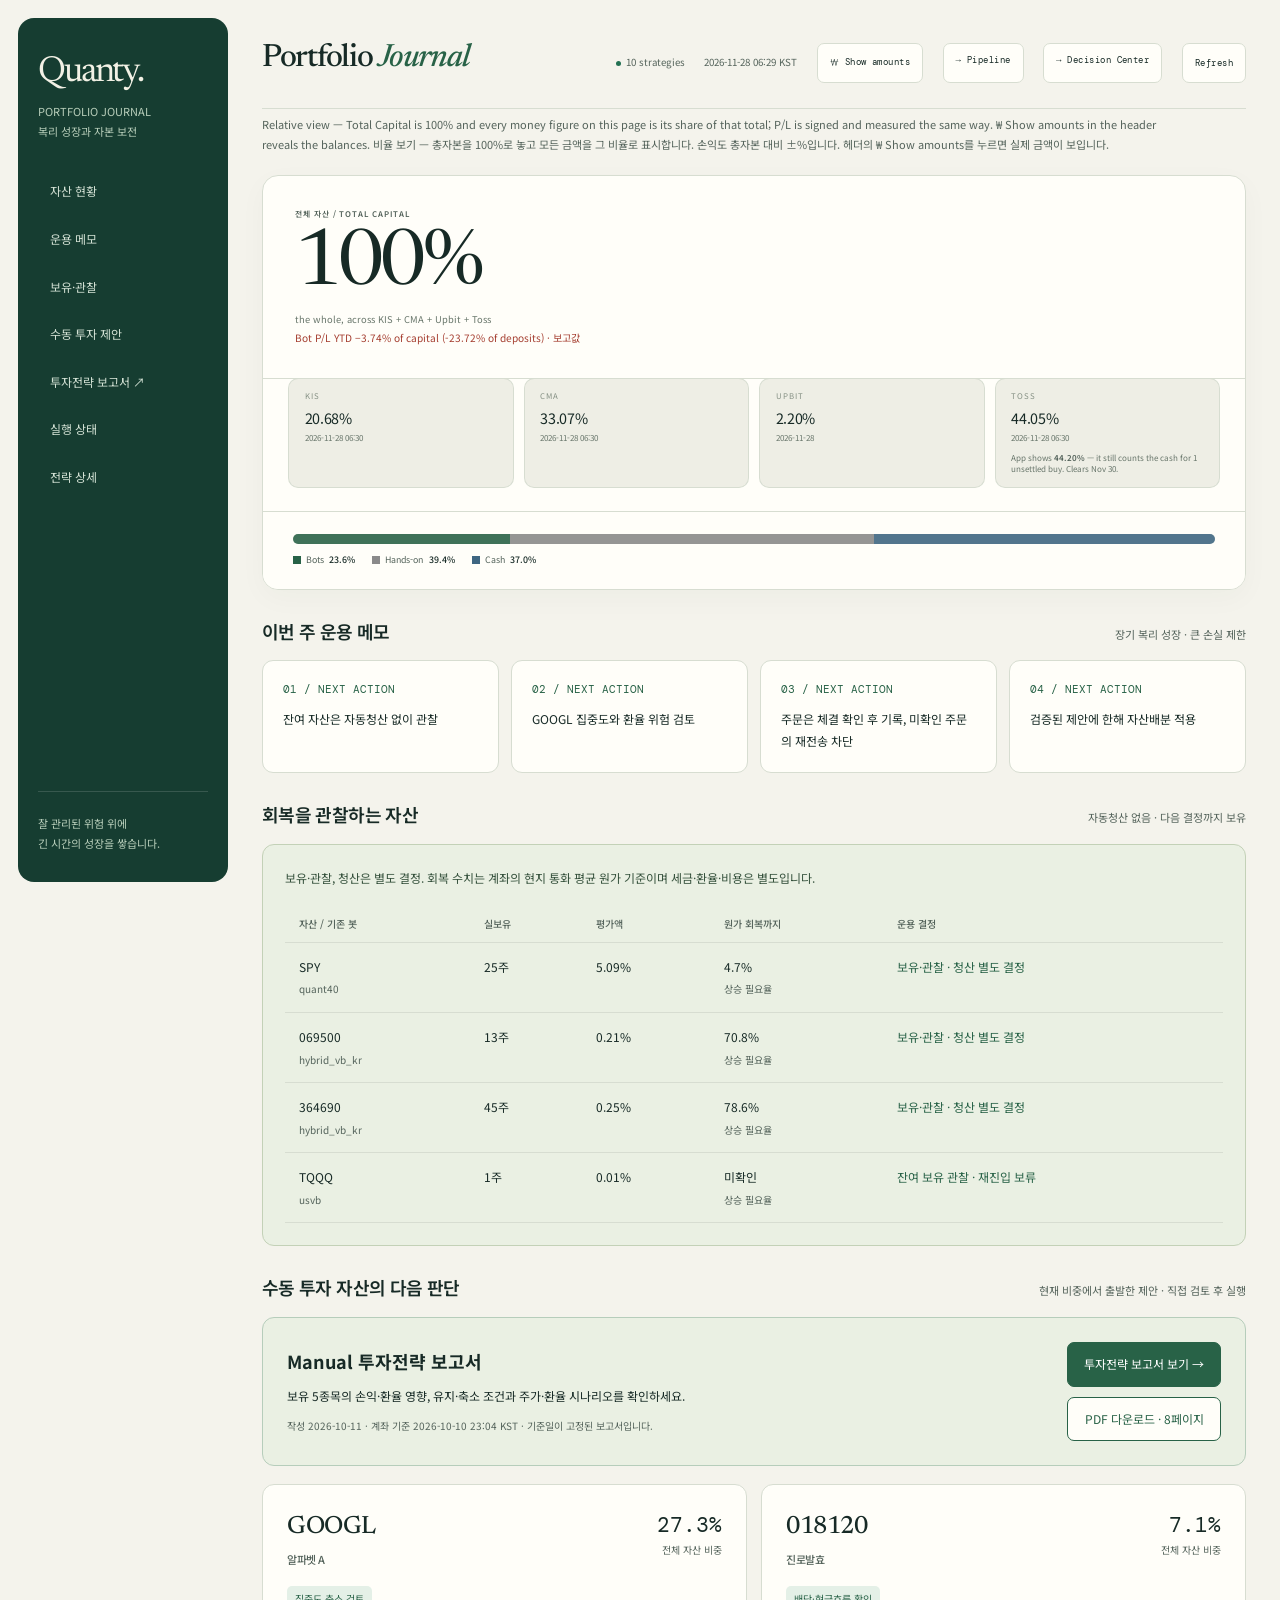
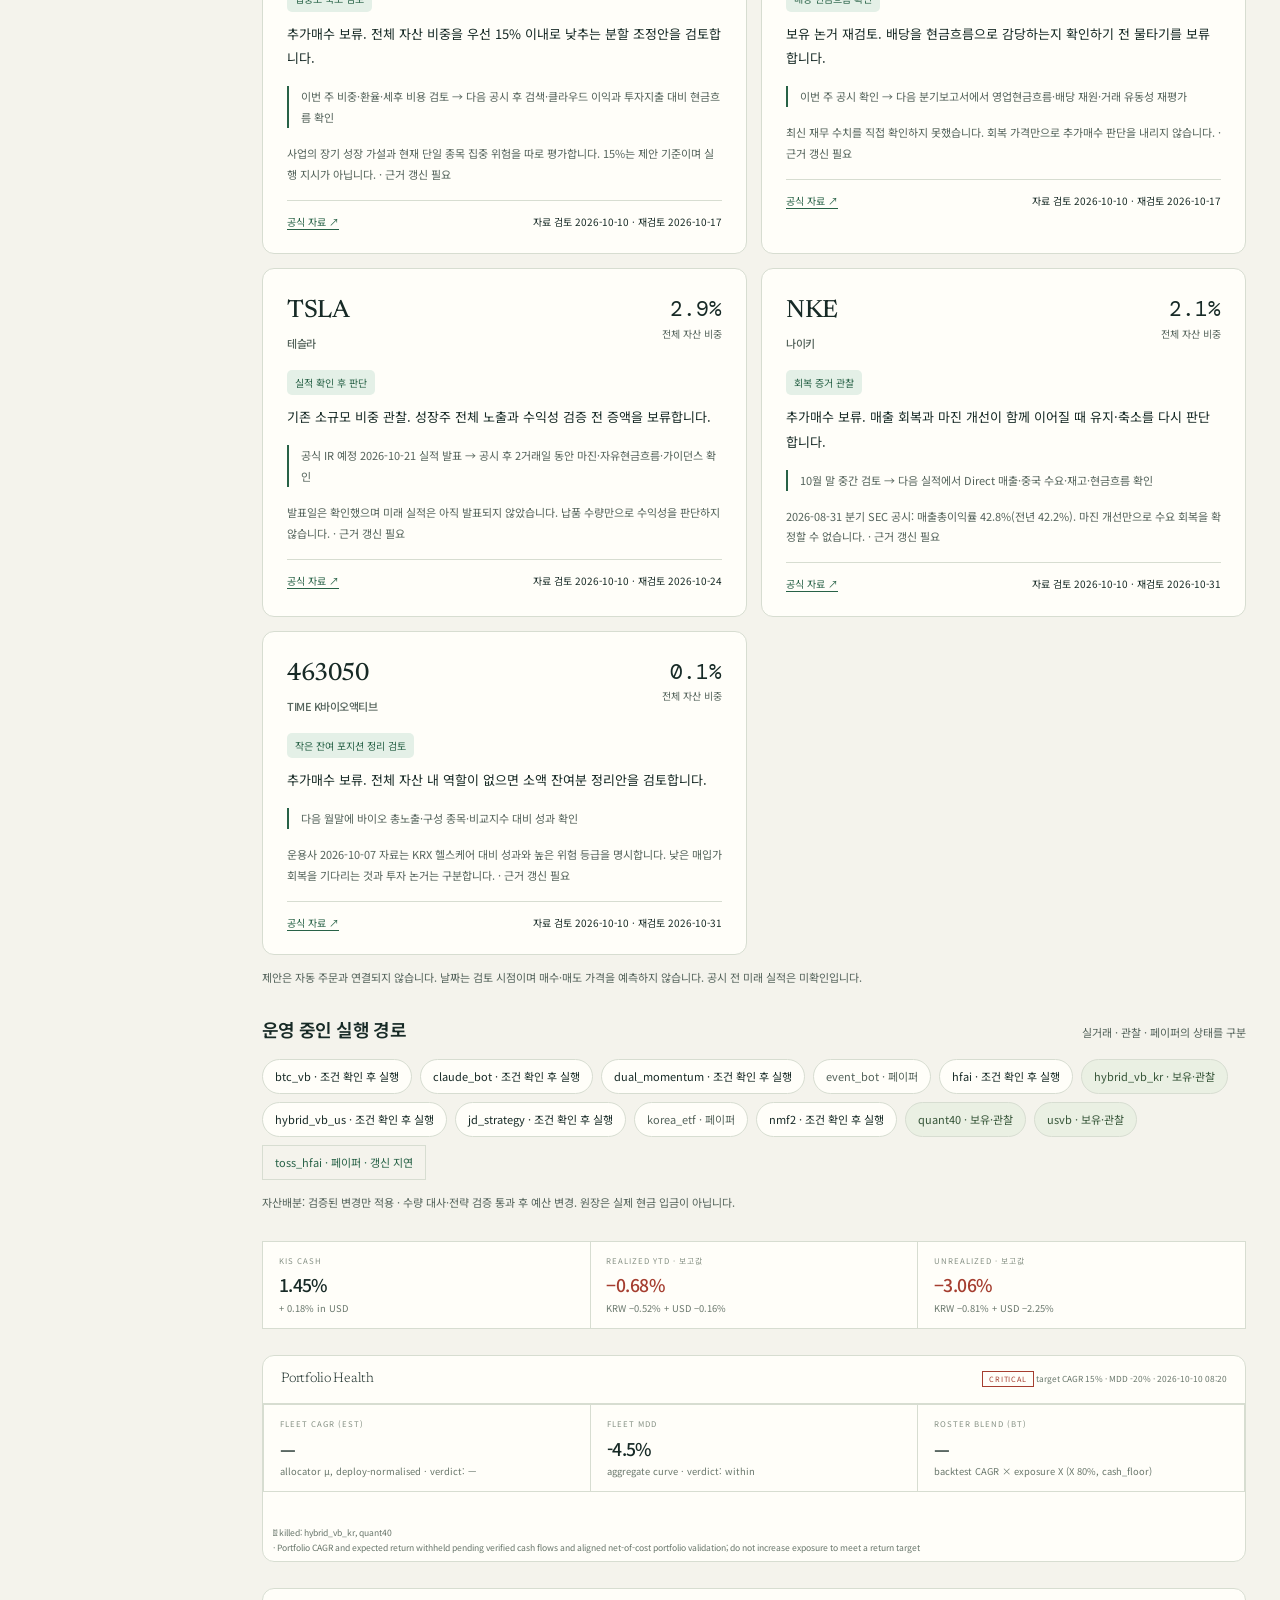
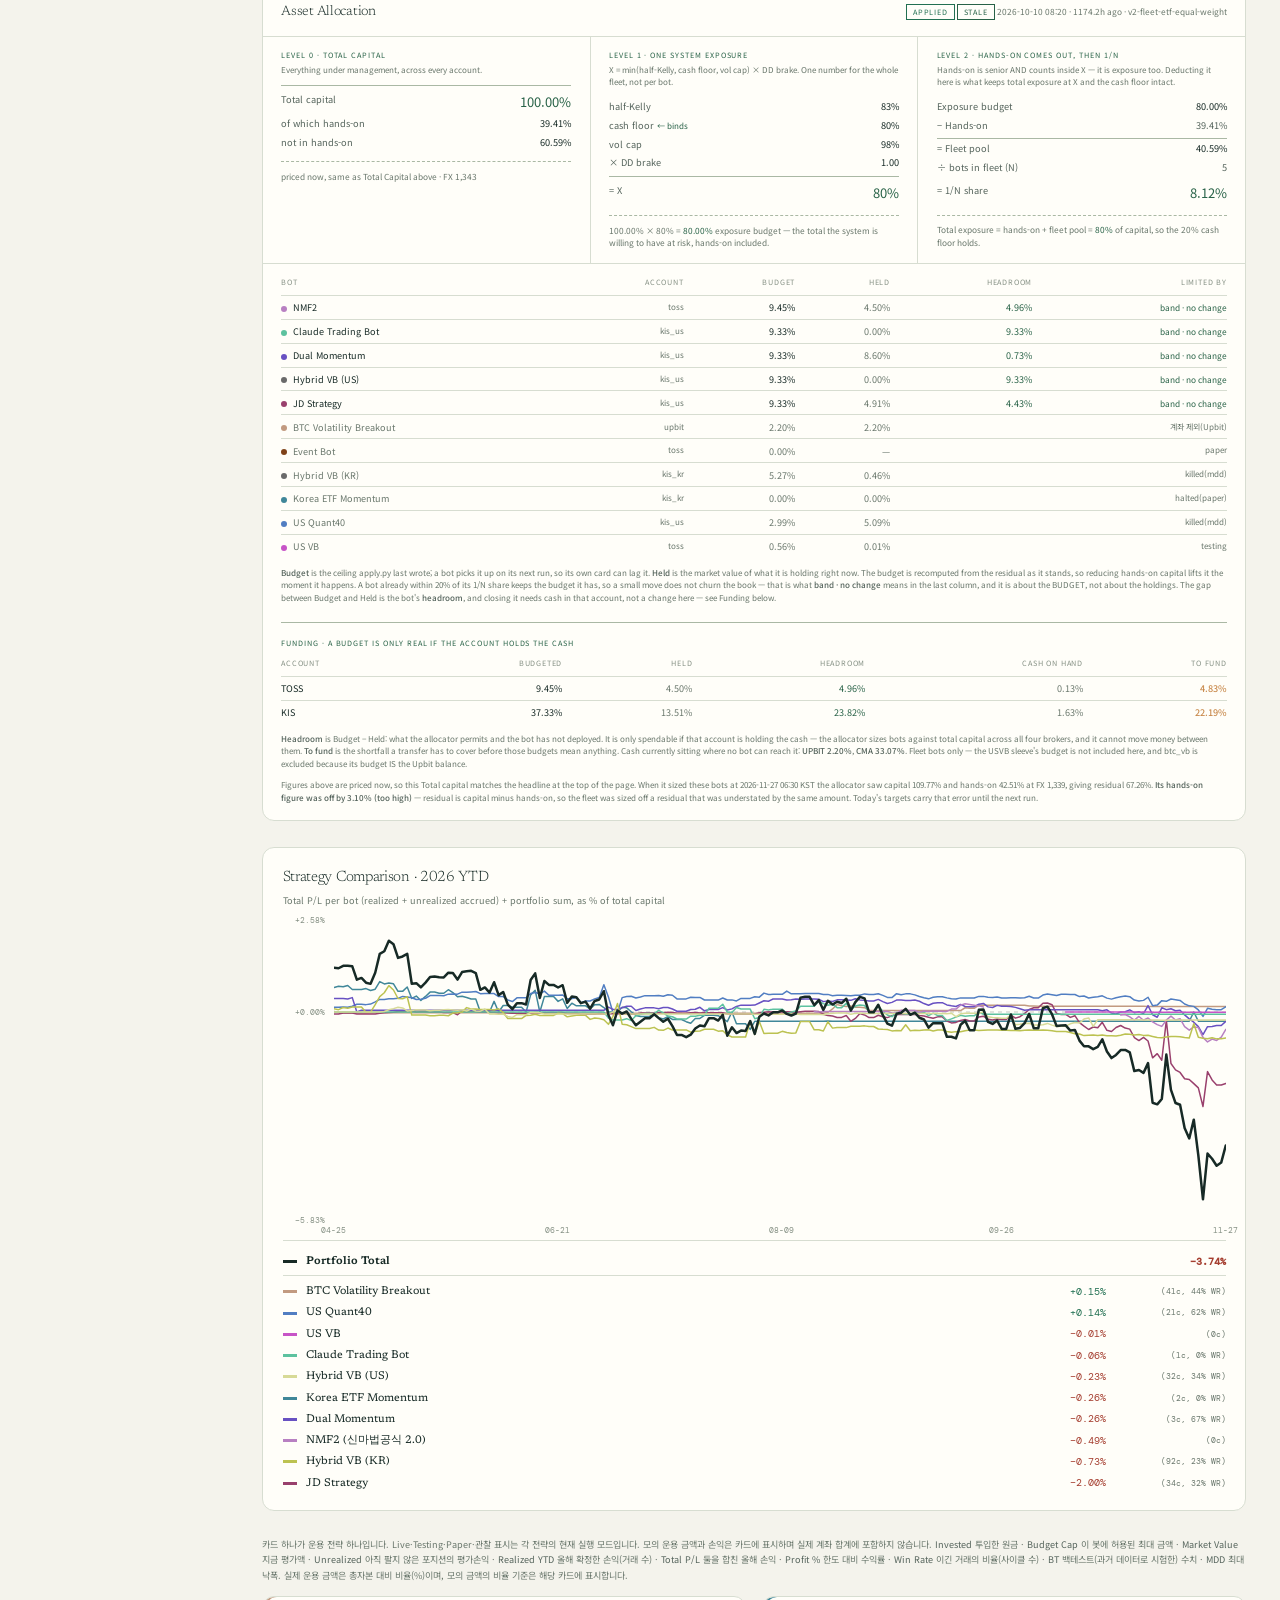
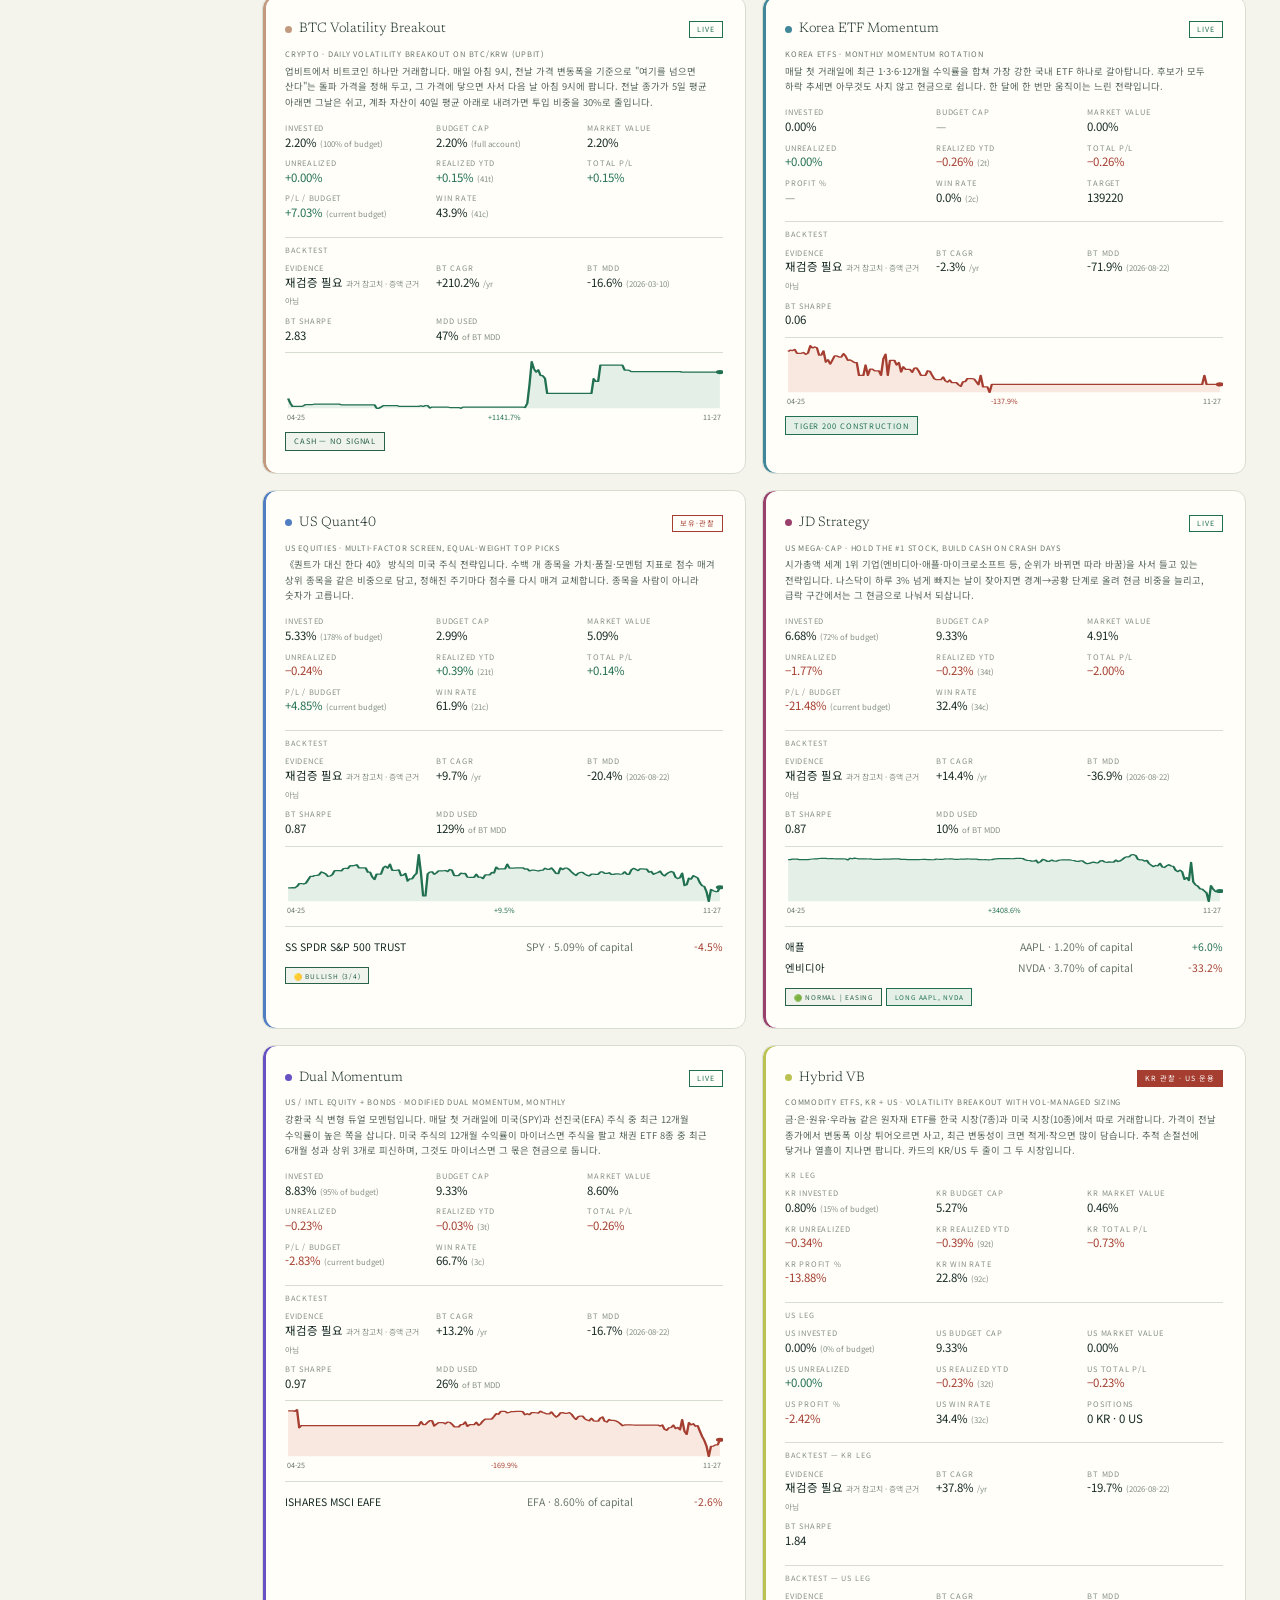
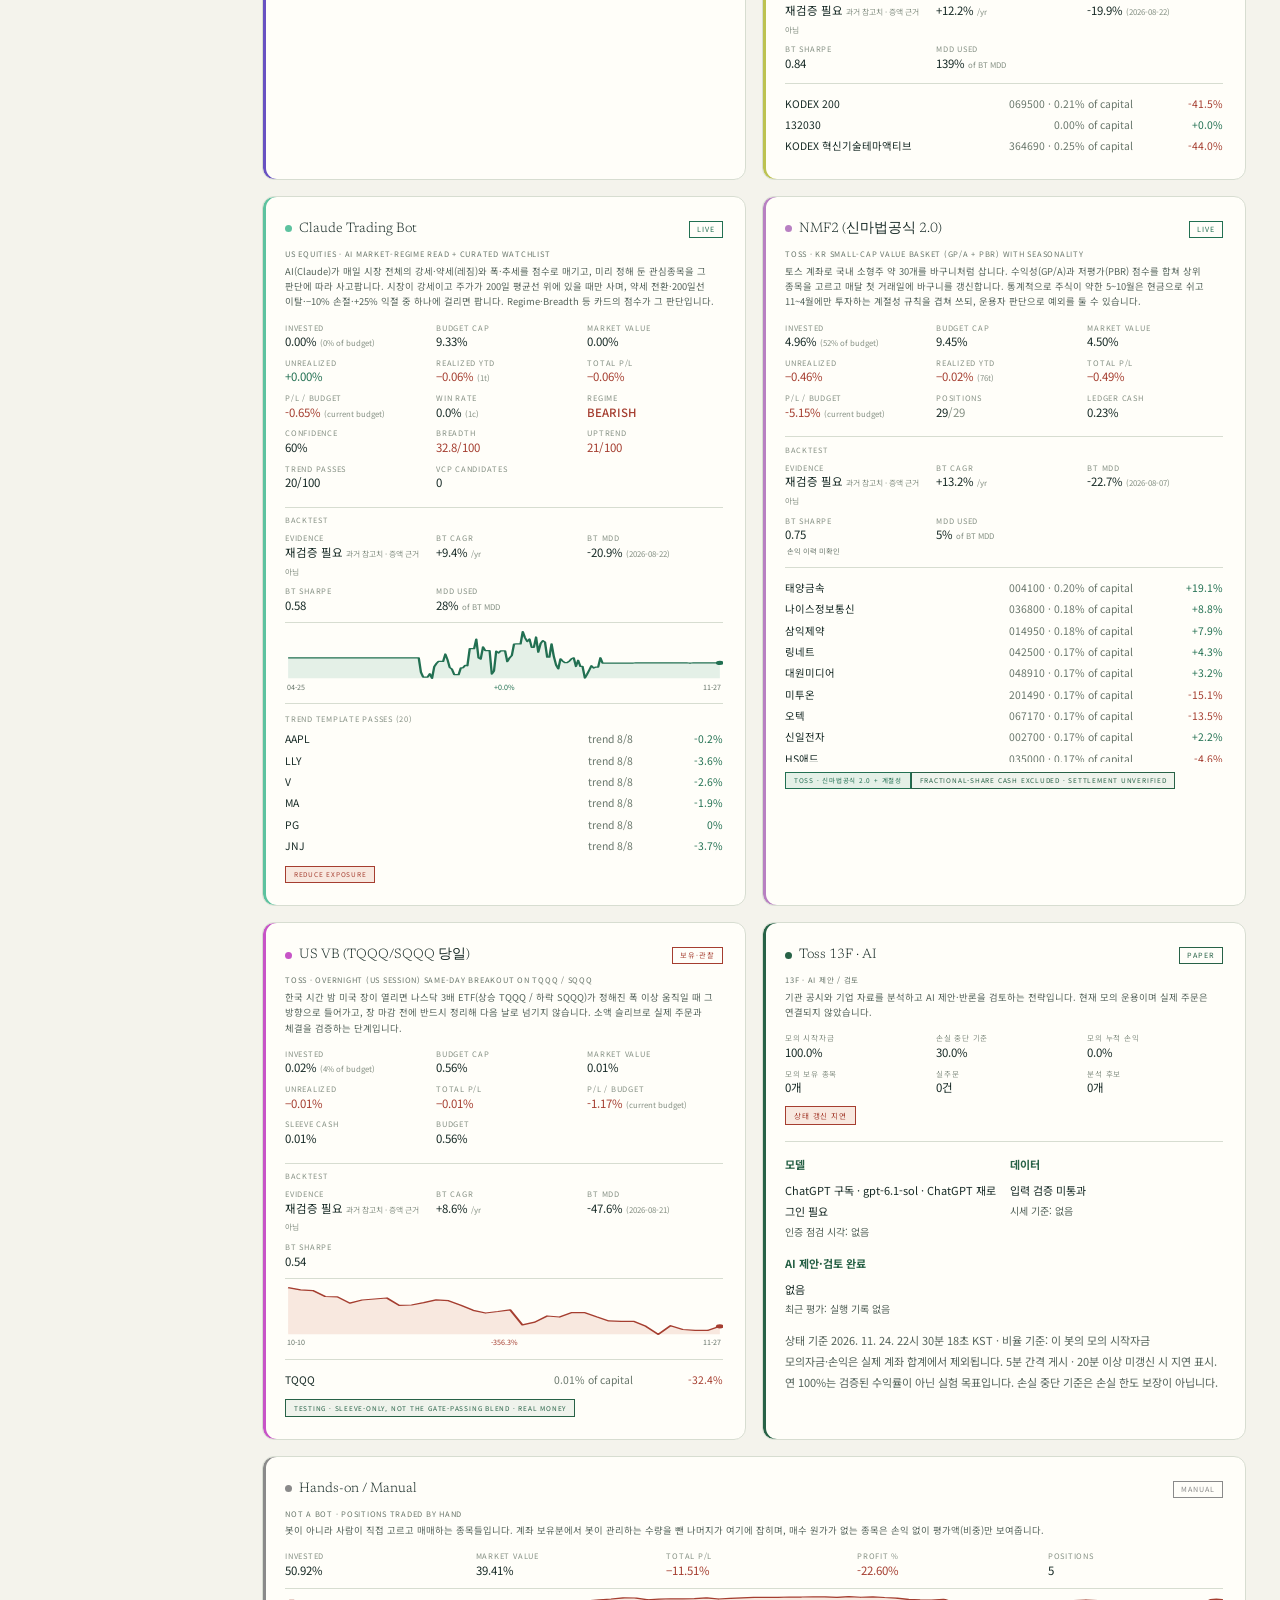
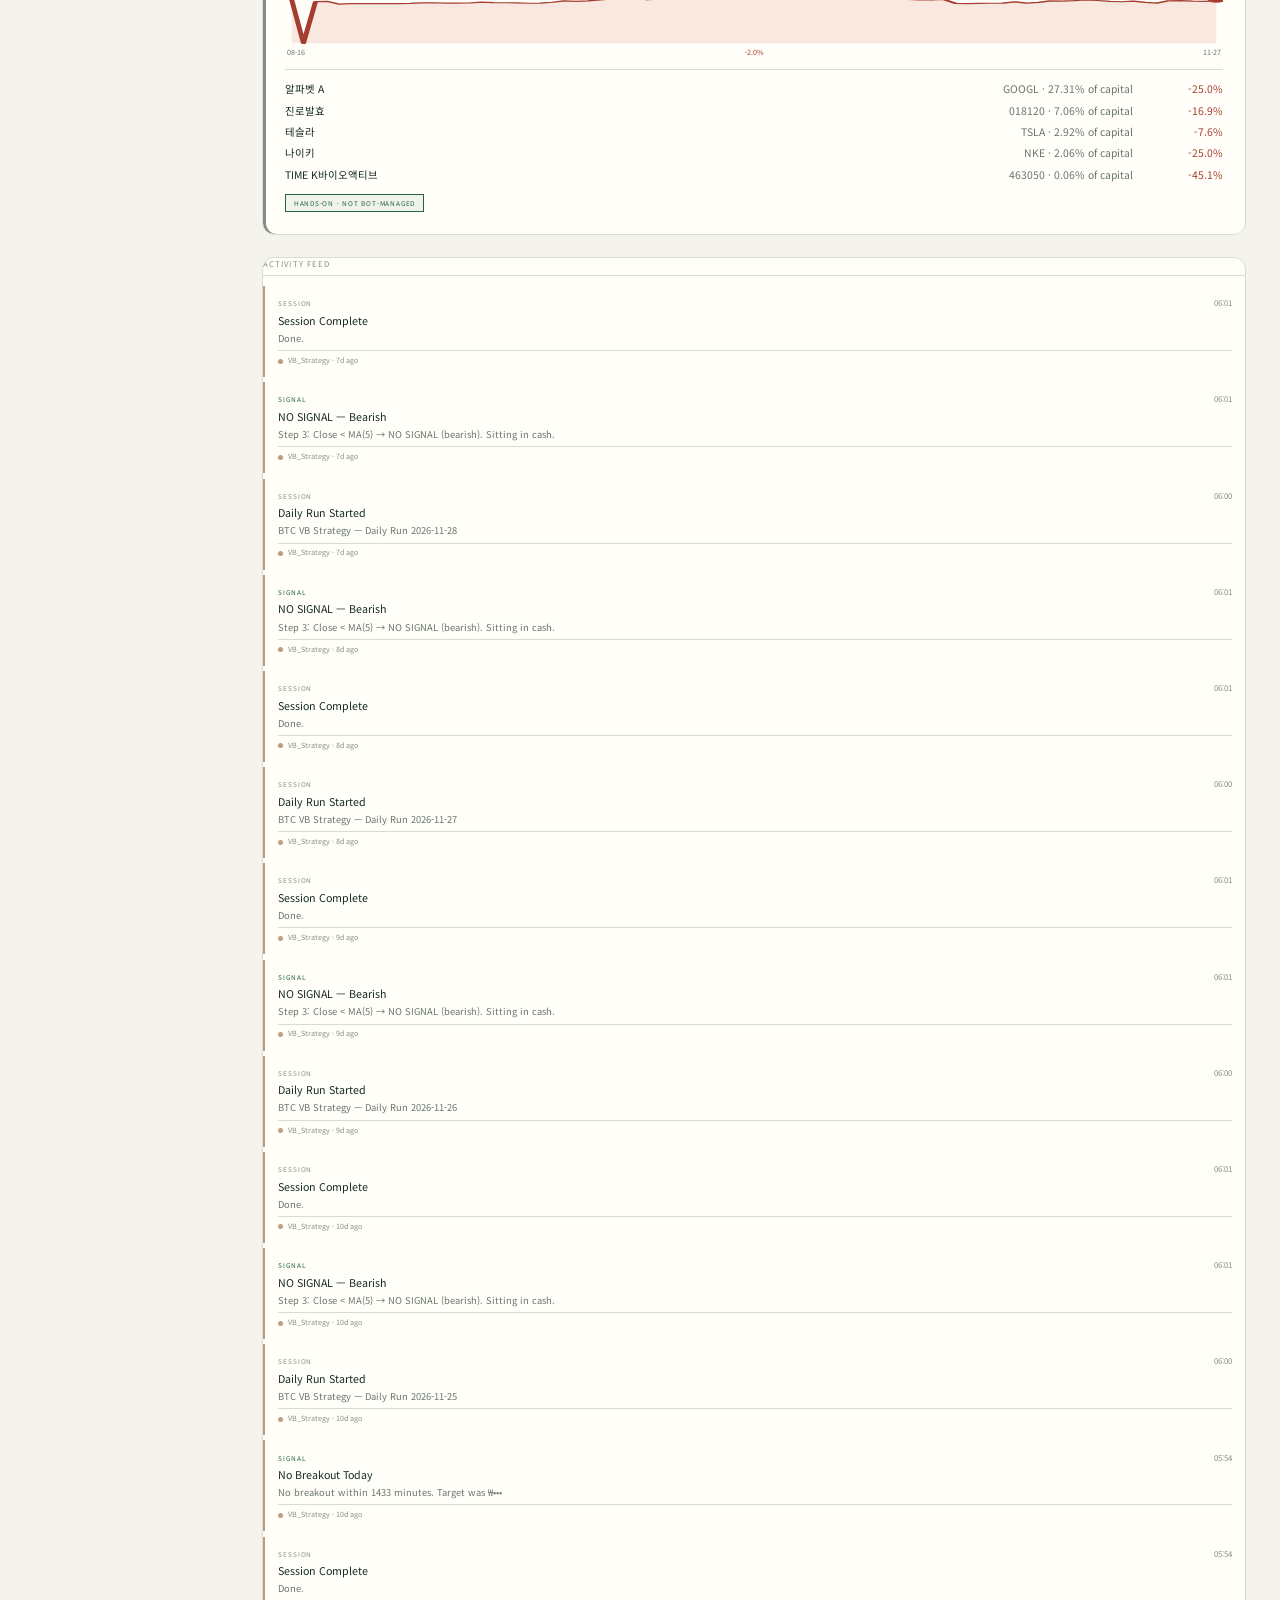
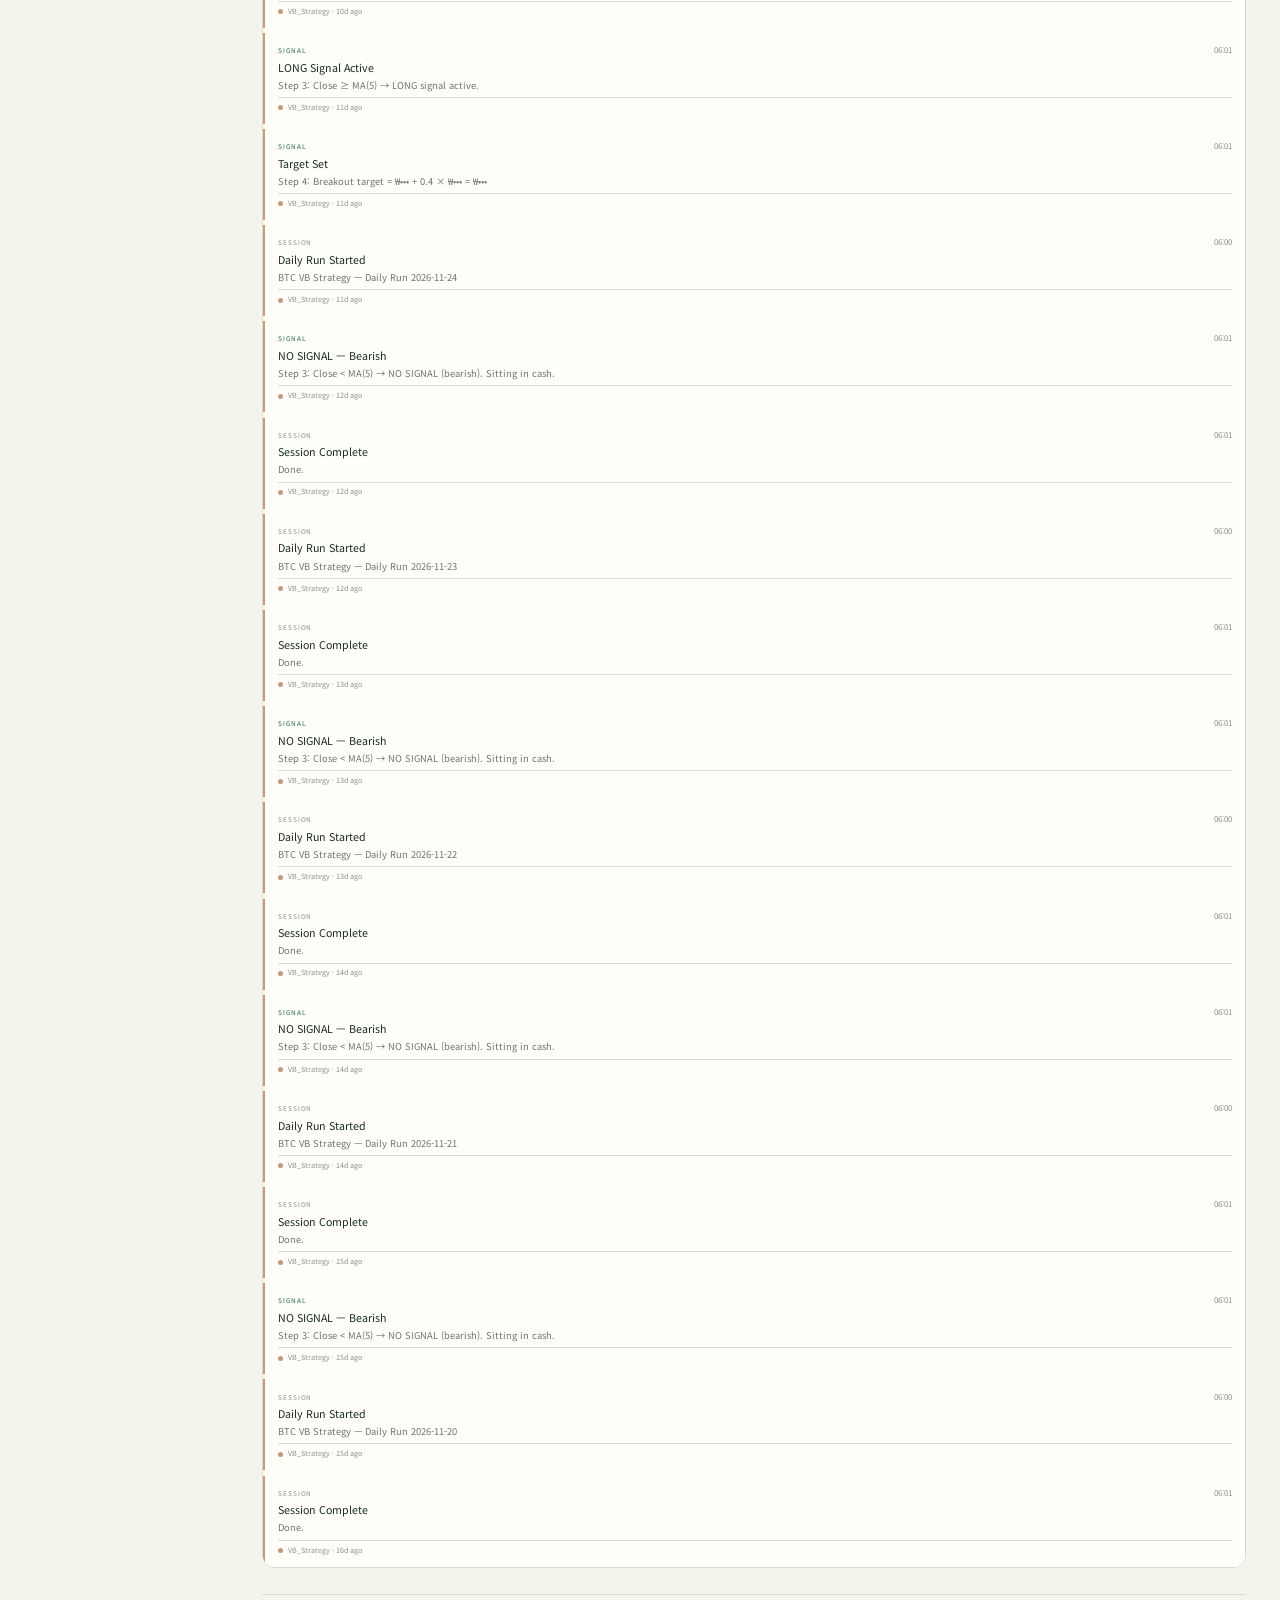
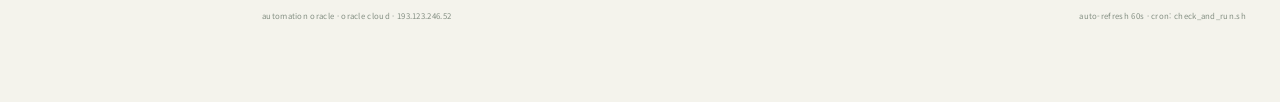
<file: docs/index.html>
<!DOCTYPE html>
<html lang="ko">
<head>
<meta charset="UTF-8">
<meta name="viewport" content="width=device-width, initial-scale=1.0, viewport-fit=cover">
<title>Quanty · Portfolio Journal</title>
<link rel="icon" href="favicon.svg" type="image/svg+xml">
<link rel="icon" href="favicon.ico" sizes="48x48">
<link rel="apple-touch-icon" href="apple-touch-icon.png">
<meta name="theme-color" content="#08080a">
<link rel="preconnect" href="https://fonts.googleapis.com">
<link href="https://fonts.googleapis.com/css2?family=DM+Mono:ital,wght@0,300;0,400;0,500;1,300&family=Newsreader:ital,opsz,wght@0,6..72,300;1,6..72,300&display=swap" rel="stylesheet">
<style>
/* ══════════════════════════════════════════════════════
   ORACLE DASHBOARD
   Aesthetic: Dark brutalist-minimal. Monochrome canvas,
   single amber accent. Newsreader serif for hierarchy,
   DM Mono for data. Dense but breathable.
   ══════════════════════════════════════════════════════ */

*, *::before, *::after { margin: 0; padding: 0; box-sizing: border-box; }

:root {
  --bg: #08080a;
  /* Surfaces are translucent so the chrome backdrop drifts THROUGH the page
     rather than only around it. 0.82 over a backdrop whose own peak luminance
     is held near #1a1c22 keeps every panel within a couple of points of the
     old flat #0e0e11 — the sheen has to be visible on six-figure numbers
     without ever competing with them. */
  --s1: rgba(14, 14, 17, 0.82);
  --s2: rgba(22, 22, 27, 0.88);
  --s3: rgba(26, 26, 31, 0.9);
  --s4: rgba(34, 34, 40, 0.9);
  --border: rgba(52, 52, 62, 0.55);
  --border-h: #2a2a32;
  --tx: #e2ded8;
  --tx2: #8a857e;
  --tx3: #55524d;
  --tx4: #333130;
  --accent: #c9a24d;
  --accent-d: #c9a24d18;
  --g: #3a8a5a;
  --g-bg: #3a8a5a10;
  --r: #a84848;
  --r-bg: #a8484810;
  --blue: #4a78a8;
  --purple: #7a68a8;
  --mono: 'DM Mono', 'SF Mono', 'Menlo', monospace;
  --serif: 'Newsreader', 'Georgia', serif;
  --safe-b: env(safe-area-inset-bottom, 0px);
}

html { font-size: 13px; }

body {
  background: var(--bg);
  color: var(--tx);
  font-family: var(--mono);
  font-weight: 300;
  line-height: 1.55;
  min-height: 100dvh;
  -webkit-font-smoothing: antialiased;
  padding-bottom: var(--safe-b);
}

/* Grain */
body::after {
  content: '';
  position: fixed;
  inset: 0;
  background-image: url("data:image/svg+xml,%3Csvg viewBox='0 0 512 512' xmlns='http://www.w3.org/2000/svg'%3E%3Cfilter id='n'%3E%3CfeTurbulence type='fractalNoise' baseFrequency='0.75' numOctaves='4' stitchTiles='stitch'/%3E%3C/filter%3E%3Crect width='100%25' height='100%25' filter='url(%23n)' opacity='0.025'/%3E%3C/svg%3E");
  pointer-events: none;
  z-index: 9999;
}

/* ── Chrome backdrop ──
   A drifting metallic sheen. It is painted into a deliberately TINY buffer
   (see startBackdrop()) and stretched across the viewport, so the softness is
   the browser's own bilinear upscale rather than a per-pixel blur — the whole
   effect costs a few hundred pixels of fill per frame.

   It sits BEHIND translucent panels rather than in the gutters, because at the
   1440px shell cap a wide screen has no gutters and the effect would be
   invisible on exactly the monitor it was asked for. */
#bgfx {
  position: fixed;
  inset: 0;
  width: 100%;
  height: 100%;
  z-index: 0;
  pointer-events: none;
  display: block;
}

/* Brushed-metal micro-streaks. Deliberately STATIC: the drift already comes
   from the canvas, and animating the grain too reads as a failing panel
   rather than as metal. */
#bgfx-brush {
  position: fixed;
  inset: 0;
  z-index: 0;
  pointer-events: none;
  background: repeating-linear-gradient(
    102deg,
    transparent 0 2px,
    rgba(214, 222, 236, 0.028) 2px 3px,
    transparent 3px 7px);
}

/* Everything the page draws rides above the backdrop. */
.shell { position: relative; z-index: 1; }

a { color: var(--accent); text-decoration: none; }

.shell {
  max-width: 1440px;
  margin: 0 auto;
  padding: 1.8rem 2.5rem;
}

/* ── Loading State ── */
.loading-state {
  display: flex;
  align-items: center;
  justify-content: center;
  min-height: 60vh;
  flex-direction: column;
  gap: 1rem;
}

.loading-state .spinner {
  width: 20px;
  height: 20px;
  border: 1.5px solid var(--border);
  border-top-color: var(--accent);
  border-radius: 50%;
  animation: spin 0.8s linear infinite;
}

@keyframes spin { to { transform: rotate(360deg); } }

.loading-state span { color: var(--tx3); font-size: 0.8rem; }

/* ── Header ── */
.hdr {
  display: flex;
  justify-content: space-between;
  align-items: baseline;
  padding-bottom: 1.2rem;
  border-bottom: 1px solid var(--border);
  margin-bottom: 2rem;
}

.hdr h1 {
  font-family: var(--serif);
  font-weight: 300;
  font-size: 1.6rem;
  letter-spacing: -0.03em;
}

.hdr h1 em { font-style: italic; color: var(--accent); }

.hdr-right {
  display: flex;
  gap: 1.5rem;
  align-items: center;
}

.live-dot {
  width: 5px; height: 5px;
  border-radius: 50%;
  background: var(--g);
  display: inline-block;
  margin-right: 0.4rem;
  animation: blink 2.5s ease infinite;
}

@keyframes blink { 0%,100%{opacity:1} 50%{opacity:0.3} }

.hdr-meta { font-size: 0.75rem; color: var(--tx3); }

.refresh-btn {
  background: none;
  border: 1px solid var(--border);
  color: var(--tx3);
  font-family: var(--mono);
  font-size: 0.7rem;
  padding: 0.3rem 0.7rem;
  cursor: pointer;
  transition: all 0.2s;
  letter-spacing: 0.05em;
}

.refresh-btn:hover { border-color: var(--accent); color: var(--accent); }

/* ── View mode ──
   The page opens in RELATIVE view: Total Capital is 100% and every money
   figure is its share of that, so the page can be shown to someone without
   showing the balances. The header button flips to amounts; the choice is
   remembered per browser, never carried in the URL. */
.view-btn.on { border-color: var(--accent); color: var(--accent); }
.view-note {
  font-size: 0.68rem;
  color: var(--tx3);
  line-height: 1.6;
  margin: -1.2rem 0 1.6rem;
}
.view-note b { color: var(--tx2); font-weight: 400; }

/* ── Bot explainer ──
   One plain paragraph per card for a reader who did not build these bots:
   an English line naming the mechanism, then the Korean explanation. */
.strat-desc {
  font-size: 0.72rem;
  color: var(--tx2);
  line-height: 1.65;
  margin: -0.2rem 0 0.9rem;
  word-break: keep-all;
}
.strat-desc .strat-tag {
  display: block;
  font-size: 0.58rem;
  text-transform: uppercase;
  letter-spacing: 0.1em;
  color: var(--tx3);
  margin-bottom: 0.25rem;
}
.strats-intro {
  font-size: 0.7rem;
  color: var(--tx3);
  line-height: 1.7;
  margin-bottom: 1rem;
  word-break: keep-all;
}
.strats-intro b { color: var(--tx2); font-weight: 400; }

/* ── Metric Strip ── */
 /* Hairlines are drawn by each CELL's box-shadow bleeding into the 1px gap,
    not by letting a --border container show through it. With the old
    technique any grid area without a cell in it — a 7th tile wrapping under a
    row of six — painted as a solid grey block that read as a panel that had
    failed to load. Shadows only exist where a cell exists, so a short last
    row is now just surface. The same fix is applied to .hero-accts. */
.strip {
  display: grid;
  grid-template-columns: repeat(3, 1fr);
  gap: 1px;
  background: var(--s1);
  border: 1px solid var(--border);
  margin-bottom: 2rem;
}

.strip .cell {
  background: var(--s1);
  box-shadow: 0 0 0 1px var(--border);
  padding: 1rem 1.2rem;
}

.strip .cell:hover { background: var(--s2); }

.cell .lbl {
  font-size: 0.6rem;
  text-transform: uppercase;
  letter-spacing: 0.13em;
  color: var(--tx4);
  margin-bottom: 0.35rem;
}

.cell .val {
  font-size: 1.35rem;
  font-weight: 500;
  letter-spacing: -0.03em;
  white-space: nowrap;
}

.cell .sub {
  font-size: 0.72rem;
  color: var(--tx3);
  margin-top: 0.15rem;
}

.up { color: var(--g); }
.dn { color: var(--r); }
.amber { color: var(--accent); }

/* ── Total-Capital Hero ──
   Named "Total Capital", not "Total Investments": ~44% of this figure is cash,
   so "investments" was simply wrong, and the allocation panel below derives
   everything from the same number under the name Total capital. One number
   with two names on one page is a number the reader has to reconcile.
   The JSON key stays `totals.investments_krw` — four test files, two fixtures
   and notify_discord.py read it, and none of that is worth churning for a label.

   Row A total (KIS+Upbit+Toss) / Row B per-account tiles / Row C bots-manual-cash
   split. Everything it reads is additive JSON (data.totals, data.accounts): when
   an older generator publishes without them the whole block is skipped and the
   metric strip below is unchanged. */
.hero {
  border: 1px solid var(--border);
  background: var(--s1);
  margin-bottom: 2rem;
}

.hero-top { padding: 1.4rem 1.4rem 1.2rem; }

.hero-lbl {
  font-size: 0.6rem;
  text-transform: uppercase;
  letter-spacing: 0.18em;
  color: var(--tx4);
  margin-bottom: 0.55rem;
}

.hero-val {
  font-family: var(--serif);
  font-size: 2.6rem;
  font-weight: 300;
  line-height: 1;
  letter-spacing: -0.03em;
}

.hero-sub { font-size: 0.72rem; color: var(--tx3); margin-top: 0.55rem; }
.hero-pnl { font-size: 0.78rem; margin-top: 0.3rem; }

/* Four accounts, four columns. It was three, so Toss wrapped alone onto a
   second row beside a grey ghost cell two thirds of the panel wide. */
.hero-accts {
  display: grid;
  grid-template-columns: repeat(4, 1fr);
  gap: 1px;
  background: var(--s1);
  border-top: 1px solid var(--border);
}

.hero-acct {
  background: var(--s1);
  box-shadow: 0 0 0 1px var(--border);
  padding: 0.9rem 1.2rem;
}
.hero-acct.stale .a-val { color: var(--tx3); }

.hero-acct .a-name {
  display: flex;
  align-items: center;
  gap: 0.45rem;
  font-size: 0.6rem;
  text-transform: uppercase;
  letter-spacing: 0.13em;
  color: var(--tx4);
}

.hero-acct .a-val {
  font-size: 1.1rem;
  margin-top: 0.35rem;
  letter-spacing: -0.02em;
  white-space: nowrap;
}

.hero-acct .a-meta { font-size: 0.62rem; color: var(--tx3); margin-top: 0.2rem; }
/* The broker app and this tile can legitimately disagree while a trade is still
   settling. This line says so on the tile, rather than leaving the reader to
   discover the gap in their app and assume the page is broken. */
.hero-acct .a-settle {
  font-size: 0.62rem; line-height: 1.35; margin-top: 0.35rem;
  padding-top: 0.35rem; border-top: 1px dashed var(--bd);
  color: var(--tx3);
}
.hero-acct .a-settle b { color: var(--tx2); font-weight: 600; }

.badge-stale {
  font-size: 0.5rem;
  letter-spacing: 0.1em;
  padding: 0 0.3rem;
  border: 1px solid var(--r);
  color: var(--r);
}

.hero-split { padding: 1.1rem 1.4rem 1.3rem; border-top: 1px solid var(--border); }

.split-bar { display: flex; height: 10px; background: var(--s3); overflow: hidden; }
.split-seg { height: 100%; }

.split-legend {
  display: flex;
  flex-wrap: wrap;
  gap: 1.3rem;
  margin-top: 0.7rem;
  font-size: 0.68rem;
  color: var(--tx2);
}

.split-legend .sl { display: flex; align-items: baseline; gap: 0.4rem; }
.split-legend b { color: var(--tx); font-weight: 500; }
.split-sw { width: 8px; height: 8px; align-self: center; }

.recon-warn { color: var(--r); font-size: 0.66rem; margin-top: 0.6rem; }

/* ── Asset allocation — the layer ABOVE the bots ──
   The bots never choose their own size; this layer does, and the bots only read
   the budget it writes. That inversion is the governance model, and it used to
   be invisible on this page: you could see what each bot DID with its money and
   never see who decided the amount. Placed above the bot grid on purpose —
   capital is allocated before it is traded. */
.alloc { background: var(--s1); border: 1px solid var(--border); margin-bottom: 2rem; }

.alloc-hd {
  display: flex; justify-content: space-between; align-items: baseline;
  gap: 1rem; flex-wrap: wrap;
  padding: 1rem 1.4rem; border-bottom: 1px solid var(--border);
}
.alloc-hd h2 {
  font-family: var(--serif); font-weight: 300;
  font-size: 1.05rem; letter-spacing: -0.02em;
}
.alloc-hd .meta { font-size: 0.64rem; color: var(--tx3); }
.alloc-badge {
  font-size: 0.56rem; letter-spacing: 0.12em; text-transform: uppercase;
  padding: 0.15rem 0.45rem; border: 1px solid var(--border-h); color: var(--tx2);
}
.alloc-badge.ok   { border-color: var(--g); color: var(--g); }
.alloc-badge.warn { border-color: var(--accent); color: var(--accent); }
.alloc-badge.crit { border-color: var(--r); color: var(--r); }

.alloc-levels {
  display: grid; grid-template-columns: repeat(auto-fit, minmax(230px, 1fr));
  gap: 1px; background: var(--border);
}
.alloc-lv { background: var(--s1); padding: 1.05rem 1.4rem; }
.alloc-lv .lv-tag {
  font-size: 0.56rem; letter-spacing: 0.13em; text-transform: uppercase;
  color: var(--accent); margin-bottom: 0.15rem;
}
.alloc-lv .lv-sub { font-size: 0.62rem; color: var(--tx3); margin-bottom: 0.7rem; line-height: 1.5; }
.alloc-row { display: flex; justify-content: space-between; gap: 0.8rem; font-size: 0.71rem; padding: 0.17rem 0; }
.alloc-row .k { color: var(--tx2); }
.alloc-row .v { color: var(--tx); white-space: nowrap; }
.alloc-row.big { padding-top: 0.45rem; }
.alloc-row.big .v { font-size: 1rem; color: var(--accent); }
.alloc-row.minus .v { color: var(--tx2); }

.alloc-bots { border-top: 1px solid var(--border); padding: 1rem 1.4rem 1.2rem; overflow-x: auto; }
.alloc-tbl { width: 100%; border-collapse: collapse; font-size: 0.7rem; min-width: 620px; }
.alloc-tbl th {
  text-align: right; font-weight: 400; font-size: 0.56rem; letter-spacing: 0.11em;
  text-transform: uppercase; color: var(--tx4); padding: 0 0 0.5rem;
}
.alloc-tbl th:first-child, .alloc-tbl td:first-child { text-align: left; }
.alloc-tbl td { text-align: right; padding: 0.34rem 0; border-top: 1px solid var(--border); }
.alloc-tbl td + td, .alloc-tbl th + th { padding-left: 1rem; }
.alloc-tbl tr.out td { color: var(--tx3); }
.alloc-tbl .why { font-size: 0.62rem; color: var(--tx3); }
.alloc-note { font-size: 0.62rem; color: var(--tx3); margin-top: 0.7rem; line-height: 1.55; }

/* Three levels or one, never two — auto-fit lands on two columns around
   500px and leaves Level 2 beside an empty cell that reads as a missing
   panel. The levels are a sequence (capital -> exposure -> per bot), so
   stacking them keeps the reading order intact. */
.alloc-lv .lv-foot {
  margin-top: 0.75rem; padding-top: 0.6rem; border-top: 1px dashed var(--border-h);
  font-size: 0.64rem; color: var(--tx3); line-height: 1.55;
}
.alloc-lv .lv-foot b { color: var(--accent); font-weight: 400; }
.alloc-row.eq { border-top: 1px solid var(--border-h); margin-top: 0.3rem; }
.alloc-row .bind { color: var(--accent); font-weight: 400; font-size: 0.62rem; }
.alloc-tbl td.dim { color: var(--tx3); }
.alloc-tbl .lim { color: var(--accent); font-size: 0.64rem; }
/* Headroom and shortfall are NOT profit and loss, so they must not borrow the
   red/green semantics — a ₩96M funding gap in loss-red reads as ₩96M lost.
   Amber = "your move"; the deeper amber-red = "your move, and it is blocking". */
.alloc-tbl td.gap { color: var(--accent); }
.alloc-tbl td.short { color: #c98a4d; font-weight: 500; }

.fund { margin-top: 1.4rem; padding-top: 1.1rem; border-top: 1px solid var(--border-h); }
.fund-hd {
  font-size: 0.56rem; letter-spacing: 0.13em; text-transform: uppercase;
  color: var(--accent); margin-bottom: 0.7rem;
}
.alloc-note b { color: var(--tx2); font-weight: 500; }
@media (max-width: 900px) {
  .alloc-levels { grid-template-columns: 1fr; }
}

/* ── Grid ── */
.grid {
  display: grid;
  grid-template-columns: 1fr 360px;
  gap: 2rem;
}

/* ── Strategy Rows ── */
.strats { display: flex; flex-direction: column; gap: 1px; background: var(--border); }

.strat {
  background: var(--s1);
  padding: 1.3rem 1.4rem;
  transition: background 0.2s;
}

.strat:hover { background: var(--s2); }

.strat-top {
  display: flex;
  justify-content: space-between;
  align-items: baseline;
  margin-bottom: 0.8rem;
}

.strat-name {
  font-family: var(--serif);
  font-size: 1.05rem;
  font-weight: 300;
}

.tag {
  font-size: 0.55rem;
  text-transform: uppercase;
  letter-spacing: 0.14em;
  padding: 0.15rem 0.55rem;
  border: 1px solid var(--border-h);
  color: var(--tx3);
}

.tag.live { border-color: var(--g); color: var(--g); }
.tag.paper { border-color: var(--accent); color: var(--accent); }
.tag.stale { border-color: var(--r); color: var(--r); }
.tag.manual { border-color: #8a8a8a; color: #8a8a8a; }
/* Real money, real fills, but a sleeve-only configuration that is NOT the one
   that passed the promotion gates. "Live" overstates it and "Paper" is simply
   false — the card used to claim both at once. */
.tag.testing { border-color: var(--purple); color: var(--purple); }
/* MDD kill switch fired: live drawdown breached the bot's own backtest MDD
   (asset_mgmt/portfolio_model.py). Solid red fill, not just an outline —
   this is the one badge that means "stopped by policy", not a mode or a
   feed-health note. */
.tag.killed { border-color: var(--r); color: #fff; background: var(--r); }

/* Hands-on sleeve: same card, no bot colour — it is Jae's own hand, not a bot. */
.strat.manual { box-shadow: inset 2px 0 0 #8a8a8a; }

.strat-grid {
  display: grid;
  grid-template-columns: repeat(auto-fill, minmax(140px, 1fr));
  gap: 0.45rem 1.2rem;
}

.sg-lbl {
  font-size: 0.58rem;
  text-transform: uppercase;
  letter-spacing: 0.1em;
  color: var(--tx4);
}

.sg-val { font-size: 0.88rem; }
.sg-val.bold { font-weight: 500; }

/* Bot identity dot. Same colour as the card rail, chart line and feed. */
.bot-dot {
  display: inline-block; width: 7px; height: 7px; border-radius: 50%;
  margin-right: 0.5rem; vertical-align: middle;
}
.alloc-dot {
  display: inline-block; width: 6px; height: 6px; border-radius: 50%;
  margin-right: 0.45rem; vertical-align: middle;
}

/* Full-width row inside .strat-grid. grid-column: 1/-1 is what forces the
   next field onto a fresh line — Hybrid VB's US leg used to start wherever
   the KR leg happened to stop, so 'KR Win Rate' sat beside 'US Invested' and
   the two halves read as one undifferentiated block. */
.sg-sep {
  grid-column: 1 / -1;
  margin-top: 0.7rem;
  padding-top: 0.55rem;
  border-top: 1px solid var(--border);
  font-size: 0.56rem;
  letter-spacing: 0.13em;
  text-transform: uppercase;
  color: var(--tx4);
}
/* The first separator on a card has nothing above it to divide. */
.strat-grid > .sg-sep:first-child { margin-top: 0; padding-top: 0; border-top: 0; }

/* Holdings table */
.holds {
  margin-top: 0.8rem;
  padding-top: 0.7rem;
  border-top: 1px solid var(--border);
}

.hold-row {
  display: flex;
  justify-content: space-between;
  align-items: baseline;
  padding: 0.2rem 0;
  font-size: 0.8rem;
}

.hold-tk { color: var(--tx); min-width: 55px; font-weight: 400; }

/* 종목이 많은 카드(NMF2 30종목, 수동 슬리브)는 잘라내지 않고 스크롤시킨다.
   '+25 more' 로 접어 두면 정작 무엇을 들고 있는지 확인할 수가 없다. */
.holds.scroll { max-height: 15rem; overflow-y: auto; }
.holds.scroll::-webkit-scrollbar { width: 5px; }
.holds.scroll::-webkit-scrollbar-thumb { background: var(--border); border-radius: 3px; }

/* 종목명은 코드보다 길고 한글은 폭이 제각각이라 별도 폭을 준다. */
.hold-nm { color: var(--tx); font-weight: 400; min-width: 6.5rem; max-width: 11rem;
           overflow: hidden; text-overflow: ellipsis; white-space: nowrap; }
.hold-det { color: var(--tx3); flex: 1; text-align: right; padding: 0 0.8rem; overflow: hidden; text-overflow: ellipsis; white-space: nowrap; }
.hold-pl { min-width: 80px; text-align: right; }

/* Signal badge */
.sig {
  display: inline-block;
  font-size: 0.58rem;
  text-transform: uppercase;
  letter-spacing: 0.12em;
  padding: 0.2rem 0.6rem;
  margin-top: 0.7rem;
}

.sig.long { background: var(--g-bg); border: 1px solid var(--g); color: var(--g); }
.sig.cash { background: var(--accent-d); border: 1px solid var(--accent); color: var(--accent); }
.sig.bear { background: var(--r-bg); border: 1px solid var(--r); color: var(--r); }

/* ── Strategy Comparison Chart ── */
.cmp {
  margin-bottom: 2rem;
  padding: 1.4rem 1.5rem;
  background: var(--s1);
  border: 1px solid var(--border);
}
.cmp-hdr { margin-bottom: 1rem; }
.cmp-title {
  font-family: var(--serif);
  font-weight: 300;
  font-size: 1.15rem;
  letter-spacing: -0.02em;
  margin: 0;
}
.cmp-sub {
  font-size: 0.7rem;
  color: var(--tx3);
  margin-top: 0.25rem;
}
.cmp-chart {
  display: flex;
  gap: 0.4rem;
  align-items: stretch;
}
.cmp-y-axis {
  position: relative;
  width: 46px;
  flex-shrink: 0;
  height: 300px;
}
.cmp-y-axis span {
  position: absolute;
  right: 4px;
  font-family: var(--mono);
  font-size: 0.62rem;
  color: var(--tx4);
  transform: translateY(-50%);
  white-space: nowrap;
}
.cmp-plot {
  flex: 1;
  position: relative;
  height: 300px;
}
.cmp-svg {
  width: 100%;
  height: 100%;
  display: block;
}
.cmp-x-axis {
  position: absolute;
  left: 0;
  right: 0;
  top: 100%;
  margin-top: 4px;
  height: 14px;
}
.cmp-x-axis span {
  position: absolute;
  font-family: var(--mono);
  font-size: 0.62rem;
  color: var(--tx4);
  transform: translateX(-50%);
  white-space: nowrap;
}
.cmp-tooltip {
  position: absolute;
  top: 4px;
  background: var(--s3);
  border: 1px solid var(--border-h);
  padding: 0.5rem 0.7rem;
  pointer-events: none;
  z-index: 10;
  min-width: 200px;
}
.cmp-tt-date {
  font-family: var(--mono);
  color: var(--tx2);
  font-size: 0.62rem;
  border-bottom: 1px solid var(--border);
  padding-bottom: 0.3rem;
  margin-bottom: 0.35rem;
}
.cmp-tt-row {
  display: flex;
  align-items: center;
  gap: 0.4rem;
  padding: 0.1rem 0;
  font-family: var(--serif);
  font-size: 0.78rem;
  white-space: nowrap;
}
.cmp-tt-pct {
  font-family: var(--mono);
  margin-left: auto;
  font-size: 0.7rem;
}
.cmp-legend {
  margin-top: 1.6rem;
  padding-top: 0.9rem;
  border-top: 1px solid var(--border);
  display: flex;
  flex-direction: column;
  gap: 0.32rem;
}
.cmp-legend-row {
  display: flex;
  align-items: center;
  gap: 0.7rem;
  font-family: var(--serif);
  font-size: 0.85rem;
}
.cmp-swatch {
  display: inline-block;
  width: 14px;
  height: 3px;
  flex-shrink: 0;
}
.cmp-name { flex: 1; }
.cmp-pct {
  font-family: var(--mono);
  font-size: 0.78rem;
  min-width: 84px;
  text-align: right;
}
.cmp-meta {
  font-family: var(--mono);
  font-size: 0.65rem;
  color: var(--tx3);
  min-width: 110px;
  text-align: right;
}
.cmp-detail {
  font-family: var(--mono);
  font-size: 0.7rem;
  color: var(--tx4);
}

/* ── Sparkline Charts ── */
.sparkline-wrap {
  margin-top: 0.6rem;
  padding-top: 0.5rem;
  border-top: 1px solid var(--border);
}
.sparkline-svg {
  width: 100%;
  height: 50px;
  display: block;
}
.sparkline-meta {
  display: flex;
  justify-content: space-between;
  font-size: 0.55rem;
  color: var(--tx3);
  margin-top: 0.15rem;
  padding: 0 2px;
}

/* ── Feed ── */
.feed { overflow: hidden; }

.feed-hdr {
  font-size: 0.6rem;
  text-transform: uppercase;
  letter-spacing: 0.14em;
  color: var(--tx4);
  margin-bottom: 0.8rem;
  padding-bottom: 0.4rem;
  border-bottom: 1px solid var(--border);
}

.msgs { display: flex; flex-direction: column; gap: 0.4rem; }

.msg {
  background: var(--s1);
  border-left: 2px solid var(--border-h);
  padding: 0.85rem 1rem;
  transition: background 0.2s;
}

.msg:hover { background: var(--s2); }

.msg.t-buy { border-left-color: var(--g); }
.msg.t-sell { border-left-color: var(--r); }
.msg.t-signal { border-left-color: var(--accent); }
.msg.t-session { border-left-color: var(--purple); }
.msg.t-portfolio { border-left-color: var(--blue); }
.msg.t-error { border-left-color: var(--r); }

.msg-top {
  display: flex;
  justify-content: space-between;
  align-items: center;
  margin-bottom: 0.35rem;
}

.msg-tag {
  font-size: 0.5rem;
  text-transform: uppercase;
  letter-spacing: 0.14em;
  color: var(--tx4);
}

.msg.t-buy .msg-tag { color: var(--g); }
.msg.t-sell .msg-tag { color: var(--r); }
.msg.t-signal .msg-tag { color: var(--accent); }
.msg.t-error .msg-tag { color: var(--r); }

.msg-ts { font-size: 0.6rem; color: var(--tx4); }

.msg-title {
  font-size: 0.82rem;
  font-weight: 400;
  margin-bottom: 0.25rem;
  line-height: 1.3;
}

.msg-body {
  font-size: 0.72rem;
  color: var(--tx3);
  line-height: 1.5;
  word-break: break-word;
}

.msg-src {
  font-size: 0.55rem;
  color: var(--tx4);
  margin-top: 0.4rem;
  padding-top: 0.3rem;
  border-top: 1px solid var(--border);
}

/* ── Footer ── */
.ftr {
  border-top: 1px solid var(--border);
  padding-top: 1.2rem;
  margin-top: 2rem;
  display: flex;
  justify-content: space-between;
  color: var(--tx4);
  font-size: 0.6rem;
  letter-spacing: 0.04em;
}

/* ── Transitions ── */
.fade-in {
  opacity: 0;
  transform: translateY(6px);
  animation: fi 0.6s ease forwards;
}

@keyframes fi { to { opacity: 1; transform: none; } }

.d1 { animation-delay: 0.1s; }
.d2 { animation-delay: 0.2s; }
.d3 { animation-delay: 0.3s; }
.d4 { animation-delay: 0.4s; }

/* ── Scrollbar ── */
::-webkit-scrollbar { width: 3px; }
::-webkit-scrollbar-track { background: var(--bg); }
::-webkit-scrollbar-thumb { background: var(--border-h); border-radius: 2px; }

/* ═══════════════════ MOBILE ═══════════════════ */
@media (max-width: 900px) {
  html { font-size: 14px; }

  .shell { padding: 1rem 1rem; }

  .hdr { flex-direction: column; gap: 0.6rem; margin-bottom: 1.2rem; padding-bottom: 0.8rem; }
  .hdr h1 { font-size: 1.4rem; }
  /* wrap, or the four header items add up to ~470px of min-content and push
     the whole document wider than the phone — which is what put the split bar
     and half of "Decision Center" past the right edge, and made every panel
     on the page scroll sideways with them. */
  .hdr-right { width: 100%; justify-content: space-between; flex-wrap: wrap; gap: 0.5rem 0.9rem; }
  .view-note { margin: -0.6rem 0 1rem; }

  .strip { grid-template-columns: repeat(2, 1fr); }
  .cell .val { font-size: 1.15rem; }

  .hero-top { padding: 1.1rem 1rem 1rem; }
  .hero-val { font-size: 1.9rem; }
  .hero-accts { grid-template-columns: 1fr; }
  .hero-acct { padding: 0.8rem 1rem; }
  .hero-split { padding: 0.9rem 1rem 1.1rem; }
  .split-legend { gap: 0.9rem; }

  .grid {
    grid-template-columns: 1fr;
    gap: 1.5rem;
  }

  /* Swappable sections with tabs on mobile */
  .mob-tabs {
    display: flex;
    gap: 1px;
    background: var(--border);
    margin-bottom: 1.2rem;
    position: sticky;
    top: 0;
    z-index: 100;
  }

  .mob-tab {
    flex: 1;
    background: var(--s1);
    border: none;
    color: var(--tx3);
    font-family: var(--mono);
    font-size: 0.65rem;
    text-transform: uppercase;
    letter-spacing: 0.12em;
    padding: 0.7rem;
    cursor: pointer;
    transition: all 0.2s;
  }

  .mob-tab.active {
    background: var(--s2);
    color: var(--accent);
  }

  .mob-section { display: none; }
  .mob-section.active { display: block; }

  .strat { padding: 1rem; }
  .strat-name { font-size: 0.95rem; }

  .strat-grid {
    grid-template-columns: repeat(2, 1fr);
    gap: 0.15rem 0.8rem;
  }

  .hold-row { font-size: 0.75rem; }
  .hold-det { display: none; }

  .msg { padding: 0.7rem 0.8rem; }
  .msg-title { font-size: 0.78rem; }

  .ftr { flex-direction: column; gap: 0.3rem; }
  .cmp { padding: 1rem; }
  .cmp-y-axis { height: 200px; width: 38px; }
  .cmp-plot { height: 200px; }
  .cmp-legend-row { flex-wrap: wrap; gap: 0.4rem; }
  .cmp-pct { min-width: 70px; }
  .cmp-meta { min-width: 0; flex-basis: 100%; text-align: left; padding-left: 22px; }
}

/* Very small phones */
@media (max-width: 400px) {
  .shell { padding: 0.8rem 0.6rem; }
  .strip { grid-template-columns: 1fr 1fr; }
  .cell .val { font-size: 1rem; }
  .strat-grid { grid-template-columns: 1fr 1fr; }
}

/* Desktop: hide mobile tabs */
@media (min-width: 901px) {
  .mob-tabs { display: none; }
  .mob-section { display: block !important; }
}
</style>
<link rel="stylesheet" href="portfolio.css?v=20261011-report">
</head>
<body>
<aside class="portfolio-nav" aria-label="포트폴리오 탐색">
  <div><a class="nav-brand" href="#overview">Quanty.</a><p class="nav-caption">PORTFOLIO JOURNAL<br>복리 성장과 자본 보전</p></div>
  <nav><a href="#overview">자산 현황</a><a href="#actions">운용 메모</a><a href="#watch">보유·관찰</a><a href="#manual-guide">수동 투자 제안</a><a href="reports/manual-investment-strategy-2026-10-11.html">투자전략 보고서 ↗</a><a href="#operations">실행 상태</a><a href="#bots">전략 상세</a></nav>
  <p class="nav-foot">잘 관리된 위험 위에<br>긴 시간의 성장을 쌓습니다.</p>
</aside>

<canvas id="bgfx" aria-hidden="true"></canvas>
<div id="bgfx-brush" aria-hidden="true"></div>
<div class="shell" id="app">
  <div class="loading-state" id="loader">
    <div class="spinner"></div>
    <span>connecting to oracle...</span>
  </div>
</div>

<script src="portfolio_view.js?v=20261011-report"></script>
<link rel="stylesheet" href="hfai_view.css?v=20261014-peer">
<script src="hfai_view.js?v=20261014-peer"></script>
<script>
// ═══ Chrome backdrop ═══════════════════════════════════════
// Five soft lobes drifting on incommensurable sine periods, composited
// additively into a 96x60 buffer that CSS stretches over the viewport. The
// upscale IS the blur, which is why a full-screen animated gradient costs
// about six thousand pixels of fill per frame instead of two million.
//
// Three things keep it from being a liability on a page of six-figure numbers:
//   - peak luminance is capped near #1a1c22, so panels at 0.82 alpha land
//     within a couple of points of the flat colour they used to be;
//   - it stops dead when the tab is hidden — this page is left open all day
//     behind other windows, and a rAF loop nobody is looking at is pure heat;
//   - prefers-reduced-motion gets one static frame, not a stopped animation.
function startBackdrop() {
  const cv = document.getElementById('bgfx');
  if (!cv) return;
  const ctx = cv.getContext('2d');
  if (!ctx) return;

  // Buffer size is fixed, NOT derived from the viewport: the lobes are drawn
  // in buffer space, so a resize that changed it would change the composition.
  const W = 96, H = 60;
  cv.width = W;
  cv.height = H;

  // Brushed steel, not aurora. The hues sit within a narrow band around
  // neutral — warm graphite, cold silver, a slightly blue shadow — because a
  // saturated backdrop turns an amber-accented page into a different brand,
  // and because every bot colour on this page was chosen against a NEUTRAL
  // card surface at a measured ΔE. One low amber lobe ties the metal to the
  // page accent. Alphas are small: these composite additively.
  const LOBES = [
    { c: '150,152,158', a: 0.26, r: 0.62, px: [0.22, 0.78], py: [0.18, 0.62], sx: 41, sy: 29 },
    { c: '208,212,220', a: 0.15, r: 0.42, px: [0.70, 0.26], py: [0.70, 0.24], sx: 53, sy: 37 },
    { c: '52, 60, 78',  a: 0.34, r: 0.85, px: [0.50, 0.14], py: [0.80, 0.10], sx: 67, sy: 43 },
    { c: '201,162,77',  a: 0.10, r: 0.36, px: [0.14, 0.62], py: [0.30, 0.78], sx: 79, sy: 59 },
    { c: '104,102,120', a: 0.12, r: 0.50, px: [0.84, 0.34], py: [0.42, 0.86], sx: 97, sy: 71 },
  ];

  // t is seconds; every period is a prime-ish number of seconds so the whole
  // field never visibly repeats.
  function frame(t) {
    ctx.globalCompositeOperation = 'source-over';
    ctx.fillStyle = '#08080a';
    ctx.fillRect(0, 0, W, H);
    ctx.globalCompositeOperation = 'lighter';
    for (const L of LOBES) {
      const fx = (Math.sin(t / L.sx * 2 * Math.PI) + 1) / 2;
      const fy = (Math.sin(t / L.sy * 2 * Math.PI + 1.7) + 1) / 2;
      const x = (L.px[0] + (L.px[1] - L.px[0]) * fx) * W;
      const y = (L.py[0] + (L.py[1] - L.py[0]) * fy) * H;
      const r = L.r * W;
      const g = ctx.createRadialGradient(x, y, 0, x, y, r);
      g.addColorStop(0, 'rgba(' + L.c + ',' + L.a + ')');
      g.addColorStop(0.55, 'rgba(' + L.c + ',' + (L.a * 0.32).toFixed(4) + ')');
      g.addColorStop(1, 'rgba(' + L.c + ',0)');
      ctx.fillStyle = g;
      ctx.fillRect(0, 0, W, H);
    }
  }

  const still = window.matchMedia &&
                window.matchMedia('(prefers-reduced-motion: reduce)').matches;
  if (still) { frame(11); return; }

  let raf = null, t0 = null;
  const tick = (ms) => {
    if (t0 === null) t0 = ms;
    frame((ms - t0) / 1000);
    raf = requestAnimationFrame(tick);
  };
  const play = () => { if (raf === null) raf = requestAnimationFrame(tick); };
  const stop = () => {
    if (raf !== null) { cancelAnimationFrame(raf); raf = null; }
  };
  document.addEventListener('visibilitychange',
    () => (document.hidden ? stop() : play()));
  play();
}

// ═══ Helpers ═══════════════════════════════════════════════
const $ = s => document.querySelector(s);
// ── Bot identity colour ───────────────────────────────────────────────────
// The palette lives in the generator and travels in the data, so the page can
// never drift from what Discord uses. The literal below is a FALLBACK for an
// older cached JSON — keep it in sync, but the data always wins.
let BOT_COLORS = {
  btc_vb: '#c29a80', hybrid_vb: '#bcc251', claude_bot: '#5dc29f',
  korea_etf: '#408799', quant40: '#517ec2', dual_momentum: '#6851c2',
  nmf2: '#b880c2', jd_strategy: '#99406d', usvb: '#c754c7', manual: '#8a8a8a',
};
function botColor(id) { return BOT_COLORS[id] || '#6a6a6a'; }
// Same hue, low alpha — for fills that sit behind text.
function botTint(id, alpha) { return botColor(id) + (alpha || '22'); }
// Hybrid VB charts its KR and US legs separately. They must stay the same
// hue (one bot, one identity) while remaining tellable apart, so the second
// leg is the same colour mixed toward white rather than a different one.
function botLighten(id, f) {
  const c = botColor(id).replace('#', '');
  const m = i => Math.round(parseInt(c.substr(i, 2), 16) * (1 - f) + 255 * f);
  return '#' + [0, 2, 4].map(i => m(i).toString(16).padStart(2, '0')).join('');
}

const h = (tag, cls, html) => {
  const el = document.createElement(tag);
  if (cls) el.className = cls;
  if (html !== undefined) el.innerHTML = html;
  return el;
};

function sym(currency) { return currency === 'KRW' ? '₩' : '$'; }

// ── View mode ─────────────────────────────────────────────────────────────
// The page opens in RELATIVE view: Total Capital is 100% and every money
// figure on the page — account tiles, budgets, market values, P/L, holdings,
// the chart axis — is that figure's share of it. The header button switches
// to amounts. The choice is remembered per browser (localStorage), never in
// the URL, so a shared link always opens relative.
//
// Every money string on the page goes through fmtVal / fmtPnl / won below,
// which is what lets one flag flip the whole page: a caller that builds its
// own '₩' + number is a leak in relative view, so there are none left.
const VIEW_KEY = 'oracle.view';
const VIEW = { amounts: false };
try { const v = localStorage.getItem(VIEW_KEY); if (v) VIEW.amounts = v === 'amounts'; } catch (e) {}
let LAST_DATA = null;
function setView(amounts) {
  VIEW.amounts = !!amounts;
  try { localStorage.setItem(VIEW_KEY, VIEW.amounts ? 'amounts' : 'relative'); } catch (e) {}
  if (LAST_DATA) render(LAST_DATA);
}
// The 100%, and the FX that folds USD into it. render() sets both from the
// data before it formats anything. CAP = 0 means "no basis": relative view
// then masks the figure rather than dividing by zero or falling back to ₩.
let CAP = 0;
let FX = 1380;

function toKrw(v, currency) { return currency === 'USD' ? (v || 0) * FX : (v || 0); }

// x.xx% of Total Capital; signed for P/L. Under half a basis point reads
// "<0.01%" — a "0.00%" there would claim a position is empty.
function fmtPct(vKrw, signed) {
  if (!(CAP > 0)) return '•••';
  const p = vKrw / CAP * 100;
  const sign = p < 0 ? '−' : (signed ? '+' : '');
  const a = Math.abs(p);
  if (a > 0 && a < 0.005) return sign + '<0.01%';
  return sign + a.toFixed(2) + '%';
}

function fmtVal(v, currency) {
  if (!VIEW.amounts) return fmtPct(toKrw(v, currency), false);
  if (currency === 'KRW') return '₩' + Math.round(v).toLocaleString();
  return '$' + v.toLocaleString(undefined, {minimumFractionDigits: 2, maximumFractionDigits: 2});
}

function fmtPnl(v, currency) {
  if (!VIEW.amounts) return fmtPct(toKrw(v, currency), true);
  const s = currency === 'KRW'
    ? '₩' + (v >= 0 ? '+' : '') + Math.round(v).toLocaleString()
    : '$' + (v >= 0 ? '+' : '') + v.toLocaleString(undefined, {minimumFractionDigits: 2, maximumFractionDigits: 2});
  return s;
}

function pnlClass(v) { return v >= 0 ? 'up' : 'dn'; }

// A quantity mismatch qualifies a reported number; it does not erase it.
// Missing P/L is different: never turn explicit null (including a MULTI leg)
// into zero or an apparently complete fleet total.
function botPnlSummary(data, rate) {
  const number = value => {
    if (value == null || typeof value === 'boolean' ||
        !['number', 'string'].includes(typeof value) || String(value).trim() === '') return null;
    const n = Number(value);
    return Number.isFinite(n) ? n : null;
  };
  const sum = values => values.length && values.every(v => v !== null)
    ? number(values.reduce((a, b) => a + b, 0)) : null;
  const fx = number(rate);
  const legs = [];
  const add = (card, currency) => {
    card = card || {};
    const real = number(card.realized_profit_ytd);
    const unreal = number(Object.hasOwn(card, 'unrealized_profit') ? card.unrealized_profit : card.profit);
    const total = Object.hasOwn(card, 'total_pl_ytd') ? number(card.total_pl_ytd) : sum([real, unreal]);
    legs.push({currency, real, unreal, total});
  };
  for (const s of data.strategies || []) {
    if (s.id === 'manual' || s.paper_equity || s.pnl_mode === 'paper') continue;
    if (s.currency === 'MULTI') { add(s.kr, 'KRW'); add(s.us, 'USD'); }
    else add(s, s.currency);
  }
  const result = {};
  for (const [key, prefix] of [['real', 'real'], ['unreal', 'unreal'], ['total', 'totalPl']]) {
    for (const currency of ['KRW', 'USD']) {
      const values = legs.filter(leg => leg.currency === currency).map(leg => leg[key]);
      result[prefix + currency] = values.length ? sum(values) : 0;
    }
    result[key] = sum(legs.map(leg => leg.currency === 'KRW' ? leg[key]
      : leg.currency === 'USD' && leg[key] !== null && fx !== null && fx > 0
        ? number(leg[key] * fx) : null));
  }
  result.unknownPl = result.total === null;
  return result;
}

// Whole-won, no decimals — or, in relative view, the share of Total Capital.
// Was defined identically inside allocatorFrameNote() and buildAllocation();
// fundingBlock() needed a third copy, which is the point at which a
// duplicated one-liner becomes a rule with three homes.
function won(v) {
  if (!VIEW.amounts) return fmtPct(v || 0, false);
  return '₩' + Math.round(v || 0).toLocaleString();
}

// Free text from the bots' logs can carry amounts the structured fields never
// show. Relative view blanks every currency figure in it. Prices (a BTC
// target, a share price) get masked too — over-masking is the safe direction.
function maskMoney(s) {
  if (VIEW.amounts || !s) return s || '';
  return String(s)
    .replace(/₩\s?-?[\d,]+(?:\.\d+)?/g, '₩•••')
    .replace(/\$\s?-?[\d,]+(?:\.\d+)?/g, '$•••')
    // Comma-grouped figures with no symbol at all ("differs by +8,931,742")
    // are still amounts. Dates and order numbers carry no commas, so they stay.
    .replace(/[+\-−]?\d{1,3}(?:,\d{3})+(?:\.\d+)?\s?(?:원|KRW|USD)?/g, '•••');
}

// Holding rows in relative view: the position's share of capital instead of
// "qty × price" (the quantity IS the amount, one multiplication away), and
// the return % alone instead of the P/L amount.
function holdDet(code, qty, price, cur) {
  if (!VIEW.amounts) return code + fmtVal((qty || 0) * (price || 0), cur) + ' of capital';
  return code + (qty || 0) + ' × ' + sym(cur) + (price || 0).toLocaleString(undefined,
    cur === 'KRW' ? {maximumFractionDigits: 0} : {minimumFractionDigits: 2, maximumFractionDigits: 2});
}
function holdPl(pnl, rate, cur) {
  if (!Number.isFinite(pnl)) return '—';
  const r = (typeof rate === 'number') ? (rate >= 0 ? '+' : '') + rate.toFixed(1) + '%' : '';
  if (!VIEW.amounts) return r || '—';
  return fmtPnl(pnl, cur) + (r ? ' (' + r + ')' : '');
}

// ── What each bot IS, for a reader who did not build it ──────────────────
// One English line naming the mechanism, then a plain Korean paragraph.
// Keyed by the same id as the colours and the chart, so a bot this table
// does not know gets no paragraph rather than someone else's.
const BOT_INFO = {
  btc_vb: {
    tag: 'Crypto · daily volatility breakout on BTC/KRW (Upbit)',
    desc: '업비트에서 비트코인 하나만 거래합니다. 매일 아침 9시, 전날 가격 변동폭을 기준으로 ' +
      '"여기를 넘으면 산다"는 돌파 가격을 정해 두고, 그 가격에 닿으면 사서 다음 날 아침 9시에 팝니다. ' +
      '전날 종가가 5일 평균 아래면 그날은 쉬고, 계좌 자산이 40일 평균 아래로 내려가면 투입 비중을 30%로 줄입니다.'
  },
  korea_etf: {
    tag: 'Korea ETFs · monthly momentum rotation',
    desc: '매달 첫 거래일에 최근 1·3·6·12개월 수익률을 합쳐 가장 강한 국내 ETF 하나로 갈아탑니다. ' +
      '후보가 모두 하락 추세면 아무것도 사지 않고 현금으로 쉽니다. 한 달에 한 번만 움직이는 느린 전략입니다.'
  },
  quant40: {
    tag: 'US equities · multi-factor screen, equal-weight top picks',
    desc: '《퀀트가 대신 한다 40》 방식의 미국 주식 전략입니다. 수백 개 종목을 가치·품질·모멘텀 지표로 ' +
      '점수 매겨 상위 종목을 같은 비중으로 담고, 정해진 주기마다 점수를 다시 매겨 교체합니다. ' +
      '종목을 사람이 아니라 숫자가 고릅니다.'
  },
  jd_strategy: {
    tag: 'US mega-cap · hold the #1 stock, build cash on crash days',
    desc: '시가총액 세계 1위 기업(엔비디아·애플·마이크로소프트 등, 순위가 바뀌면 따라 바꿈)을 사서 ' +
      '들고 있는 전략입니다. 나스닥이 하루 3% 넘게 빠지는 날이 잦아지면 경계→공황 단계로 올려 현금 비중을 ' +
      '늘리고, 급락 구간에서는 그 현금으로 나눠서 되삽니다.'
  },
  dual_momentum: {
    tag: 'US / intl equity + bonds · modified dual momentum, monthly',
    desc: '강환국 식 변형 듀얼 모멘텀입니다. 매달 첫 거래일에 미국(SPY)과 선진국(EFA) 주식 중 최근 ' +
      '12개월 수익률이 높은 쪽을 삽니다. 미국 주식의 12개월 수익률이 마이너스면 주식을 팔고 채권 ETF ' +
      '8종 중 최근 6개월 성과 상위 3개로 피신하며, 그것도 마이너스면 그 몫은 현금으로 둡니다.'
  },
  hybrid_vb: {
    tag: 'Commodity ETFs, KR + US · volatility breakout with vol-managed sizing',
    desc: '금·은·원유·우라늄 같은 원자재 ETF를 한국 시장(7종)과 미국 시장(10종)에서 따로 거래합니다. ' +
      '가격이 전날 종가에서 변동폭 이상 튀어오르면 사고, 최근 변동성이 크면 적게·작으면 많이 담습니다. ' +
      '추적 손절선에 닿거나 열흘이 지나면 팝니다. 카드의 KR/US 두 줄이 그 두 시장입니다.'
  },
  claude_bot: {
    tag: 'US equities · AI market-regime read + curated watchlist',
    desc: 'AI(Claude)가 매일 시장 전체의 강세·약세(레짐)와 폭·추세를 점수로 매기고, 미리 정해 둔 관심종목을 ' +
      '그 판단에 따라 사고팝니다. 시장이 강세이고 주가가 200일 평균선 위에 있을 때만 사며, 약세 전환·' +
      '200일선 이탈·−10% 손절·+25% 익절 중 하나에 걸리면 팝니다. Regime·Breadth 등 카드의 점수가 그 판단입니다.'
  },
  nmf2: {
    tag: 'Toss · KR small-cap value basket (GP/A + PBR) with seasonality',
    desc: '토스 계좌로 국내 소형주 약 30개를 바구니처럼 삽니다. 수익성(GP/A)과 저평가(PBR) 점수를 합쳐 ' +
      '상위 종목을 고르고 매달 첫 거래일에 바구니를 갱신합니다. 통계적으로 주식이 약한 5~10월은 현금으로 ' +
      '쉬고 11~4월에만 투자하는 계절성 규칙을 겹쳐 쓰되, 운용자 판단으로 예외를 둘 수 있습니다.'
  },
  usvb: {
    tag: 'Toss · overnight (US session) same-day breakout on TQQQ / SQQQ',
    desc: '한국 시간 밤 미국 장이 열리면 나스닥 3배 ETF(상승 TQQQ / 하락 SQQQ)가 정해진 폭 이상 움직일 때 ' +
      '그 방향으로 들어가고, 장 마감 전에 반드시 정리해 다음 날로 넘기지 않습니다. 소액 슬리브로 실제 ' +
      '주문과 체결을 검증하는 단계입니다.'
  },
  manual: {
    tag: 'Not a bot · positions traded by hand',
    desc: '봇이 아니라 사람이 직접 고르고 매매하는 종목들입니다. 계좌 보유분에서 봇이 관리하는 수량을 뺀 ' +
      '나머지가 여기에 잡히며, 매수 원가가 없는 종목은 손익 없이 평가액(비중)만 보여줍니다.'
  },
};
function botDesc(s) {
  const i = BOT_INFO[s.id];
  if (!i) return '';
  return '<div class="strat-desc"><span class="strat-tag">' + i.tag + '</span>' + i.desc + '</div>';
}

// Realized YTD cell — only rendered when the bot has closed at least one trade YTD.
// Intentionally silent on zero-trade bots so cards don't fill with meaningless zeros.
// ── Card metrics: one shape for every bot ─────────────────────────────────
// Every card reports the SAME core fields in the SAME order, Invested → Win Rate,
// so you can read across bots without relearning each layout. These blocks used
// to be hand-written per bot and had drifted apart: korea_etf slipped "Target"
// into the middle of the run, nmf2 put Market Value third and skipped three
// fields, and every cell vanished outright whenever its data was missing — so
// no two cards had the same shape and a gap looked like a different bot.
//
// Missing DATA now renders as an em dash: the field stays in place, it simply
// has no value yet. A field a bot structurally CANNOT have is declared in
// `omit` and left out entirely — the hands-on sleeve has no win rate because
// nobody trades it on a schedule, and a permanent "—" there would read as a
// broken feed rather than as "not applicable".
//
// Bot-specific fields are appended AFTER the core run, never interleaved.
const MDASH = '<span style="color:var(--tx4)">—</span>';

function mCell(lbl, val, cls) {
  return '<div><div class="sg-lbl">' + lbl + '</div><div class="sg-val ' +
         (cls || '') + '">' + val + '</div></div>';
}
function mSub(t) {
  return ' <span style="color:var(--tx4);font-size:0.6rem">' + t + '</span>';
}
function nil(v) { return v === null || v === undefined; }

function mSep(label) {
  return '<div class="sg-sep">' + label + '</div>';
}

function coreMetrics(d) {
  const cur = d.cur || 'KRW';
  const p = d.prefix ? d.prefix + ' ' : '';
  const omit = d.omit || [];
  const on = k => omit.indexOf(k) < 0;
  let o = '';

  if (on('invested')) {
    // "(85%)" is invested ÷ budget in both views. In relative view the value
    // beside it is also a percentage — of capital — so the sub says which.
    const pct = (!nil(d.invested) && d.budget > 0)
      ? mSub('(' + Math.round(d.invested / d.budget * 100) + '%' +
             (VIEW.amounts ? '' : ' of budget') + ')') : '';
    o += mCell(p + 'Invested', nil(d.invested) ? MDASH : fmtVal(d.invested, cur) + pct);
  }
  if (on('budget')) {
    o += mCell(p + 'Budget Cap', d.budgetLabel ||
      (nil(d.budget) || d.budget <= 0 ? MDASH : fmtVal(d.budget, cur)));
  }
  if (on('value')) {
    o += mCell(p + 'Market Value', nil(d.value) ? MDASH : fmtVal(d.value, cur));
  }
  if (on('unrealized')) {
    o += mCell(p + 'Unrealized', nil(d.unrealized) ? MDASH : fmtPnl(d.unrealized, cur),
               nil(d.unrealized) ? '' : pnlClass(d.unrealized));
  }
  if (on('realized')) {
    const t = d.trades || 0;
    o += mCell(p + 'Realized YTD',
      // "(18t)", not "(18 trades)": the long form wraps inside its cell and
      // makes that one cell two lines tall, so the metric row grows and stops
      // lining up with the card above it. Matches the "(18c)" cycle style.
      nil(d.realized) ? MDASH : fmtPnl(d.realized, cur) +
        (t ? mSub('(' + t + 't)') : ''),
      nil(d.realized) ? '' : pnlClass(d.realized));
  }
  if (on('totalPl')) {
    o += mCell(p + 'Total P/L', nil(d.totalPl) ? MDASH : fmtPnl(d.totalPl, cur),
               nil(d.totalPl) ? '' : pnlClass(d.totalPl));
  }
  if (on('profitPct')) {
    // Say what the rate is a rate OF. Most bots divide by their allocated
    // budget; a bot with no budget (btc_vb runs uncapped on the Upbit balance)
    // divides by capital deployed. Different denominators, not comparable.
    const basisTag = (!nil(d.profitPct) && d.basis === 'deployed')
      ? mSub('(on deployed)') : d.basis === 'budget' ? mSub('(current budget)') : '';
    o += mCell(p + (d.basis === 'budget' ? 'P/L / Budget' : 'Profit %'), nil(d.profitPct) ? MDASH :
      (d.profitPct >= 0 ? '+' : '') + d.profitPct.toFixed(2) + '%' + basisTag,
      nil(d.profitPct) ? '' : pnlClass(d.profitPct));
  }
  if (on('winRate')) {
    // The cycle count rides HERE, as "(30c)". There used to be a separate
    // Cycles cell carrying the same integer one column later; on seven of the
    // eight cards it was a verbatim duplicate, and on the eighth it read "0"
    // next to a win rate already dashed out for having no closed trades.
    o += mCell(p + 'Win Rate', nil(d.winRate) ? MDASH :
      d.winRate.toFixed(1) + '%' + mSub('(' + (d.cycles || 0) + 'c)'));
  }
  return o;
}

// MDD is not rendered. No bot has ever published `mdd_pct` — it is null for
// all ten entities in every payload the generator produces — so the cell was a
// permanent em dash on every card, twice on Hybrid VB. This file's own rule is
// that a field which is structurally absent gets dropped rather than dashed,
// because a standing "—" reads as a feed that broke. If a bot starts reporting
// drawdown, add the cell back here and it re-joins the fixed run.

// BACKTEST MDD is a different animal from the live mdd_pct above: it comes
// from asset_mgmt/backtest_registry.json (the numbers that also arm the kill
// switch), attached by the generator as `s.backtest` (or `backtest_kr`/`_us`
// on Hybrid VB). Six of ten entities have one filed, so the block is
// omit-shaped per the rule above: no backtest, no cells — never a dash.
function btCells(bt, label) {
  if (!bt || nil(bt.cagr_pct) || nil(bt.mdd_pct)) return '';
  let o = mSep(label || 'Backtest');
  if (bt.verification_status && bt.verification_status !== 'verified')
    o += mCell('Evidence', '재검증 필요' + mSub('과거 참고치 · 증액 근거 아님'));
  o += mCell('BT CAGR', (bt.cagr_pct >= 0 ? '+' : '') + bt.cagr_pct.toFixed(1) + '%' +
             mSub('/yr'));
  o += mCell('BT MDD', bt.mdd_pct.toFixed(1) + '%' +
             (bt.asof ? mSub('(' + bt.asof + ')') : ''));
  if (!nil(bt.sharpe)) o += mCell('BT Sharpe', bt.sharpe.toFixed(2));
  return o;
}

// How much of the bot's tested drawdown envelope its LIVE drawdown has used —
// the kill switch trips at 100% (two consecutive daily readings). Only bots
// the model evaluated carry a ratio.
function ddUsedCell(s) {
  if (typeof s.dd_ratio !== 'number') return '';
  const pct = Math.round(s.dd_ratio * 100);
  const cls = s.dd_ratio >= 1.0 ? 'neg' : '';
  const style = (s.dd_ratio >= 0.8 && s.dd_ratio < 1.0)
    ? ' style="color:var(--accent)"' : '';
  return '<div><div class="sg-lbl">MDD Used</div><div class="sg-val ' + cls +
         '"' + style + '>' + pct + '%' + mSub('of BT MDD') + '</div></div>';
}


// The per-metric cell helpers that used to live here (realizedCell,
// totalPlCell, profitPctCell, winRateCell, mddCell, cyclesCell) are gone.
// coreMetrics() renders the same fields in a fixed order for every bot, and
// keeping the old helpers around would leave a second way to build a cell
// that silently drifts from the first.

function relTime(ts) {
  if (!ts) return '';
  const d = new Date(ts.replace(' ', 'T'));
  const now = new Date();
  const diff = (now - d) / 1000 / 60;
  if (diff < 60) return Math.round(diff) + 'm ago';
  if (diff < 1440) return Math.round(diff / 60) + 'h ago';
  return Math.round(diff / 1440) + 'd ago';
}

function shortTime(ts) {
  if (!ts) return '';
  // Handle "2026-04-03 09:00:05" format
  const parts = ts.split(' ');
  if (parts.length >= 2) return parts[1].substring(0, 5);
  return ts;
}

// ═══ Sparkline Charts ═════════════════════════════════════
function renderSparkline(series, width = 280, height = 60) {
  // series: [[date, value], ...] — must have >= 2 points
  if (!series || series.length < 2) return '';

  const values = series.map(p => p[1]);
  if (values.some(v => !Number.isFinite(v))) return '<div class="sparkline-meta">손익 이력 미확인</div>';
  const dates = series.map(p => p[0]);
  const minV = Math.min(...values);
  const maxV = Math.max(...values);
  const range = maxV - minV || 1;
  const pad = 2;

  const points = values.map((v, i) => {
    const x = pad + (i / (values.length - 1)) * (width - pad * 2);
    const y = pad + (1 - (v - minV) / range) * (height - pad * 2);
    return `${x.toFixed(1)},${y.toFixed(1)}`;
  });

  const firstVal = values[0];
  const lastVal = values[values.length - 1];
  const pctChange = firstVal !== 0 ? ((lastVal / firstVal - 1) * 100) : 0;
  const color = pctChange >= 0 ? 'var(--g)' : 'var(--r)';
  const fillColor = pctChange >= 0 ? 'var(--g-bg)' : 'var(--r-bg)';

  // Create gradient fill path
  const fillPoints = `${pad},${height - pad} ${points.join(' ')} ${width - pad},${height - pad}`;

  const startLabel = dates[0].substring(5); // MM-DD
  const endLabel = dates[dates.length - 1].substring(5);

  return `
    <div class="sparkline-wrap">
      <svg viewBox="0 0 ${width} ${height}" preserveAspectRatio="none" class="sparkline-svg">
        <polygon points="${fillPoints}" fill="${fillColor}" />
        <polyline points="${points.join(' ')}" fill="none" stroke="${color}" stroke-width="1.5" stroke-linejoin="round" />
        <circle cx="${points[points.length - 1].split(',')[0]}" cy="${points[points.length - 1].split(',')[1]}" r="2.5" fill="${color}" />
      </svg>
      <div class="sparkline-meta">
        <span>${startLabel}</span>
        <span class="${pctChange >= 0 ? 'up' : 'dn'}">${pctChange >= 0 ? '+' : ''}${pctChange.toFixed(1)}%</span>
        <span>${endLabel}</span>
      </div>
    </div>
  `;
}

// ═══ Render ═══════════════════════════════════════════════
// ═══ Strategy Comparison Chart ═══════════════════════════
// Plots each bot's YTD Total P/L (realized + unrealized accrued daily) in KRW,
// plus a bold "Portfolio Total" overlay summing all bots per date.
function buildComparisonChart(equitySeries, aggregateSeries, strategies) {
  const seriesMeta = {
    // color comes from botColor() below — this table only maps series to bots.
    btc_vb:        { name: 'BTC Volatility Breakout', stratId: 'btc_vb' },
    korea_etf:     { name: 'Korea ETF Momentum',      stratId: 'korea_etf' },
    quant40:       { name: 'US Quant40',              stratId: 'quant40' },
    jd_strategy:   { name: 'JD Strategy',             stratId: 'jd_strategy' },
    dual_momentum: { name: 'Dual Momentum',           stratId: 'dual_momentum' },
    claude_bot:    { name: 'Claude Trading Bot',      stratId: 'claude_bot' },
    // Toss-account bot. Its P/L runs at a ~W50k scale against the others' millions,
    // so the line hugs zero — that is honest for a W1M sleeve, not a bug.
    nmf2:          { name: 'NMF2 (신마법공식 2.0)',     stratId: 'nmf2' },
    usvb:          { name: 'US VB',                    stratId: 'usvb' },
    hybrid_vb_kr:  { name: 'Hybrid VB (KR)',          stratId: 'hybrid_vb',     sub: 'kr' },
    hybrid_vb_us:  { name: 'Hybrid VB (US)',          stratId: 'hybrid_vb',     sub: 'us' },
  };

  const stratIndex = {};
  (strategies || []).forEach(s => { stratIndex[s.id] = s; });

  const allDates = new Set();
  const prepared = Object.keys(seriesMeta).filter(key => {
    const strategy = stratIndex[seriesMeta[key].stratId] || {};
    return !strategy.paper_equity && strategy.pnl_mode !== 'paper';
  }).map(key => {
    const meta = seriesMeta[key];
    const raw = (equitySeries || {})[key] || [];
    const strat = stratIndex[meta.stratId] || {};
    const sub = meta.sub ? (strat[meta.sub] || {}) : strat;
    const wr = sub.win_rate_pct;
    const cycles = sub.cycles_ytd;
    const entry = {
      key, name: meta.name,
      color: meta.sub === 'us' ? botLighten(meta.stratId, 0.4) : botColor(meta.stratId),
      wr, cycles, points: [], finalVal: null, insufficient: false,
      isPortfolio: false,
    };
    if (raw.length < 2) {
      entry.insufficient = true;
      return entry;
    }
    raw.forEach(([date, val]) => {
      entry.points.push({ date, val });
      allDates.add(date);
    });
    entry.finalVal = entry.points[entry.points.length - 1].val;
    return entry;
  });

  // Portfolio Total — sum of all bots' total P/L per date, drawn last so it
  // sits on top of per-bot lines.
  const portfolioRaw = (aggregateSeries || {}).total || [];
  if (portfolioRaw.length >= 2) {
    const portEntry = {
      key: 'portfolio', name: 'Portfolio Total', color: 'var(--tx)',
      wr: null, cycles: null, points: [], finalVal: null, insufficient: false,
      isPortfolio: true,
    };
    portfolioRaw.forEach(([date, val]) => {
      portEntry.points.push({ date, val });
      allDates.add(date);
    });
    portEntry.finalVal = portEntry.points[portEntry.points.length - 1].val;
    prepared.push(portEntry);
  }

  const dateList = [...allDates].sort();
  if (dateList.length < 2) return null;
  const dateToIdx = {};
  dateList.forEach((d, i) => { dateToIdx[d] = i; });

  let minY = 0, maxY = 0;
  prepared.forEach(p => {
    if (p.insufficient) return;
    p.points.forEach(pt => {
      if (pt.val < minY) minY = pt.val;
      if (pt.val > maxY) maxY = pt.val;
    });
  });
  // Always include zero so positive/negative are both visible against the axis.
  if (minY > 0) minY = 0;
  if (maxY < 0) maxY = 0;
  const padY = ((maxY - minY) || 100000) * 0.08;
  const yLo = minY - padY;
  const yHi = maxY + padY;

  // SVG uses an internal 1000x1000 coordinate space; CSS stretches it to fill
  // the .cmp-plot box. vector-effect="non-scaling-stroke" keeps line weight
  // consistent under non-uniform scaling.
  const VB = 1000;
  const xFor = (idx) => (idx / (dateList.length - 1)) * VB;
  const yFor = (val) => (1 - (val - yLo) / (yHi - yLo)) * VB;

  const zeroLine = (yLo <= 0 && yHi >= 0)
    ? `<line x1="0" y1="${yFor(0).toFixed(1)}" x2="${VB}" y2="${yFor(0).toFixed(1)}" stroke="var(--tx4)" stroke-width="0.5" stroke-dasharray="4,4" vector-effect="non-scaling-stroke"/>`
    : '';

  const linesSvg = prepared.filter(p => !p.insufficient).map(p => {
    // Unknown observations break the line; JavaScript must not plot null at zero.
    const segments = [[]];
    for (const pt of p.points) {
      if (!Number.isFinite(pt.val)) { segments.push([]); continue; }
      segments[segments.length - 1].push(`${xFor(dateToIdx[pt.date]).toFixed(1)},${yFor(pt.val).toFixed(1)}`);
    }
    const sw = p.isPortfolio ? 2.5 : 1.5;
    return segments.filter(points => points.length).map(points =>
      `<polyline data-key="${p.key}" points="${points.join(' ')}" fill="none" stroke="${p.color}" stroke-width="${sw}" stroke-linejoin="round" stroke-linecap="round" vector-effect="non-scaling-stroke"/>`).join('');
  }).join('');

  const cursor = `<line class="cmp-cursor" x1="0" y1="0" x2="0" y2="${VB}" stroke="var(--tx2)" stroke-width="0.5" stroke-dasharray="3,3" vector-effect="non-scaling-stroke" style="display:none"/>`;
  const overlay = `<rect class="cmp-overlay" x="0" y="0" width="${VB}" height="${VB}" fill="transparent" pointer-events="all"/>`;

  // KRW formatter: ₩+50K / ₩+1.2M / ₩-3K — compact, signed, never floats.
  // In relative view the same value is its signed share of Total Capital;
  // the series themselves stay in KRW, only the labels change.
  const fmtKrw = (v) => {
    if (!Number.isFinite(v)) return '미확인';
    if (!VIEW.amounts) return fmtPct(v, true);
    const sign = v >= 0 ? '+' : '−';
    const a = Math.abs(v);
    if (a >= 1e6) return '₩' + sign + (a / 1e6).toFixed(1) + 'M';
    if (a >= 1e3) return '₩' + sign + Math.round(a / 1e3) + 'K';
    return '₩' + sign + Math.round(a);
  };

  // Y-axis labels: top, zero (if in range), bottom.
  const yLabels = [];
  yLabels.push({ val: yHi, top: 0 });
  if (yLo < 0 && yHi > 0) yLabels.push({ val: 0, top: ((yHi - 0) / (yHi - yLo)) * 100 });
  yLabels.push({ val: yLo, top: 100 });
  const yAxisHTML = yLabels.map(l =>
    `<span style="top:${l.top.toFixed(2)}%">${fmtKrw(l.val)}</span>`
  ).join('');

  // X-axis: 4-5 evenly spaced date ticks (MM-DD).
  const tickCount = Math.min(5, dateList.length);
  const tickIdxs = [];
  for (let i = 0; i < tickCount; i++) {
    tickIdxs.push(Math.round(i * (dateList.length - 1) / (tickCount - 1)));
  }
  const xAxisHTML = [...new Set(tickIdxs)].map(i => {
    const left = (i / (dateList.length - 1)) * 100;
    return `<span style="left:${left.toFixed(2)}%">${dateList[i].substring(5)}</span>`;
  }).join('');

  // Legend: portfolio sum pinned to top, then per-bot by final value desc;
  // insufficient-data rows pinned to bottom.
  const sorted = [...prepared].sort((a, b) => {
    if (a.isPortfolio !== b.isPortfolio) return a.isPortfolio ? -1 : 1;
    if (a.insufficient !== b.insufficient) return a.insufficient ? 1 : -1;
    if (a.insufficient) return 0;
    return b.finalVal - a.finalVal;
  });
  const legendHTML = sorted.map(p => {
    if (p.insufficient) {
      return `<div class="cmp-legend-row"><span class="cmp-swatch" style="background:${p.color}"></span><span class="cmp-name">${p.name}</span><span class="cmp-detail">— insufficient data</span></div>`;
    }
    const valStr = fmtKrw(p.finalVal);
    const valCls = p.finalVal >= 0 ? 'up' : 'dn';
    if (p.isPortfolio) {
      return `<div class="cmp-legend-row" style="font-weight:600;border-bottom:1px solid var(--border);padding-bottom:0.4rem;margin-bottom:0.2rem"><span class="cmp-swatch" style="background:${p.color}"></span><span class="cmp-name">${p.name}</span><span class="cmp-pct ${valCls}">${valStr}</span></div>`;
    }
    const wrPart = (p.wr === null || p.wr === undefined) ? '' : `, ${p.wr.toFixed(0)}% WR`;
    const metaStr = `(${p.cycles || 0}c${wrPart})`;
    return `<div class="cmp-legend-row"><span class="cmp-swatch" style="background:${p.color}"></span><span class="cmp-name">${p.name}</span><span class="cmp-pct ${valCls}">${valStr}</span><span class="cmp-meta">${metaStr}</span></div>`;
  }).join('');

  const section = h('section', 'cmp fade-in d1');
  section.innerHTML = `
    <div class="cmp-hdr">
      <h2 class="cmp-title">Strategy Comparison · 2026 YTD</h2>
      <div class="cmp-sub">Total P/L per bot (realized + unrealized accrued) + portfolio sum, ${VIEW.amounts ? 'in KRW' : 'as % of total capital'}</div>
    </div>
    <div class="cmp-chart">
      <div class="cmp-y-axis">${yAxisHTML}</div>
      <div class="cmp-plot">
        <svg class="cmp-svg" viewBox="0 0 ${VB} ${VB}" preserveAspectRatio="none">
          ${zeroLine}
          ${linesSvg}
          ${cursor}
          ${overlay}
        </svg>
        <div class="cmp-x-axis">${xAxisHTML}</div>
        <div class="cmp-tooltip" style="display:none"></div>
      </div>
    </div>
    <div class="cmp-legend">${legendHTML}</div>
  `;

  // Hover: snap a vertical cursor to the nearest unified date and show a
  // tooltip listing each bot that has a sample on that date.
  const svgEl = section.querySelector('.cmp-svg');
  const overlayEl = section.querySelector('.cmp-overlay');
  const cursorEl = section.querySelector('.cmp-cursor');
  const tooltipEl = section.querySelector('.cmp-tooltip');
  const plotEl = section.querySelector('.cmp-plot');

  overlayEl.addEventListener('mousemove', (e) => {
    const rect = svgEl.getBoundingClientRect();
    if (!rect.width) return;
    const xVB = (e.clientX - rect.left) / rect.width * VB;
    let nearestIdx = 0, nearestDist = Infinity;
    for (let i = 0; i < dateList.length; i++) {
      const px = xFor(i);
      const d = Math.abs(px - xVB);
      if (d < nearestDist) { nearestDist = d; nearestIdx = i; }
    }
    const date = dateList[nearestIdx];
    const cursorX = xFor(nearestIdx);
    cursorEl.setAttribute('x1', cursorX);
    cursorEl.setAttribute('x2', cursorX);
    cursorEl.style.display = '';

    const rows = prepared
      .filter(p => !p.insufficient)
      .map(p => {
        const pt = p.points.find(x => x.date === date);
        if (!pt) return null;
        return { name: p.name, color: p.color, val: pt.val };
      })
      .filter(Boolean)
      .sort((a, b) => b.val - a.val);

    if (!rows.length) {
      tooltipEl.style.display = 'none';
      return;
    }

    tooltipEl.innerHTML = `<div class="cmp-tt-date">${date}</div>` + rows.map(r => {
      return `<div class="cmp-tt-row"><span class="cmp-swatch" style="background:${r.color}"></span><span>${r.name}</span><span class="cmp-tt-pct ${r.val >= 0 ? 'up' : 'dn'}">${fmtKrw(r.val)}</span></div>`;
    }).join('');

    const plotRect = plotEl.getBoundingClientRect();
    const cursorPx = (cursorX / VB) * rect.width + (rect.left - plotRect.left);
    tooltipEl.style.display = '';
    const ttW = tooltipEl.offsetWidth;
    const overflowsRight = cursorPx + 12 + ttW > plotRect.width - 4;
    tooltipEl.style.left = (overflowsRight ? cursorPx - ttW - 12 : cursorPx + 12) + 'px';
  });

  overlayEl.addEventListener('mouseleave', () => {
    cursorEl.style.display = 'none';
    tooltipEl.style.display = 'none';
  });

  return section;
}

// ═══ Render ═══════════════════════════════════════════════

// ── Asset allocation panel ────────────────────────────────────────────────
// Renders the three-level policy the allocator actually ran, straight from the
// proposal it wrote. Deliberately shows WHICH constraint bound X: kelly, the
// vol cap, the cash floor and the drawdown brake all produce a single number,
// and that number means very different things depending on which one won.
// The allocator sized the bots from ITS OWN snapshot, hours before this page
// was built. Usually the gap is just FX and intraday drift and is not worth a
// sentence. When the HANDS-ON figure differs materially it is worth a loud one:
// residual = capital − hands-on, so an overstated sleeve understates the
// residual and every bot is sized low. That is exactly what happened on
// 2026-08-20, when collect.py read a dashboard whose Toss sleeve was a day old.
function allocatorFrameNote(a) {
  const f = a.allocator_frame || {};
  if (!f.capital_krw) return '';

  const manGap = (a.level0.manual_krw || 0) - (f.manual_krw || 0);
  const rel = f.manual_krw ? Math.abs(manGap) / f.manual_krw : 0;
  let s = '<div class="alloc-note">Figures above are priced now, so this Total ' +
    'capital matches the headline at the top of the page. When it sized these bots at ' +
    (a.capital_as_of || 'its last run') + ' the allocator saw capital ' +
    won(f.capital_krw) + ' and hands-on ' + won(f.manual_krw) +
    ' at FX ' + Math.round(f.fx || 0).toLocaleString() + ', giving residual ' +
    won(f.residual_krw) + '.';

  if (rel > 0.02) {
    s += ' <b>Its hands-on figure was off by ' + won(Math.abs(manGap)) +
      (manGap < 0 ? ' (too high)' : ' (too low)') + '</b> — residual is capital minus ' +
      'hands-on, so the fleet was sized off a residual that was ' +
      (manGap < 0 ? 'understated' : 'overstated') +
      ' by the same amount. Today\'s targets carry that error until the next run.';
  }
  return s + '</div>';
}

// Budget − Held: what this bot is allowed to put to work and has not.
// Null-safe — event_bot publishes no card, so it has no Held at all.
function headroom(b) {
  if (b.held_krw == null) return 0;
  return Math.max(0, (b.current_krw || 0) - b.held_krw);
}

// ── Funding: a budget is only real if the ACCOUNT holds the cash ──────────
//
// This block exists because the table above cannot be read honestly without
// it. `allocate.py` sizes every bot from TOTAL capital across all four
// brokers, but a bot can only ever spend cash sitting in its own account, and
// nothing in the allocator moves money between brokers. So the six KIS bots
// were carrying ₩221,031,107 of budget against a KIS account holding
// ₩124,939,554 — of which only ₩8,540,307 was cash. Their headroom is not
// something the fleet can grow into; it is a transfer request nobody had
// written down.
//
// Per bot the gap is just headroom. Per ACCOUNT it is the actionable number,
// because cash is pooled per account and the shortfall is what a human has to
// move. Hence: sum the budgets and holdings per account, set them against
// that account's own cash, and name the shortfall.
function fundingBlock(inFleet, accounts) {
  if (!accounts) return '';
  const acc = {};
  inFleet.forEach(b => {
    // "kis_us" / "kis_kr" are one brokerage account with one cash pool.
    const key = String(b.account || '').split('_')[0];
    if (!key) return;
    const r = acc[key] || (acc[key] = { budget: 0, held: 0 });
    r.budget += b.current_krw || 0;
    r.held += b.held_krw || 0;
  });
  const keys = Object.keys(acc).filter(k => accounts[k]);
  if (!keys.length) return '';

  let anyShort = false;
  const rows = keys.map(k => {
    const r = acc[k];
    const cash = (accounts[k] || {}).cash_krw || 0;
    const head = Math.max(0, r.budget - r.held);
    const short = Math.max(0, head - cash);
    if (short > 0) anyShort = true;
    return '<tr><td>' + k.toUpperCase() + '</td>' +
      '<td>' + won(r.budget) + '</td>' +
      '<td class="dim">' + won(r.held) + '</td>' +
      '<td class="' + (head > 0 ? 'gap' : 'dim') + '">' + (head > 0 ? won(head) : '—') + '</td>' +
      '<td class="dim">' + won(cash) + '</td>' +
      '<td class="' + (short > 0 ? 'short' : 'dim') + '">' +
        (short > 0 ? won(short) : 'funded') + '</td></tr>';
  }).join('');

  // Where the money actually is. Idle cash in an account NO bot draws on is
  // the answer to the shortfall, so name it rather than making him hunt.
  const idle = Object.keys(accounts)
    .filter(k => !acc[k] && ((accounts[k] || {}).cash_krw || 0) > 0)
    .map(k => k.toUpperCase() + ' ' + won(accounts[k].cash_krw));

  let note = '<b>Headroom</b> is Budget − Held: what the allocator permits and ' +
    'the bot has not deployed. It is only spendable if that account is holding ' +
    'the cash — the allocator sizes bots against total capital across all four ' +
    'brokers, and it cannot move money between them. <b>To fund</b> is the ' +
    'shortfall a transfer has to cover before those budgets mean anything.';
  if (idle.length) {
    note += ' Cash currently sitting where no bot can reach it: <b>' +
      idle.join('</b>, <b>') + '</b>.';
  }
  if (!anyShort) {
    note += ' Every account can currently cover its own headroom.';
  }
  // Fleet bots only. The bots outside the fleet either hold a budget that IS
  // their account balance (btc_vb on Upbit — counting it would double-count
  // the account against itself) or are unfunded paper. The one real omission
  // is the USVB sleeve, so name it rather than let these totals read as the
  // whole story.
  note += ' Fleet bots only — the USVB sleeve\'s budget is not included here, ' +
    'and btc_vb is excluded because its budget IS the Upbit balance.';

  return '<div class="fund">' +
    '<div class="fund-hd">Funding · a budget is only real if the account holds the cash</div>' +
    '<table class="alloc-tbl"><thead><tr>' +
    '<th>Account</th><th>Budgeted</th><th>Held</th><th>Headroom</th>' +
    '<th>Cash on hand</th><th>To fund</th>' +
    '</tr></thead><tbody>' + rows + '</tbody></table>' +
    '<div class="alloc-note">' + note + '</div></div>';
}

// ── Portfolio Health (asset_mgmt/portfolio_model.py, passed through verbatim
// by the generator). Targets are user policy 2026-08-22: CAGR 15%/yr, MDD
// -20%. The panel only renders when the model has run — no health file, no
// panel, never a grid of dashes.
function buildHealth(ph) {
  if (!ph || !ph.portfolio) return null;
  const P = ph.portfolio, T = P.targets || {}, L = P.live || {};
  const V = P.verdict || {};
  const sec = h('section', 'alloc fade-in d1');
  const cls = V.overall === 'healthy' ? 'ok' : (V.overall === 'critical' ? 'crit' : 'warn');
  const hd = h('div', 'alloc-hd');
  hd.innerHTML = '<h2>Portfolio Health</h2><div class="meta">' +
    '<span class="alloc-badge ' + cls + '">' + (V.overall || '—') + '</span>' +
    ' <span>target CAGR ' + (T.cagr_pct != null ? T.cagr_pct + '%' : '—') +
    ' · MDD ' + (T.mdd_pct != null ? T.mdd_pct + '%' : '—') +
    (ph.evaluated_at ? ' · ' + ph.evaluated_at.replace('T', ' ').slice(0, 16) : '') +
    '</span></div>';
  sec.appendChild(hd);
  const strip = h('div', 'strip');
  const cell = (lbl, val, sub, vcls) => {
    const c = h('div', 'cell');
    c.innerHTML = '<div class="lbl">' + lbl + '</div><div class="val ' + (vcls || '') +
      '">' + val + '</div><div class="sub">' + (sub || '') + '</div>';
    return c;
  };
  const cagr = L.cagr_pct;
  strip.appendChild(cell('Fleet CAGR (est)',
    cagr == null ? '—' : (cagr >= 0 ? '+' : '') + cagr.toFixed(1) + '%',
    'allocator μ, deploy-normalised · verdict: ' + (V.cagr || '—'),
    cagr == null ? '' : (V.cagr === 'on_target' ? 'pos' : '')));
  const mdd = L.mdd_pct;
  strip.appendChild(cell('Fleet MDD',
    mdd == null ? '—' : mdd.toFixed(1) + '%',
    'aggregate curve · verdict: ' + (V.mdd || '—'),
    mdd == null ? '' : (V.mdd === 'breach' ? 'neg' : 'pos')));
  strip.appendChild(cell('Roster blend (BT)',
    P.expected_blend_cagr_pct == null ? '—' :
      (P.expected_blend_cagr_pct >= 0 ? '+' : '') + P.expected_blend_cagr_pct.toFixed(1) + '%',
    'backtest CAGR × exposure X' +
    (L.X != null ? ' (X ' + Math.round(L.X * 100) + '%, ' + (L.binding || '') + ')' : '')));
  sec.appendChild(strip);
  const notes = [];
  if ((P.killed || []).length) notes.push('☠ killed: ' + P.killed.join(', '));
  if ((P.warned || []).length) notes.push('⚠ ' + P.warned.join(', '));
  (P.recommendations || []).slice(0, 4).forEach(r => notes.push('· ' + r));
  if (notes.length) {
    const n = h('div', 'alloc-note');
    n.style.cssText = 'font-size:0.66rem;color:var(--tx3);padding:0.5rem 0.75rem;line-height:1.7';
    n.innerHTML = notes.map(x => x.replace(/</g, '&lt;')).join('<br>');
    sec.appendChild(n);
  }
  return sec;
}


function buildAllocation(a, accounts) {
  if (!a) return null;
  const L0 = a.level0 || {}, L1 = a.level1 || {}, L2 = a.level2 || {};
  const pc = v => (v === null || v === undefined) ? '—' : (v * 100).toFixed(0) + '%';

  const sec = h('section', 'alloc fade-in d1');

  let badge = a.applied
    ? '<span class="alloc-badge ok">Applied</span>'
    : '<span class="alloc-badge warn">Proposed only</span>';
  if (a.stale) badge += ' <span class="alloc-badge warn">Stale</span>';
  const when = (a.applied_at || a.as_of || '').replace('T', ' ').slice(0, 16);
  const age = (a.age_hours === null || a.age_hours === undefined)
    ? '' : ' · ' + a.age_hours.toFixed(1) + 'h ago';

  const hd = h('div', 'alloc-hd');
  hd.innerHTML =
    '<h2>Asset Allocation</h2>' +
    '<div class="meta">' + badge + ' <span>' + when + age +
    (a.policy_version ? ' · ' + a.policy_version : '') + '</span></div>';
  sec.appendChild(hd);

  // Which constraint set X. The allocator emits these exact strings.
  const BIND = {
    kelly: 'half-Kelly', cash_floor: 'cash floor',
    vol_target: 'volatility cap', X_MIN: 'governance floor',
  };
  const bindName = BIND[L1.binding] || (L1.binding || '—');
  const mark = key => L1.binding === key ? ' <b class="bind">← binds</b>' : '';

  // The panel is priced in the dashboard's frame now, so this line must say so.
  // It used to read "measured <allocator time>", which was true of the old
  // behaviour and became a lie the moment the figures were re-priced live.
  const capMeta = (a.repriced_live ? 'priced now, same as Total Capital above' :
                   (a.capital_as_of ? 'allocator frame, measured ' + a.capital_as_of : '')) +
    (a.fx ? ' · FX ' + Math.round(a.fx).toLocaleString() : '');

  const levels = h('div', 'alloc-levels');
  levels.innerHTML =
    '<div class="alloc-lv">' +
      '<div class="lv-tag">Level 0 · total capital</div>' +
      '<div class="lv-sub">Everything under management, across every account.</div>' +
      '<div class="alloc-row big eq"><span class="k">Total capital</span><span class="v">' + won(a.capital_krw) + '</span></div>' +
      '<div class="alloc-row"><span class="k">of which hands-on</span><span class="v">' + won(L0.manual_krw) + '</span></div>' +
      '<div class="alloc-row"><span class="k">not in hands-on</span><span class="v">' + won(L0.residual_krw) + '</span></div>' +
      (capMeta ? '<div class="lv-foot">' + capMeta + '</div>' : '') +
    '</div>' +
    '<div class="alloc-lv">' +
      '<div class="lv-tag">Level 1 · one system exposure</div>' +
      '<div class="lv-sub">X = min(half-Kelly, cash floor, vol cap) × DD brake. One number for the whole fleet, not per bot.</div>' +
      '<div class="alloc-row"><span class="k">half-Kelly' + mark('kelly') + '</span><span class="v">' + pc(L1.kelly_half) + '</span></div>' +
      '<div class="alloc-row"><span class="k">cash floor' + mark('cash_floor') + '</span><span class="v">80%</span></div>' +
      '<div class="alloc-row"><span class="k">vol cap' + mark('vol_target') + '</span><span class="v">' + pc(L1.x_vol_cap) + '</span></div>' +
      '<div class="alloc-row"><span class="k">× DD brake</span><span class="v">' + (L1.brake == null ? '—' : L1.brake.toFixed(2)) + '</span></div>' +
      '<div class="alloc-row big eq"><span class="k">= X</span><span class="v">' + pc(L1.X) + '</span></div>' +
      '<div class="lv-foot">' + won(a.capital_krw) + ' × ' + pc(L1.X) + ' = <b>' +
        won(L2.exposure_budget_krw) + '</b> exposure budget — the total the system is ' +
        'willing to have at risk, hands-on included.</div>' +
    '</div>' +
    '<div class="alloc-lv">' +
      '<div class="lv-tag">Level 2 · hands-on comes out, then 1/N</div>' +
      '<div class="lv-sub">Hands-on is senior AND counts inside X — it is exposure too. Deducting it here is what keeps total exposure at X and the cash floor intact.</div>' +
      '<div class="alloc-row"><span class="k">Exposure budget</span><span class="v">' + won(L2.exposure_budget_krw) + '</span></div>' +
      '<div class="alloc-row minus"><span class="k">− Hands-on</span><span class="v">' + won(L0.manual_krw) + '</span></div>' +
      '<div class="alloc-row eq"><span class="k">= Fleet pool</span><span class="v">' + won(L2.fleet_pool_krw) + '</span></div>' +
      '<div class="alloc-row minus"><span class="k">÷ bots in fleet (N)</span><span class="v">' + (L2.N || 0) + '</span></div>' +
      '<div class="alloc-row big"><span class="k">= 1/N share</span><span class="v">' + won(L2.per_bot_krw) + '</span></div>' +
      (L2.fleet_recalled
        ? '<div class="lv-foot"><b>Hands-on alone exceeds the exposure budget</b> — at this X the fleet is recalled to zero. A change that large is held for approval, not auto-applied.</div>'
        : '<div class="lv-foot">Total exposure = hands-on + fleet pool = <b>' + pc(L1.X) +
          '</b> of capital, so the ' + pc(1 - (L1.X || 0)) + ' cash floor holds.</div>') +
    '</div>';
  sec.appendChild(levels);

  const inFleet = (a.bots || []).filter(b => b.in_etf);
  const out = (a.bots || []).filter(b => !b.in_etf);
  if (inFleet.length || out.length) {
    // The ramp factor is derived from the data (target ÷ current), never
    // hard-coded here — a constant copied into the UI is a constant that drifts
    // from the allocator the first time someone tunes AM_RAMP_MAX.
    const ramped = inFleet.filter(b => b.limited_by === 'ramp' && b.ramp_factor);
    const factor = ramped.length ? ramped[0].ramp_factor : null;
    const runs = ramped.length
      ? Math.max.apply(null, ramped.map(b => b.runs_to_target || 0)) : 0;

    const limitCell = b => {
      if (b.limited_by === 'ramp') {
        return '<span class="lim">ramp ×' + (b.ramp_factor || 0).toFixed(2) + '</span>';
      }
      // NOT "held · band". There is a column called Held two cells to the
      // left meaning "market value of positions", and this cell meant
      // "budget held at its current value" — the same word for two unrelated
      // things, on one row.
      if (b.limited_by === 'band') return '<span class="lim">band · no change</span>';
      return '<span class="why">at 1/N</span>';
    };

    const rows = inFleet.map(b =>
      '<tr><td><span class="alloc-dot" style="background:' + botColor(b.id) +
      '"></span>' + b.name + '</td>' +
      '<td class="why">' + (b.account || '') + '</td>' +
      '<td>' + won(b.current_krw) + '</td>' +
      '<td class="dim">' + (b.held_krw == null ? '—' : won(b.held_krw)) + '</td>' +
      '<td class="' + (headroom(b) > 0 ? 'gap' : 'dim') + '">' +
        (b.held_krw == null ? '—' : (headroom(b) > 0 ? won(headroom(b)) : '—')) + '</td>' +
      '<td>' + limitCell(b) + '</td></tr>'
    ).join('') + out.map(b =>
      '<tr class="out"><td><span class="alloc-dot" style="background:' +
      botColor(b.id) + '"></span>' + b.name + '</td>' +
      '<td class="why">' + (b.account || '') + '</td>' +
      '<td>' + won(b.current_krw) + '</td>' +
      '<td class="dim">' + (b.held_krw == null ? '—' : won(b.held_krw)) + '</td>' +
      '<td colspan="2" class="why">' + (b.why || 'excluded') + '</td></tr>'
    ).join('');

    // The old note read "Drift is target − current" — and `current` had
    // already been renamed to Budget, so the legend explained the table using
    // a word that appeared nowhere in it.
    let note = '<b>Budget</b> is the ceiling apply.py last wrote; a bot picks it ' +
      'up on its next run, so its own card can lag it. <b>Held</b> is the market ' +
      'value of what it is holding right now. The budget is recomputed from the ' +
      'residual as it stands, so reducing hands-on capital lifts it the moment it ' +
      'happens. ';
    if (factor) {
      note += 'Today\'s target is still capped at <b>×' + factor.toFixed(2) +
        ' per daily run</b> — a jump straight to 1/N would have the fleet chasing ' +
        'every manual trade — so freed capital arrives over the next ' +
        (runs ? '<b>' + runs + ' run' + (runs === 1 ? '' : 's') + '</b>' : 'few runs') +
        ' rather than at once. ';
    }
    note += 'A bot already within 20% of its 1/N share keeps the budget it has, ' +
            'so a small move does not churn the book — that is what ' +
            '<b>band · no change</b> means in the last column, and it is about ' +
            'the BUDGET, not about the holdings. The gap between Budget and Held ' +
            'is the bot\'s <b>headroom</b>, and closing it needs cash in that ' +
            'account, not a change here — see Funding below.';

    const tbl = h('div', 'alloc-bots');
    tbl.innerHTML =
      // Three columns were removed because they carried no information the
      // reader could act on:
      //   1/N share — pool ÷ N, one number by construction, identical on all
      //               seven fleet rows and already stated once in Level 2;
      //   Target    — the SAME QUANTITY as Budget. Target is what the rule
      //               computes now, Budget is what apply.py last wrote; they
      //               differ only in the hours between a recompute and the
      //               next run, and they were equal on every row. Two columns
      //               for one meaning is what made this table unreadable.
      //   Drift     — Target − Budget, so it was ₩+0 on every row, printed in
      //               P/L green. It read as "this bot is where it should be"
      //               directly beside a bot holding ₩6.1M of a ₩36.9M budget.
      // Headroom (Budget − Held) replaces them: the one gap that is real and
      // the only one anybody can close.
      '<table class="alloc-tbl"><thead><tr>' +
      '<th>Bot</th><th>Account</th><th>Budget</th><th>Held</th>' +
      '<th>Headroom</th><th>Limited by</th>' +
      '</tr></thead><tbody>' + rows + '</tbody></table>' +
      // Legend before Funding: it ends with "see Funding below", which was a
      // lie about its own position — the block was being emitted first.
      '<div class="alloc-note">' + note + '</div>' +
      fundingBlock(inFleet, accounts) +
      allocatorFrameNote(a);
    sec.appendChild(tbl);
  }
  return sec;
}


function render(data) {
  // Adopt the generator's palette; the literal above is only a fallback.
  if (data.bot_colors) {
    BOT_COLORS = Object.fromEntries(
      Object.entries(data.bot_colors).map(([k, v]) => [k, v.hex || v]));
  }
  const app = $('#app');
  app.innerHTML = '';
  // Presentation rows only: financial summaries continue to read data.strategies.
  const strategyRows = typeof hfaiStrategyRows === 'function' ? hfaiStrategyRows(data.strategies) : data.strategies;

  // ── Header
  const hdr = h('header', 'hdr fade-in');
  hdr.innerHTML = `
    <h1>Portfolio <em>Journal</em></h1>
    <div class="hdr-right">
      <span class="hdr-meta"><span class="live-dot"></span>${strategyRows.filter(s => s.id !== 'manual').length} strategies</span>
      <span class="hdr-meta">${data.meta.kst}</span>
      <button class="refresh-btn view-btn${VIEW.amounts ? ' on' : ''}" onclick="setView(${VIEW.amounts ? 'false' : 'true'})" title="${VIEW.amounts ? 'Hide the balances — show every figure as a share of total capital' : 'Show the actual balances'}">${VIEW.amounts ? '% Relative view' : '₩ Show amounts'}</button>
      <a class="refresh-btn" href="pipeline.html" style="text-decoration:none">→ Pipeline</a> <a class="refresh-btn" href="decision.html" style="text-decoration:none">→ Decision Center</a>
      <button class="refresh-btn" onclick="load()">Refresh</button>
    </div>
  `;
  app.appendChild(hdr);

  // One line that says how to read every number below. In relative view it
  // is the key to the whole page; in amounts view it says how to get back.
  const viewNote = h('div', 'view-note');
  viewNote.innerHTML = VIEW.amounts
    ? '<b>Amounts view</b> — actual balances in ₩ and $. <b>% Relative view</b> in the header hides them again. ' +
      '금액 보기 — 실제 잔고를 표시 중입니다. 헤더의 <b>% Relative view</b>를 누르면 다시 비율로 돌아갑니다.'
    : '<b>Relative view</b> — Total Capital is <b>100%</b> and every money figure on this page is its share of that total; ' +
      'P/L is signed and measured the same way. <b>₩ Show amounts</b> in the header reveals the balances. ' +
      '비율 보기 — 총자본을 100%로 놓고 모든 금액을 그 비율로 표시합니다. 손익도 총자본 대비 ±%입니다. ' +
      '헤더의 <b>₩ Show amounts</b>를 누르면 실제 금액이 보입니다.';
  app.appendChild(viewNote);

  // ── Account-level data (from generate_dashboard_data.py → KIS API query)
  const portfolio = data.portfolio || {};
  const totalAsset = portfolio.total_value_krw || 0;
  const cashKRW = portfolio.cash_krw || 0;
  const cashUSD = portfolio.cash_usd || 0;
  const upbitKRW = portfolio.upbit_krw || 0;
  const exchangeRate = portfolio.exchange_rate || 1380;

  // The 100% of relative view and the FX that folds USD into it. Total
  // Capital (KIS + CMA + Upbit + Toss) when the generator supplies it, else
  // the older bot-only total — never zero while any total exists.
  FX = exchangeRate;
  CAP = (data.totals && data.totals.investments_krw > 0) ? data.totals.investments_krw : totalAsset;

  // ── Sum live bot P/L from the published card totals (per currency)
  const positionUnverified = data.position_reconciliation && data.position_reconciliation.status !== 'verified';
  const {realKRW, realUSD, unrealKRW, unrealUSD, unknownPl,
    real: realCombined, unreal: unrealCombined, total: totalPnlCombined} = botPnlSummary(data,
      portfolio.exchange_rate_quality === 'fallback' ? null : portfolio.exchange_rate);
  const plAdjustment = totalPnlCombined !== null && realCombined !== null && unrealCombined !== null
    ? totalPnlCombined - realCombined - unrealCombined : null;
  const originalDeposit = Number(portfolio.original_deposit_krw);
  const totalPnlPct = !unknownPl && Number.isFinite(originalDeposit) && originalDeposit > 0
    ? (totalPnlCombined / originalDeposit * 100) : null;

  // ── Total-Capital hero
  // Jae runs most of his money by hand, in front of the bots, and it lives in
  // three brokers. The strip below only ever knew about KIS + Upbit; this block
  // is the honest headline: KIS + Upbit + Toss, then where that money actually
  // sits (bots / his own hand / cash). Rendered only when the generator supplies
  // the additive `totals` + `accounts` keys, so an older JSON degrades to the
  // pre-existing page instead of showing zeroes.
  const T = data.totals || null;
  const ACCT = data.accounts || {};
  if (T && T.investments_krw > 0) {
    const hero = h('section', 'hero fade-in');
    hero.id = 'overview';
    const invUSD = exchangeRate > 0 ? T.investments_krw / exchangeRate : 0;

    // A broker app adds 평가금액 to 예수금, and 예수금 only moves on the
    // settlement date. This tile adds 평가금액 to 주문가능금액, which the broker
    // nets the instant an order fills. So for the two business days after a
    // trade the two totals differ by exactly the unsettled amount — the app
    // still counting money already spent on shares it is also already counting.
    // Both numbers are right; only the gap between them was ever missing.
    const settleNote = (a) => {
      const st = (a || {}).settlement;
      if (!st || !st.usable) return '';
      // KIS publishes a ready-made line when its own arithmetic has drifted from
      // the broker's tot_asst_amt. Nothing to derive there — say it and stop.
      if (st.message) return `<div class="a-settle">${maskMoney(st.message)}</div>`;
      if (!st.net_krw) return '';
      const net = Math.round(st.net_krw);
      const when = st.settles_on
        ? new Date(st.settles_on + 'T00:00:00+09:00').toLocaleDateString('en-US',
            { month: 'short', day: 'numeric' })
        : 'settlement';
      const verb = net > 0
        ? 'still counts the cash for ' + st.entry_count + ' unsettled buy' + (st.entry_count === 1 ? '' : 's')
        : 'has not received ' + st.entry_count + ' unsettled sale' + (st.entry_count === 1 ? '' : 's');
      return `<div class="a-settle">App shows <b>${won(st.app_total_krw)}</b>` +
             ` — it ${verb}. Clears ${when}.</div>`;
    };

    const tile = (key, label) => {
      const a = ACCT[key] || {};
      const val = a.total_krw || 0;
      // A sleeve is greyed when the generator says so OR when it has no money to
      // report — never silently dropped, because a missing tile reads as "I don't
      // have that account" rather than "I couldn't see it today".
      const stale = !!a.stale || !(val > 0);
      let meta;
      if (stale) {
        meta = a.last_seen_at ? 'last seen ' + String(a.last_seen_at).substring(0, 10)
                              : (a.note ? String(a.note).substring(0, 44) : 'no data');
      } else {
        meta = String(a.as_of || '').replace('T', ' ').substring(0, 16);
      }
      return `<div class="hero-acct${stale ? ' stale' : ''}">
        <div class="a-name">${label}${stale ? '<span class="badge-stale">Stale</span>' : ''}</div>
        <div class="a-val">${won(val)}</div>
        <div class="a-meta">${meta}</div>
        ${settleNote(a)}
      </div>`;
    };

    const sp = T.split_pct || {};
    const seg = (pct, color) => (pct > 0)
      ? `<div class="split-seg" style="width:${pct}%;background:${color}"></div>` : '';
    const leg = (color, label, pct, krw) =>
      `<span class="sl"><span class="split-sw" style="background:${color}"></span>` +
      `${label} <b>${(pct || 0).toFixed(1)}%</b>` +
      // The KRW beside the share would just restate the share in relative view.
      (VIEW.amounts ? ` <span style="color:var(--tx3)">${won(krw)}</span>` : '') + `</span>`;

    const warn = T.reconciliation_warning
      ? `<div class="recon-warn">⚠ ${won(Math.abs(T.reconciliation_gap_krw || 0))} of the account totals is unaccounted for (${(T.reconciliation_gap_pct || 0).toFixed(2)}%) — treat the split as approximate.</div>`
      : '';

    hero.innerHTML = `
      <div class="hero-top">
        <div class="hero-lbl">전체 자산 / TOTAL CAPITAL</div>
        <div class="hero-val">${VIEW.amounts ? '₩' + Math.round(T.investments_krw).toLocaleString() : '100%'}</div>
        <div class="hero-sub">${VIEW.amounts ? '≈ $' + Math.round(invUSD).toLocaleString() + ' · ' : 'the whole, across '}KIS + CMA + Upbit + Toss</div>
        <div class="hero-pnl ${unknownPl ? '' : pnlClass(totalPnlCombined)}">Bot P/L YTD ${unknownPl ? '미확인 · 손익 데이터 누락' : fmtPnl(totalPnlCombined, 'KRW') + (VIEW.amounts ? '' : ' of capital') + (totalPnlPct === null ? '' : ' (' + (totalPnlPct >= 0 ? '+' : '') + totalPnlPct.toFixed(2) + '% of deposits)')} · 보고값${positionUnverified ? ' · 보유 수량 대사 필요' : ''}</div>
      </div>
      <div class="hero-accts">
        ${tile('kis', 'KIS')}${tile('cma', 'CMA')}${tile('upbit', 'Upbit')}${tile('toss', 'Toss')}
      </div>
      <div class="hero-split">
        <div class="split-bar">
          ${seg(sp.bots, 'var(--accent)')}${seg(sp.manual, '#8a8a8a')}${seg(sp.cash, 'var(--blue)')}
        </div>
        <div class="split-legend">
          ${leg('var(--accent)', 'Bots', sp.bots, T.bots_krw)}
          ${leg('#8a8a8a', 'Hands-on', sp.manual, T.manual_krw)}
          ${leg('var(--blue)', 'Cash', sp.cash, T.cash_krw)}
        </div>
        ${warn}
        ${positionUnverified ? '<div class="recon-warn">봇 보유 수량과 계좌가 일치하지 않습니다. 봇별 평가·손익은 검증 전 수치이며 자동 배분 입력이 보류됩니다.</div>' : ''}
      </div>
    `;
    app.appendChild(hero);
  }

  if (typeof renderInvestmentPanels === 'function') renderInvestmentPanels(data);
  if (typeof renderHfaiOperation === 'function') renderHfaiOperation(data.hfai_status);
  // ── Strip
  const strip = h('section', 'strip fade-in d1');
  // This strip is now exactly one thing: where the bot P/L came from, plus the
  // dry powder behind it. Four of the seven tiles were removed because each one
  // restated a number the reader had already passed on the way down:
  //
  //   Total Assets  ₩135,699,389  = the KIS tile + the Upbit tile, immediately
  //                                 above it, added together
  //   Upbit (BTC)   ₩10,759,835   = the Upbit account tile, verbatim
  //   Total P&L     ₩+1,258,926   = the hero's own "Bot P/L YTD" line, same
  //                                 figure and same percentage
  //   Active Bots   9             = the "9 strategies" counter in the header,
  //                                 with the cron name that is already printed
  //                                 in the footer
  //
  // Realized and Unrealized explain the hero's P/L; show an adjustment when
  // a bot's authoritative total differs from those display components.
  const stripData = totalAsset > 0 ? [
    { lbl: 'KIS Cash', val: won(cashKRW),
      sub: VIEW.amounts ? '$' + cashUSD.toLocaleString(undefined, {maximumFractionDigits: 0}) + ' USD'
                        : '+ ' + fmtVal(cashUSD, 'USD') + ' in USD' },
    { lbl: 'Realized YTD · 보고값', val: realCombined === null ? '미확인' : fmtPnl(realCombined, 'KRW'), cls: realCombined === null ? '' : pnlClass(realCombined), sub: realCombined === null ? '손익 구성 데이터 누락' : 'KRW ' + fmtPnl(realKRW, 'KRW') + ' + USD ' + fmtPnl(realUSD, 'USD') },
    { lbl: 'Unrealized · 보고값', val: unrealCombined === null ? '미확인' : fmtPnl(unrealCombined, 'KRW'), cls: unrealCombined === null ? '' : pnlClass(unrealCombined), sub: unrealCombined === null ? '손익 구성 데이터 누락' : 'KRW ' + fmtPnl(unrealKRW, 'KRW') + ' + USD ' + fmtPnl(unrealUSD, 'USD') },
    ...(plAdjustment !== null && Math.abs(plAdjustment) >= 1 ? [{ lbl: 'P/L adjustments', val: fmtPnl(plAdjustment, 'KRW'), cls: pnlClass(plAdjustment), sub: 'Included in bot total P/L' }] : []),
  ] : [
    { lbl: 'KIS Cash', val: '—', sub: 'Waiting for data update' },
    { lbl: 'Realized YTD', val: '—', sub: 'Waiting for data update' },
    { lbl: 'Unrealized', val: '—', sub: 'Waiting for data update' },
  ];
  stripData.forEach(d => {
    const cell = h('div', 'cell');
    cell.innerHTML = `<div class="lbl">${d.lbl}</div><div class="val ${d.cls || ''}">${d.val}</div><div class="sub">${d.sub}</div>`;
    strip.appendChild(cell);
  });
  app.appendChild(strip);

  // Health above allocation: pass/fail against the user's targets is the
  // first question; how capital is being steered is the second.
  const healthSec = buildHealth(data.portfolio_health);
  if (healthSec) app.appendChild(healthSec);

  // Allocation goes ABOVE the bots: this is the layer that decided their
  // budgets, and reading it after the results inverts the causality.
  const allocSec = buildAllocation(data.allocation, data.accounts);
  if (allocSec) app.appendChild(allocSec);

  // ── Strategy Comparison Chart (per-bot Total P/L + Portfolio Sum overlay)
  const cmp = buildComparisonChart(data.equity_series || {}, data.equity_series_aggregate || {}, data.strategies || []);
  if (cmp) app.appendChild(cmp);


  // ── Mobile Tabs
  const mobTabs = h('div', 'mob-tabs');
  mobTabs.innerHTML = `<button class="mob-tab active" data-tab="strats">Strategies</button><button class="mob-tab" data-tab="feed">Feed</button>`;
  app.appendChild(mobTabs);

  // Tab logic
  mobTabs.querySelectorAll('.mob-tab').forEach(btn => {
    btn.addEventListener('click', () => {
      mobTabs.querySelectorAll('.mob-tab').forEach(b => b.classList.remove('active'));
      btn.classList.add('active');
      document.querySelectorAll('.mob-section').forEach(s => s.classList.remove('active'));
      document.querySelector(`.mob-section[data-section="${btn.dataset.tab}"]`)?.classList.add('active');
    });
  });

  // ── Grid
  const grid = h('div', 'grid');

  // ── Strategies
  const stratsWrap = h('div', 'mob-section active', '');
  stratsWrap.dataset.section = 'strats';

  // Key to the cards, for a reader meeting the metric labels for the first
  // time. Outside the .strats grid so it is a paragraph, not a card.
  const intro = h('div', 'strats-intro');
  intro.innerHTML =
    '카드 하나가 운용 전략 하나입니다. Live·Testing·Paper·관찰 표시는 각 전략의 현재 실행 모드입니다. ' +
    '모의 운용 금액과 손익은 카드에 표시하며 실제 계좌 합계에 포함하지 않습니다. <b>Invested</b> 투입한 원금 · <b>Budget Cap</b> 이 봇에 허용된 최대 금액 · ' +
    '<b>Market Value</b> 지금 평가액 · <b>Unrealized</b> 아직 팔지 않은 포지션의 평가손익 · ' +
    '<b>Realized YTD</b> 올해 확정한 손익(거래 수) · <b>Total P/L</b> 둘을 합친 올해 손익 · ' +
    '<b>Profit %</b> 한도 대비 수익률 · <b>Win Rate</b> 이긴 거래의 비율(사이클 수) · ' +
    '<b>BT</b> 백테스트(과거 데이터로 시험한) 수치 · <b>MDD</b> 최대 낙폭.' +
    (VIEW.amounts ? '' : ' 실제 운용 금액은 총자본 대비 비율(%)이며, 모의 금액의 비율 기준은 해당 카드에 표시합니다.');
  stratsWrap.appendChild(intro);

  const strats = h('section', 'strats fade-in d2');
  strats.id = 'bots';

  strategyRows.forEach(s => {
    if (s.id === 'toss_hfai' && typeof renderHfai === 'function') {
      renderHfai(data.hfai_status, strats);
      return;
    }
    const isManual = s.id === 'manual';
    const card = h('div', isManual ? 'strat manual' : 'strat');
    // Identity rail. Same colour as this bot's chart line, allocation dot
    // and feed entries — that repetition is what makes it an identity.
    card.style.boxShadow = 'inset 3px 0 0 ' + botColor(s.id);
    // The hands-on sleeve has no run schedule, so staleness/paper-mode don't apply.
    //
    // is_stale comes from the generator, which knows each bot's CADENCE. The
    // old test here was `stale_hours > 6`, and every stock bot fires once per
    // session — so the US bots read 21h by dinner every day and seven of the
    // eight cards showed STALE at once while all of them were live. A badge
    // that is always lit is furniture; it cannot report the bot that did die.
    // Explicit === true: is_stale is null when the age is unknown, and
    // "unknown" must not render as a confident "Stale".
    const isStale = !isManual && s.is_stale === true;
    // Paper outranks stale. Paper is a DEPLOYMENT fact (no capital at risk),
    // stale is a HEALTH fact, and letting the health badge overwrite the
    // deployment one made an unfunded paper bot indistinguishable from a
    // dead live bot — korea_etf reads paper/budget 0 and had run that morning.
    const isPaper = !isManual && s.pnl_mode === 'paper';
    // "testing" is its own deployment fact, between paper and live: real money
    // and real fills, but a configuration that did NOT pass the promotion gates
    // (USVB runs sleeve-only, USVB_CORE_WEIGHT=0). Folding it into "live" is
    // what let the USVB card wear a green LIVE badge above a footer that called
    // itself PAPER — two contradictory claims about the same bot, on one card.
    const isTesting = !isManual && s.mode === 'testing';
    // Killed outranks every mode badge below it: the MDD kill switch stopping
    // a bot is a policy fact that must not be paintable-over by paper/testing,
    // and a killed bot is also always "stale" soon after — the stale badge
    // would bury the reason.
    const isKilled = !isManual && s.kill_state === 'killed';
    const isObserve = data.investment_guidance?.operations?.some(r => r.bot === s.id && r.mode === 'observe');
    const modeTag = isObserve ? 'stale' : isManual ? 'manual'
      : (isKilled ? 'killed' : (isPaper ? 'paper' : (isTesting ? 'testing' : (isStale ? 'stale' : 'live'))));
    const modeLabel = isObserve ? '보유·관찰' : s.id === 'hybrid_vb' ? 'KR 관찰 · US 운용' : isManual ? 'Manual'
      : (isKilled ? 'Killed' : (isPaper ? 'Paper' : (isTesting ? 'Testing' : (isStale ? 'Stale' : 'Live'))));

    let metricsHTML = '';
    let holdingsHTML = '';
    let signalHTML = '';

    if (s.id === 'btc_vb') {
      // "Unlimited" was true but useless: this bot has no imposed cap because it
      // runs on the whole Upbit balance, and that balance is the budget. The
      // generator now fills it, so show the amount and say where it comes from.
      const btcBudgetLabel = s.budget > 0
        ? fmtVal(s.budget, 'KRW') + (s.budget_basis === 'account' ? mSub('(full account)') : '')
        : 'Unlimited';
      // cost_basis is filled by the generator for account-owning bots (value
      // minus unrealized), so Invested is a real number here rather than the
      // dash it used to be.
      metricsHTML = coreMetrics({cur: 'KRW', invested: s.cost_basis, budget: s.budget,
        budgetLabel: btcBudgetLabel, value: s.value,
        unrealized: s.unrealized_profit, realized: s.realized_profit_ytd, trades: s.realized_trades,
        totalPl: s.total_pl_ytd, profitPct: s.profit_rate_ytd_pct, basis: s.profit_rate_basis,
        winRate: s.win_rate_pct, cycles: s.cycles_ytd});
      // The "Allocation: Full / Reduced" cell is gone. It was a word for the
      // ratio the Budget Cap cell states three columns earlier in currency,
      // and that cell already carries "(full account)" when the budget IS the
      // whole Upbit balance — which is the only condition under which this one
      // ever said "Full".
      const sigClass = s.is_holding ? 'long' : 'cash';
      const sigLabel = s.is_holding ? 'Holding BTC' : 'Cash — No Signal';
      signalHTML = `<div class="sig ${sigClass}">${sigLabel}</div>`;
    }

    else if (s.id === 'korea_etf') {
      const ketfBudget = s.budget || 0;
      const ketfInvested = s.cost_basis || 0;
      const ketfPct = ketfBudget > 0 ? Math.round(ketfInvested / ketfBudget * 100) : 0;
      metricsHTML = coreMetrics({cur: 'KRW', invested: ketfInvested, budget: ketfBudget, value: s.value,
        unrealized: s.unrealized_profit, realized: s.realized_profit_ytd, trades: s.realized_trades,
        totalPl: s.total_pl_ytd, profitPct: s.profit_rate_ytd_pct, basis: s.profit_rate_basis,
        winRate: s.win_rate_pct, cycles: s.cycles_ytd})
        + mCell('Target', s.extra?.target_ticker || MDASH);
      if (s.extra?.target) {
        signalHTML = `<div class="sig long">${s.extra.target}</div>`;
      }
    }

    else if (s.id === 'quant40' || s.id === 'jd_strategy') {
      const posBudget = s.budget || 0;
      const posInvested = s.cost_basis || 0;
      const posPct = posBudget > 0 ? Math.round(posInvested / posBudget * 100) : 0;
      metricsHTML = coreMetrics({cur: 'USD', invested: posInvested, budget: posBudget, value: s.value,
        unrealized: s.unrealized_profit, realized: s.realized_profit_ytd, trades: s.realized_trades,
        totalPl: s.total_pl_ytd, profitPct: s.profit_rate_ytd_pct, basis: s.profit_rate_basis,
        winRate: s.win_rate_pct, cycles: s.cycles_ytd});
      if (s.id === 'jd_strategy') {
        // JD Strategy: two badges — market state + holding state
        const stateMap = { 'NORMAL': 'cash', 'ALERT': 'bear', 'PANIC': 'bear' };
        const stateCls = stateMap[s.extra?.state] || 'cash';
        const stateLabel = s.extra?.signal || s.extra?.state || 'UNKNOWN';
        const holdCls = s.extra?.is_holding ? 'long' : 'cash';
        const holdLabel = s.extra?.is_holding ? 'LONG' : 'CASH';
        // Show holding tickers if any
        const holdTickers = (s.holdings || []).map(h => h.ticker).join(', ');
        const holdFull = s.extra?.is_holding && holdTickers ? `LONG ${holdTickers}` : holdLabel;
        signalHTML = `<div class="sig ${stateCls}" style="font-size:0.5rem">${stateLabel.substring(0, 60)}</div> <div class="sig ${holdCls}" style="font-size:0.5rem">${holdFull}</div>`;
      } else if (s.extra?.signal) {
        const sigCls = s.extra.regime === 'bullish' ? 'long' : (s.extra.regime === 'bearish' ? 'bear' : 'cash');
        signalHTML = `<div class="sig ${sigCls}" style="font-size:0.5rem">${s.extra.signal.substring(0, 60)}</div>`;
      }
    }

    else if (s.id === 'dual_momentum') {
      const dmBudget = s.budget || 0;
      const dmInvested = s.cost_basis || 0;
      const dmPct = dmBudget > 0 ? Math.round(dmInvested / dmBudget * 100) : 0;
      metricsHTML = coreMetrics({cur: 'USD', invested: dmInvested, budget: dmBudget, value: s.value,
        unrealized: s.unrealized_profit, realized: s.realized_profit_ytd, trades: s.realized_trades,
        totalPl: s.total_pl_ytd, profitPct: s.profit_rate_ytd_pct, basis: s.profit_rate_basis,
        winRate: s.win_rate_pct, cycles: s.cycles_ytd});
    }

    else if (s.id === 'hybrid_vb') {
      const kr = s.kr || {};
      const us = s.us || {};
      const krInvested = kr.cost_basis || 0;
      const usInvested = us.cost_basis || 0;
      const krUnreal = kr.unrealized_profit ?? kr.profit ?? 0;
      const usUnreal = us.unrealized_profit ?? us.profit ?? 0;
      const krRealized = kr.realized_profit_ytd || 0;
      const usRealized = us.realized_profit_ytd || 0;
      const krTrades = kr.realized_trades || 0;
      const usTrades = us.realized_trades || 0;
      const krBudget = s.budget_kr || 0;
      const usBudget = s.budget_us || 0;
      const krPct = krBudget > 0 ? Math.round(krInvested / krBudget * 100) : 0;
      const usPct = usBudget > 0 ? Math.round(usInvested / usBudget * 100) : 0;
      const krPos = Object.keys(s.open_positions?.kr || {}).length;
      const usPos = Object.keys(s.open_positions?.us || {}).length;
      // Two legs, each through the SAME core in the SAME order — only the
      // prefix and the currency differ. Reading the US half is then exactly the
      // habit you already built on the KR half.
      metricsHTML =
        mSep('KR leg')
        + coreMetrics({cur: 'KRW', prefix: 'KR', invested: krInvested, budget: krBudget,
          value: kr.value, unrealized: krUnreal, realized: krRealized, trades: krTrades,
          totalPl: kr.total_pl_ytd, profitPct: kr.profit_rate_ytd_pct,
          winRate: kr.win_rate_pct, cycles: kr.cycles_ytd})
        // Force a fresh row: without it the US leg begins wherever the KR leg
        // ran out and the halves run together mid-row.
        + mSep('US leg')
        + coreMetrics({cur: 'USD', prefix: 'US', invested: usInvested, budget: usBudget,
          value: us.value, unrealized: usUnreal, realized: usRealized, trades: usTrades,
          totalPl: us.total_pl_ytd, profitPct: us.profit_rate_ytd_pct,
          winRate: us.win_rate_pct, cycles: us.cycles_ytd})
        + mCell('Positions', krPos + ' KR · ' + usPos + ' US');
    }

    else if (s.id === 'claude_bot') {
      const ex = s.extra || {};
      const regime = ex.regime || 'NEUTRAL';
      const regimeColors = { 'BULLISH': 'up', 'RECOVERY': '', 'NEUTRAL': 'amber', 'CAUTIOUS': 'amber', 'BEARISH': 'dn', 'DANGER': 'dn' };
      const regimeCls = regimeColors[regime] || '';
      const breadth = ex.breadth_score || 0;
      const uptrend = ex.uptrend_score || 0;
      const trendPasses = ex.trend_pass_count || 0;
      const vcpCount = ex.vcp_count || 0;
      const cbBudget = s.budget || 0;
      const cbInvested = s.cost_basis || 0;
      const cbPct = cbBudget > 0 ? Math.round(cbInvested / cbBudget * 100) : 0;
      metricsHTML =
        coreMetrics({cur: 'USD', invested: cbInvested, budget: cbBudget, value: s.value,
          unrealized: s.unrealized_profit, realized: s.realized_profit_ytd,
          trades: s.realized_trades, totalPl: s.total_pl_ytd,
          profitPct: s.profit_rate_ytd_pct, basis: s.profit_rate_basis, winRate: s.win_rate_pct, cycles: s.cycles_ytd})
        // Bot-specific: this is the only bot that publishes a market regime read.
        + mCell('Regime', regime, regimeCls + ' bold')
        + mCell('Confidence', (ex.confidence || 0) + '%')
        + mCell('Breadth', breadth + '/100', breadth >= 60 ? 'up' : breadth >= 40 ? 'amber' : 'dn')
        + mCell('Uptrend', uptrend + '/100', uptrend >= 60 ? 'up' : uptrend >= 40 ? 'amber' : 'dn')
        + mCell('Trend Passes', trendPasses + '/100')
        + mCell('VCP Candidates', String(vcpCount));
      // Show exposure recommendation as signal badge
      const expMap = { 'FULL_EXPOSURE': 'long', 'NORMAL': 'cash', 'SELECTIVE_LONGS': 'cash', 'REDUCE_EXPOSURE': 'bear', 'CASH_PRIORITY': 'bear' };
      const expCls = expMap[ex.exposure] || 'cash';
      signalHTML = `<div class="sig ${expCls}" style="font-size:0.5rem">${(ex.exposure || 'NORMAL').replace(/_/g, ' ')}</div>`;

      // Show VCP candidates + trend passes as holdings
      const cands = ex.screener_candidates || [];
      const passes = ex.trend_passes || [];
      if (cands.length > 0) {
        const rows = cands.slice(0, 5).map(c => {
          const sym = c.symbol || c.ticker || '?';
          const price = c.current_price || c.pivot_price || 0;
          const score = c.score || c.total_score || 0;
          return `<div class="hold-row">
            <span class="hold-tk">${sym}</span>
            <span class="hold-det">VCP pivot $${(c.pivot_price||0).toFixed(2)} / stop $${(c.stop_loss||0).toFixed(2)}</span>
            <span class="hold-pl amber">score ${score}</span>
          </div>`;
        }).join('');
        holdingsHTML = `<div class="holds"><div style="font-size:0.58rem;text-transform:uppercase;letter-spacing:0.1em;color:var(--tx4);margin-bottom:0.3rem">VCP Candidates</div>${rows}</div>`;
      } else if (passes.length > 0) {
        const rows = passes.slice(0, 6).map(t => {
          return `<div class="hold-row">
            <span class="hold-tk">${t.symbol}</span>
            <span class="hold-det">trend ${t.score}/8</span>
            <span class="hold-pl ${t.pct_from_high > -5 ? 'up' : 'amber'}">${t.pct_from_high}%</span>
          </div>`;
        }).join('');
        holdingsHTML = `<div class="holds"><div style="font-size:0.58rem;text-transform:uppercase;letter-spacing:0.1em;color:var(--tx4);margin-bottom:0.3rem">Trend Template Passes (${passes.length})</div>${rows}</div>`;
      }
    }

    else if (s.id === 'nmf2') {
      const ex = s.extra || {};
      const nBudget = s.budget || 0;
      const nInvested = s.cost_basis || 0;
      const nPct = nBudget > 0 ? Math.round(nInvested / nBudget * 100) : 0;
      // No win-rate row: this sleeve keeps a position ledger, not a closed-trade
      // book, so the cell would read 0 and imply "never won".
      metricsHTML =
        coreMetrics({cur: 'KRW', invested: nInvested, budget: nBudget, value: s.value,
          unrealized: s.unrealized_profit, realized: s.realized_profit_ytd,
          trades: s.realized_trades, totalPl: s.total_pl_ytd,
          profitPct: s.profit_rate_ytd_pct, basis: s.profit_rate_basis,
          // Omitted, not missing: this sleeve keeps a POSITION ledger, not a
          // closed-trade book, so a win rate would be 0/0 and read as "never won".
          omit: ['winRate']})
        + mCell('Positions', (ex.ticker_count || 0) +
            '<span style="color:var(--tx4)">/' + (ex.ledger_position_count || 0) + '</span>')
        + mCell('Ledger Cash', fmtVal(ex.cash_krw || 0, 'KRW'));
      signalHTML = `<div class="sig long" style="font-size:0.5rem">TOSS · 신마법공식 2.0 + 계절성</div>`;
      if (ex.cash_in_lieu_status === 'unverified_excluded') {
        signalHTML += '<div class="sig cash" style="font-size:0.5rem">Fractional-share cash excluded · settlement unverified</div>';
      }
    }

    else if (s.id === 'usvb') {
      const ex = s.extra || {};
      // Currency comes from the DATA, never from a literal here. This bot has
      // two generator paths that disagree: build_usvb_live_card() reads the
      // ledger and publishes KRW, build_usvb_card() is the paper status.json
      // fallback and publishes USD. The card hard-coded 'USD', so on the live
      // path it printed the ₩2,786,000 budget as "$2,786,000.00" — a
      // thousand-fold overstatement of a $2,000 sleeve, sitting directly above
      // a single share of TQQQ worth $71. Hard-coding 'KRW' instead would just
      // move the same bug onto the other path.
      metricsHTML =
        coreMetrics({cur: s.currency || 'KRW', invested: s.cost_basis, budget: s.budget,
          value: s.value, unrealized: s.total_pl_ytd,
          totalPl: s.total_pl_ytd, profitPct: s.profit_rate_ytd_pct,
          basis: s.profit_rate_basis,
          omit: ['realized', 'winRate']})
        // Dropped from this card: Core (QQQ), Pending orders and Paper since.
        // All three read keys the generator does not emit (`core_usd`,
        // `pending`, `paper_since`), so they were frozen at $0.00 / 0 / "—".
        // Core is zero by DESIGN besides — this deployment runs
        // USVB_CORE_WEIGHT=0 — and "Paper since" contradicts a bot that has
        // been trading real money since 2026-08-21.
        //
        // Sleeve cash stays — it is the one number that says whether the bot
        // can still take a trade tonight — but it now reads whichever key the
        // active path actually fills. It was reading `sleeve_cash_usd` only,
        // which the ledger path never writes, so it showed $0.00 while the
        // sleeve held $1,927.89.
        + mCell('Sleeve cash',
            fmtVal(ex.cash_usd ?? ex.sleeve_cash_usd ?? 0, 'USD'))
        + (ex.budget_usd ? mCell('Budget', fmtVal(ex.budget_usd, 'USD')) : '');
      signalHTML = '<div class="sig cash" style="font-size:0.5rem">TESTING · sleeve-only, not the gate-passing blend · real money</div>';
    }

    else if (isManual) {
      const ex = s.extra || {};
      // Same core, same order as every bot — but four fields are omitted rather
      // than dashed, because this sleeve structurally cannot have them: nobody
      // allocates it a budget (it is senior capital, not a bot), and it keeps no
      // closed-trade book, so realized P/L and win rate have no meaning here.
      //
      // Unrealized is omitted for BOTH reasons at once. The generator publishes
      // no unrealized_profit for this sleeve, so the cell was a standing em
      // dash — and it could only ever have repeated Total P/L, because with no
      // realized book every won of this sleeve's P/L is unrealized by
      // definition.
      metricsHTML =
        coreMetrics({cur: 'KRW', invested: s.cost_basis, value: s.value,
          unrealized: s.unrealized_profit, totalPl: s.total_pl_ytd,
          profitPct: s.profit_rate_ytd_pct, basis: s.profit_rate_basis,
          omit: ['budget', 'unrealized', 'realized', 'winRate']})
        + mCell('Positions', String(ex.ticker_count || 0));
        // Four cells removed here, all of them restating something already on
        // the card:
        //   Toss           = Market Value, and its (5) = Positions
        //   Toss P/L       = Total P/L
        //   KIS (no bot)   = ₩0 (0), permanently
        //   KIS Unrealized = ₩+0, permanently
        // The sleeve is DEFINED as Toss stock minus NMF2's claimed shares, so
        // the two Toss cells could only ever echo the core run, and the two
        // KIS cells could only ever be zero. Unclaimed KIS stock is still
        // recorded in the data as extra.kis_unclaimed_krw, where it belongs:
        // it is a bot-ledger alarm, not a line item of his own money. If it
        // ever goes non-zero it deserves a warning, not a zero-valued cell
        // that nobody reads because it has never once moved.
      signalHTML = `<div class="sig cash" style="font-size:0.5rem">HANDS-ON · NOT BOT-MANAGED</div>`;
    }

    // Holdings
    const holdings = (s.id === 'hybrid_vb') ? s.holdings : (s.holdings || []);
    if (holdings.length > 0) {
      // NMF2 는 30종목을 전부 보여주고 스크롤한다. 5개만 보이면 바스켓을 확인할 수 없다.
      const showAll = (s.id === 'nmf2');
      const rows = (showAll ? holdings : holdings.slice(0, 5)).map(hld => {
        const cur = hld.currency || s.currency || 'USD';
        const pnl = Number.isFinite(hld.profit) ? hld.profit : null;
        // 코드가 아니라 회사명. 069500 을 보고 무슨 종목인지 아는 사람은 없다.
        // 코드는 버리지 않고 상세줄로 옮긴다 — 주문을 넣을 때는 코드가 필요하다.
        // NMF2·수동 슬리브가 쓰던 방식 그대로다.
        const label = hld.name || hld.ticker;
        const code = (hld.name && hld.name !== hld.ticker) ? `${hld.ticker} · ` : '';
        return `<div class="hold-row">
          <span class="${hld.name ? 'hold-nm' : 'hold-tk'}">${label}</span>
          <span class="hold-det">${holdDet(code, hld.quantity, hld.current_price || hld.avg_price, cur)}</span>
          <span class="hold-pl ${pnl === null ? '' : pnlClass(pnl)}">${holdPl(pnl, hld.profit_rate, cur)}</span>
        </div>`;
      }).join('');
      holdingsHTML = `<div class="holds${showAll && holdings.length > 6 ? ' scroll' : ''}">${rows}</div>`;
    }

    // Open positions for Hybrid VB
    if (s.id === 'hybrid_vb') {
      const ops = s.open_positions || {};
      let posRows = '';
      for (const [market, positions] of Object.entries(ops)) {
        for (const [ticker, pos] of Object.entries(positions)) {
          const cur = market === 'kr' ? 'KRW' : 'USD';
          const pName = pos.name || ticker;
          const pCode = (pos.name && pos.name !== ticker) ? `${ticker} · ` : '';
          posRows += `<div class="hold-row">
            <span class="${pos.name ? 'hold-nm' : 'hold-tk'}">${pName}</span>
            <span class="hold-det">${VIEW.amounts
              ? pCode + pos.shares + 'sh @ ' + sym(cur) + Math.round(pos.entry_price).toLocaleString()
              : pCode + fmtVal((pos.shares || 0) * (pos.entry_price || 0), cur) + ' of capital'} · stop ${sym(cur)}${Math.round(pos.stop_price).toLocaleString()}</span>
            <span class="hold-pl" style="color:var(--tx3)">${market.toUpperCase()}</span>
          </div>`;
        }
      }
      if (posRows) {
        holdingsHTML = `<div class="holds">${posRows}</div>`;
      }
    }

    // Hands-on rows show VALUE, not P/L: the Toss half of this sleeve has no
    // cost basis, and the generic renderer's `hld.profit || 0` would print a
    // confident "₩0" gain for every Toss position.
    if (isManual) {
      // 잘라내지 않고 전부 보여준다(스크롤). 종목명이 앞, 코드는 상세줄로 뺀다.
      const mHoldings = s.holdings || [];
      const rows = mHoldings.map(hld => {
        const label = hld.name || hld.ticker;
        const code = (hld.name && hld.name !== hld.ticker) ? `${hld.ticker} · ` : '';
        const qty = (hld.qty || 0).toLocaleString(undefined, { maximumFractionDigits: 2 });
        return `<div class="hold-row">
          <span class="${hld.name ? 'hold-nm' : 'hold-tk'}">${label}</span>
          <span class="hold-det">${VIEW.amounts
            ? code + qty + ' × ' + sym(hld.currency || 'KRW') + (hld.current_price || 0).toLocaleString(undefined, hld.currency === 'USD' ? {minimumFractionDigits:2, maximumFractionDigits:2} : {maximumFractionDigits:0})
            : code + fmtVal(hld.value_krw || 0, 'KRW') + ' of capital'}</span>
          <span class="hold-pl ${typeof hld.profit_rate === 'number' ? pnlClass(hld.pl_krw || 0) : ''}" ${typeof hld.profit_rate === 'number' ? '' : 'style="color:var(--tx2)"'}>${typeof hld.profit_rate === 'number' ? holdPl(hld.pl_krw || 0, hld.profit_rate, 'KRW') : (VIEW.amounts ? won(hld.value_krw || 0) : '')}</span>
        </div>`;
      }).join('');
      holdingsHTML = rows ? `<div class="holds${mHoldings.length > 6 ? ' scroll' : ''}">${rows}</div>` : '';
    }

    // Backtest block + MDD-envelope usage, appended AFTER every bot-specific
    // extra so the core run and the extras keep their fixed order. Hybrid VB
    // gets one labelled block per leg (different universes, different
    // backtests); everyone else at most one.
    if (s.backtest_kr || s.backtest_us) {
      metricsHTML += btCells(s.backtest_kr, 'Backtest — KR leg');
      metricsHTML += btCells(s.backtest_us, 'Backtest — US leg');
      metricsHTML += ddUsedCell(s);
    } else if (s.backtest) {
      metricsHTML += btCells(s.backtest);
      metricsHTML += ddUsedCell(s);
    }

    // Sparkline chart from equity_series
    let chartHTML = '';
    const eqSeries = data.equity_series || {};
    const chartId = s.id;
    if (eqSeries[chartId] && eqSeries[chartId].length >= 2) {
      chartHTML = renderSparkline(eqSeries[chartId]);
    }

    card.innerHTML = `
      <div class="strat-top">
        <span class="strat-name"><span class="bot-dot" style="background:${botColor(s.id)}"></span>${s.name}</span>
        <span class="tag ${modeTag}">${modeLabel}</span>
      </div>
      ${botDesc(s)}
      <div class="strat-grid">${metricsHTML}</div>
      ${chartHTML}
      ${holdingsHTML}
      ${signalHTML}
    `;
    strats.appendChild(card);
  });

  stratsWrap.appendChild(strats);
  grid.appendChild(stratsWrap);

  // ── Feed
  const feedWrap = h('div', 'mob-section', '');
  feedWrap.dataset.section = 'feed';
  const feed = h('aside', 'feed fade-in d3');
  feed.innerHTML = `<div class="feed-hdr">Activity Feed</div>`;

  const msgs = h('div', 'msgs');

  if (data.feed && data.feed.length > 0) {
    data.feed.forEach(ev => {
      const typeMap = {
        'trade_buy': 't-buy', 'trade_sell': 't-sell',
        'signal': 't-signal', 'session': 't-session',
        'portfolio': 't-portfolio', 'error': 't-error'
      };
      const tagMap = {
        'trade_buy': 'Buy', 'trade_sell': 'Sell',
        'signal': 'Signal', 'session': 'Session',
        'portfolio': 'Portfolio', 'error': 'Error'
      };

      const cls = typeMap[ev.type] || 't-session';
      const tag = tagMap[ev.type] || ev.type;

      const m = h('div', `msg ${cls}`);
      // The rail used to encode the EVENT TYPE, duplicating what the tag already
      // says while telling you nothing about which bot was talking. Rail = bot
      // identity, tag = buy/sell. One glance now answers both.
      if (ev.bot) m.style.borderLeftColor = botColor(ev.bot);
      m.innerHTML = `
        <div class="msg-top">
          <span class="msg-tag">${tag}</span>
          <span class="msg-ts">${shortTime(ev.timestamp)}</span>
        </div>
        <div class="msg-title">${maskMoney(ev.title)}</div>
        <div class="msg-body">${maskMoney(ev.body)}</div>
        <div class="msg-src">${ev.bot ? `<span class="bot-dot" style="background:${botColor(ev.bot)};width:5px;height:5px;margin-right:0.35rem"></span>` : ''}${ev.source || ''} · ${relTime(ev.timestamp)}</div>
      `;
      msgs.appendChild(m);
    });
  } else {
    msgs.innerHTML = '<div class="msg"><div class="msg-body">No recent events. Logs may not be accessible from this host.</div></div>';
  }

  feed.appendChild(msgs);
  feedWrap.appendChild(feed);
  grid.appendChild(feedWrap);

  app.appendChild(grid);

  // ── Footer
  const ftr = h('footer', 'ftr fade-in d4');
  ftr.innerHTML = `
    <span>automation oracle · oracle cloud · 193.123.246.52</span>
    <span>auto-refresh 60s · cron: check_and_run.sh</span>
  `;
  app.appendChild(ftr);
}

// ═══ Data Fetching ════════════════════════════════════════
let refreshTimer = null;
let loadInProgress = false;

async function fetchJson(path, timeoutMs = 10000) {
  const controller = new AbortController();
  const timer = setTimeout(() => controller.abort(), timeoutMs);
  try {
    const response = await fetch(path, { cache: 'no-store', signal: controller.signal });
    if (!response.ok) throw new Error(response.status);
    return await response.json();
  } finally {
    clearTimeout(timer);
  }
}

async function load() {
  if (loadInProgress) return;
  loadInProgress = true;
  clearTimeout(refreshTimer);
  try {
    const [data, history, hfai] = await Promise.all([
      fetchJson('data/dashboard_data.json'),
      fetchJson('data/equity_history.json', 3000).catch(() => null),
      fetchJson('data/hfai_status.json', 3000).catch(() => null)
    ]);
    if (!data.equity_series && history) data.equity_series = history;
    data.hfai_status = hfai;
    render(data);
    LAST_DATA = data;
  } catch (e) {
    const app = document.querySelector('#app');
    let status = document.querySelector('#refresh-status');
    if (!status) {
      status = document.createElement('div');
      status.id = 'refresh-status';
      status.className = 'recon-warn';
      status.setAttribute('role', 'status');
      app.prepend(status);
    }
    status.textContent = LAST_DATA
      ? 'Refresh failed. Showing the last loaded snapshot; retrying in 60 seconds. '
      : 'Dashboard data unavailable. Retrying in 60 seconds. ';
    const retry = document.createElement('button');
    retry.className = 'refresh-btn';
    retry.textContent = 'Retry now';
    retry.onclick = load;
    status.appendChild(retry);
    const loader = document.querySelector('#loader');
    if (loader) loader.remove();
  } finally {
    loadInProgress = false;
    refreshTimer = setTimeout(load, 60000);
  }
}

// The journal uses a static paper canvas; no background animation is needed.
load();
</script>

</body>
</html>
</file>
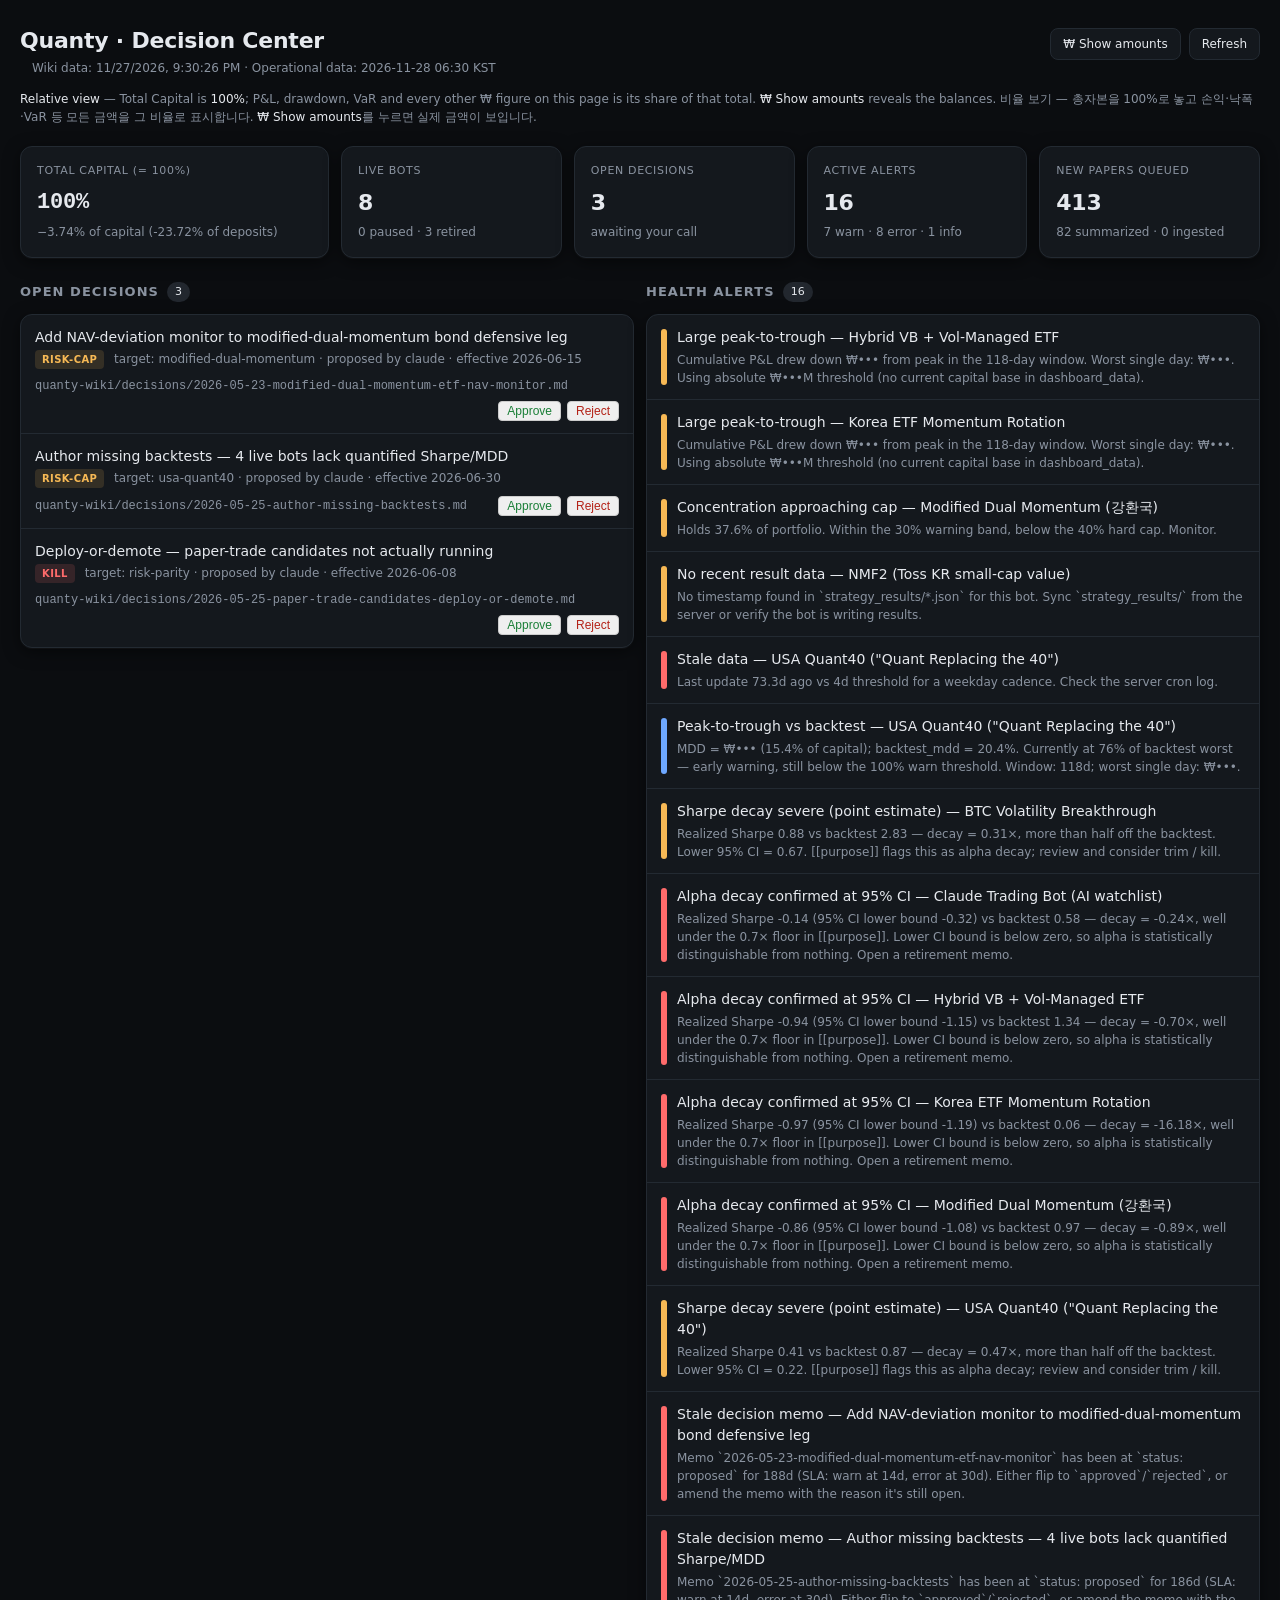
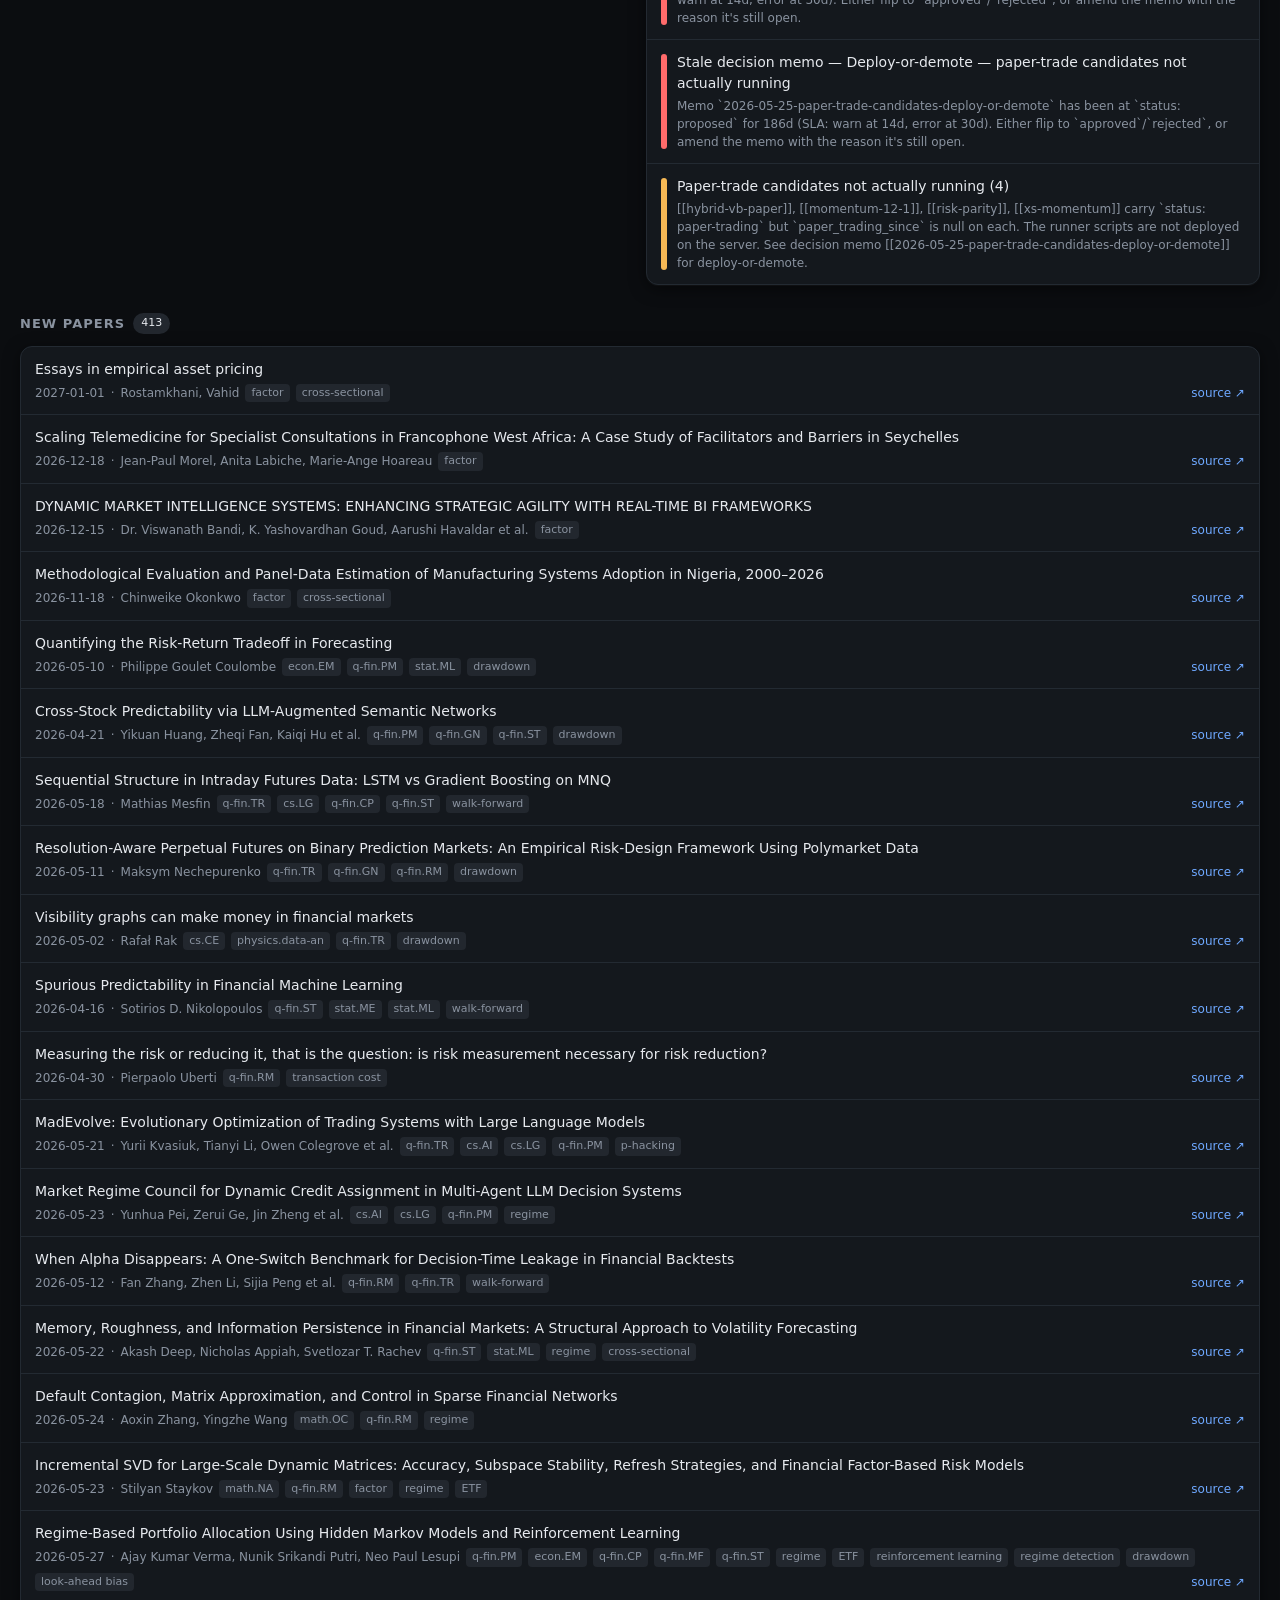
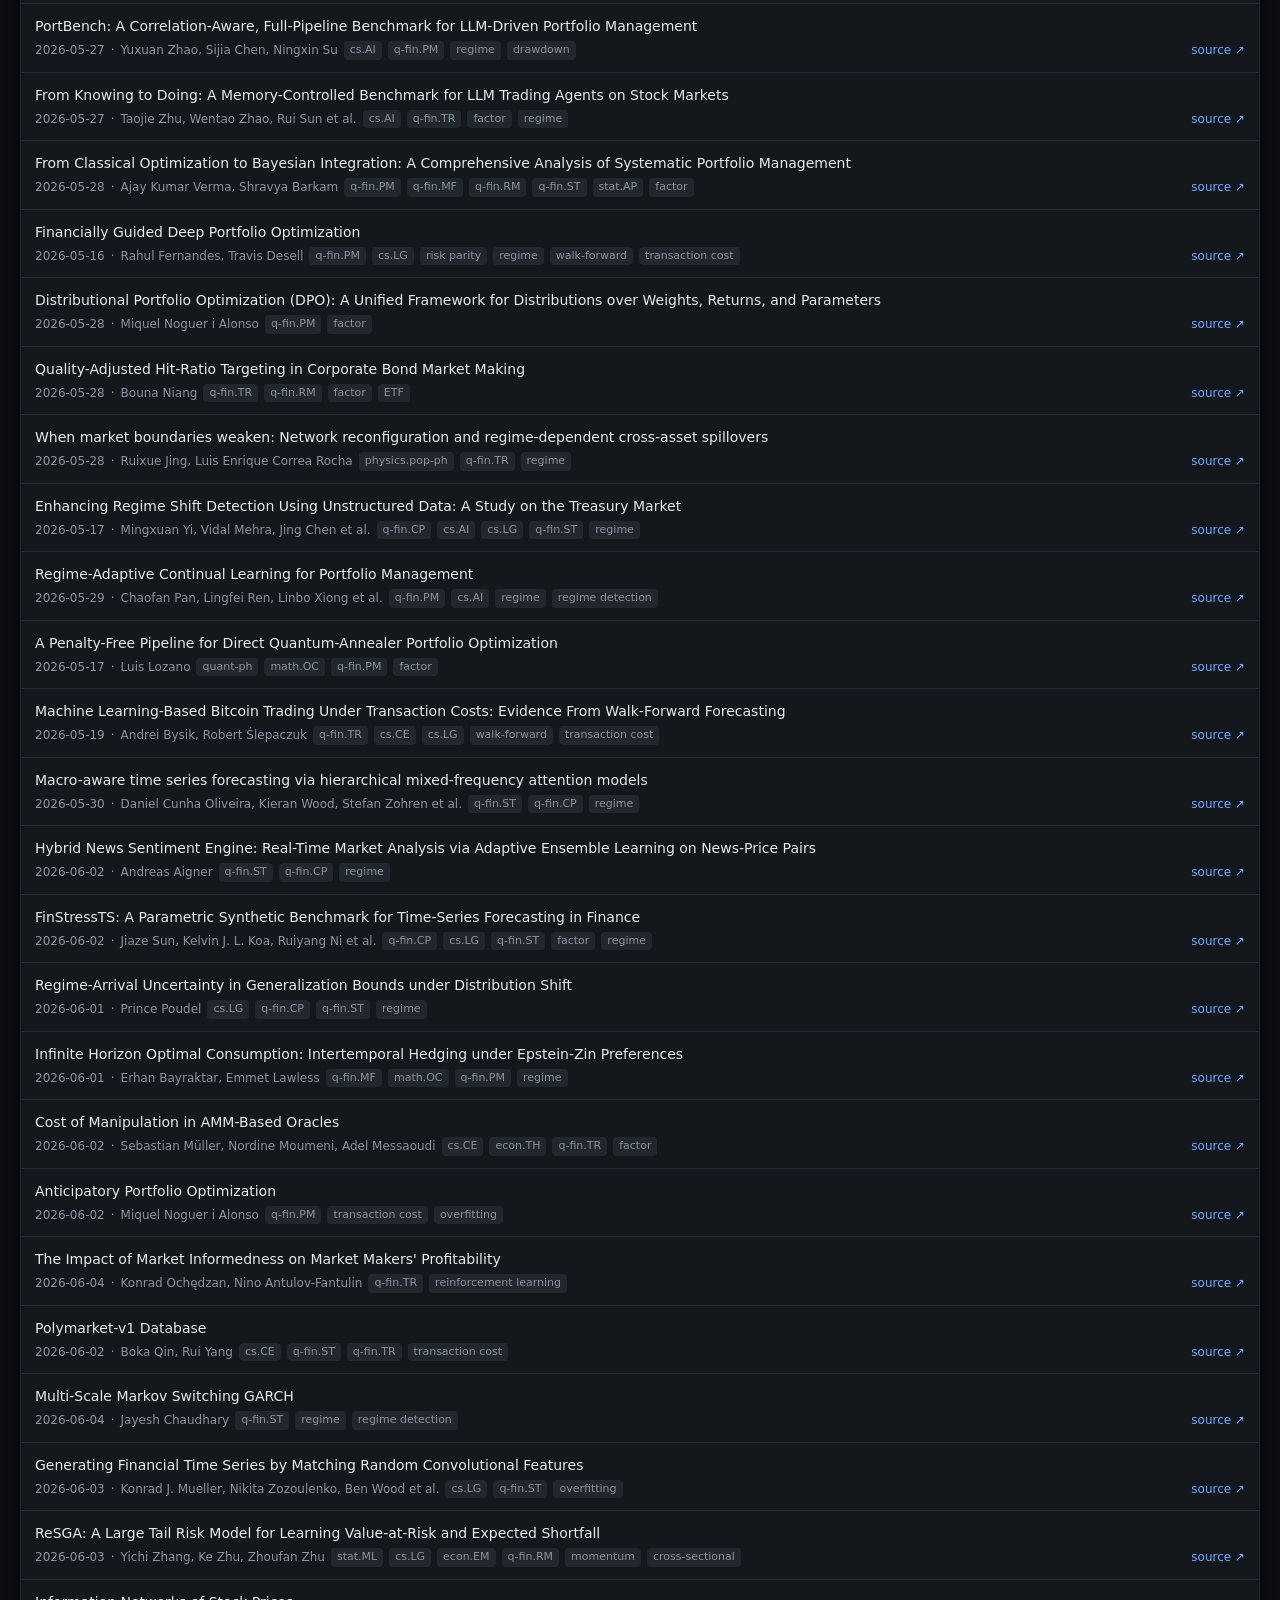
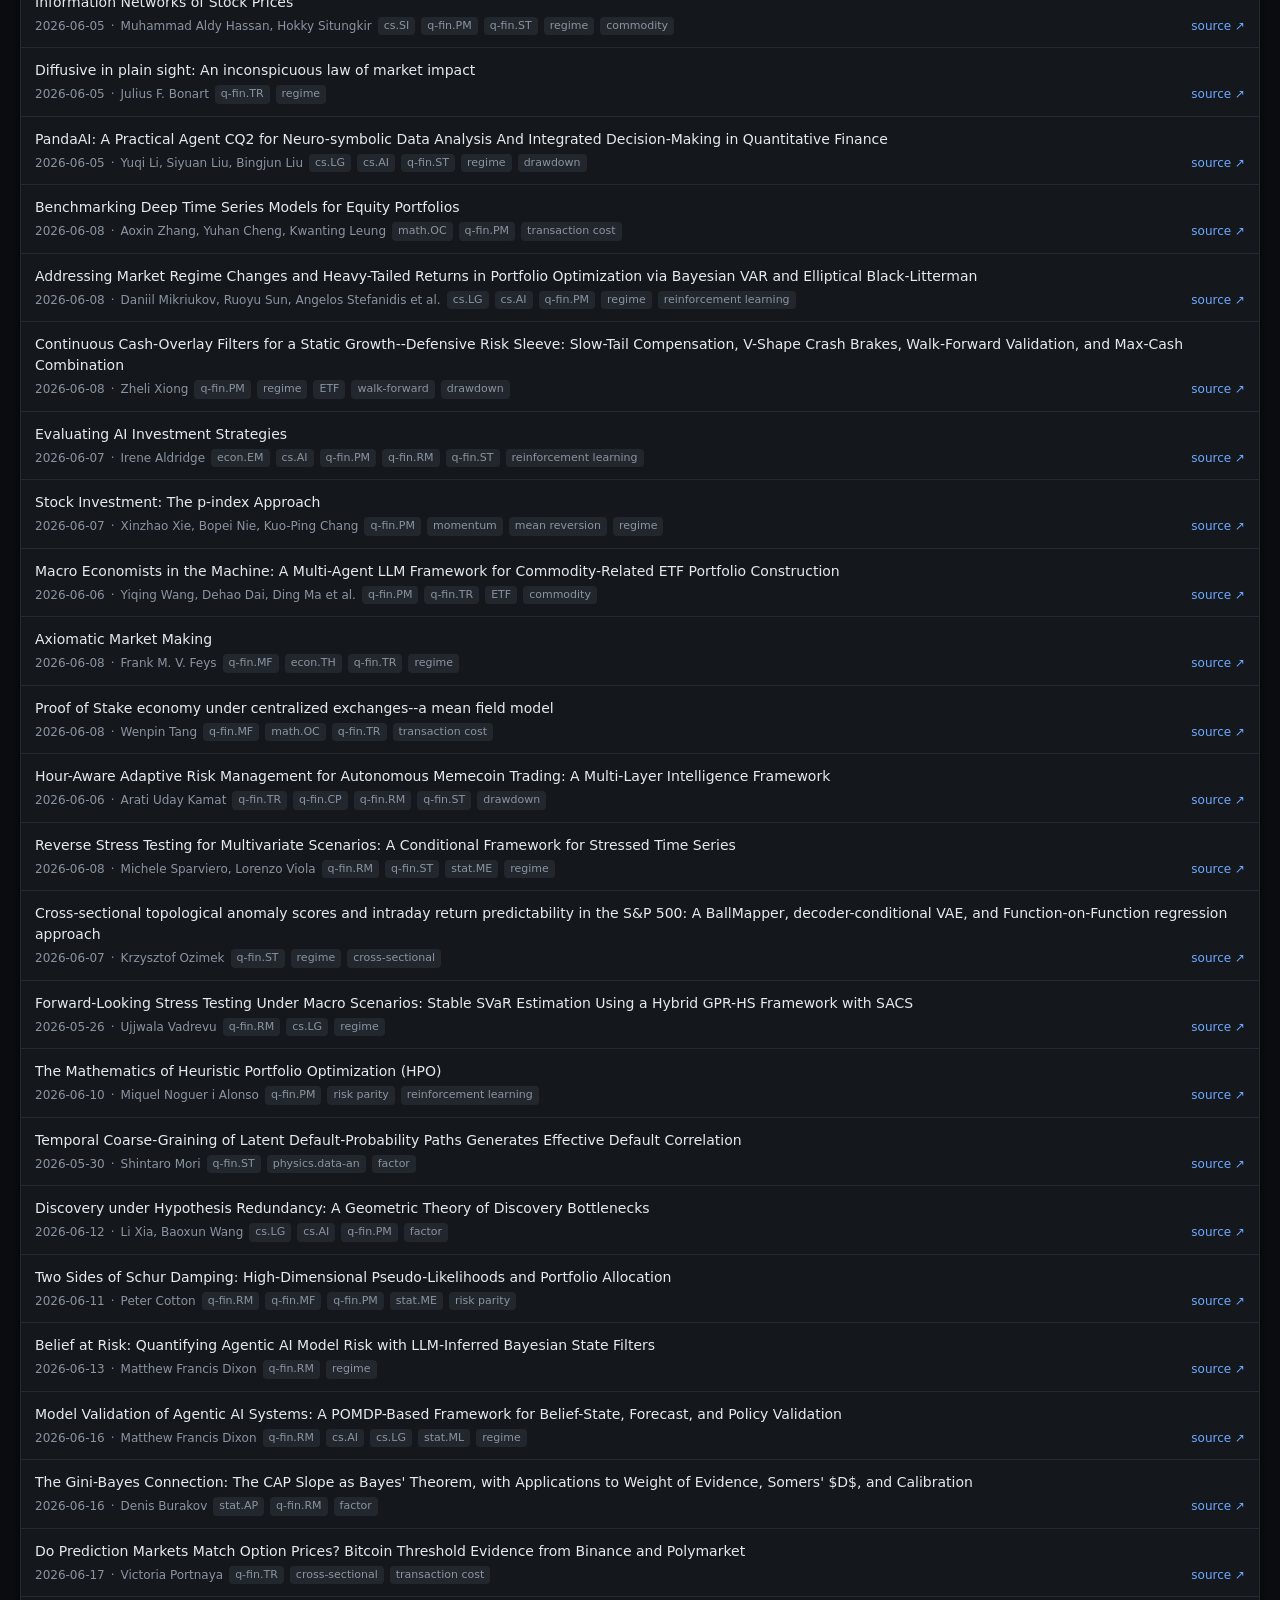
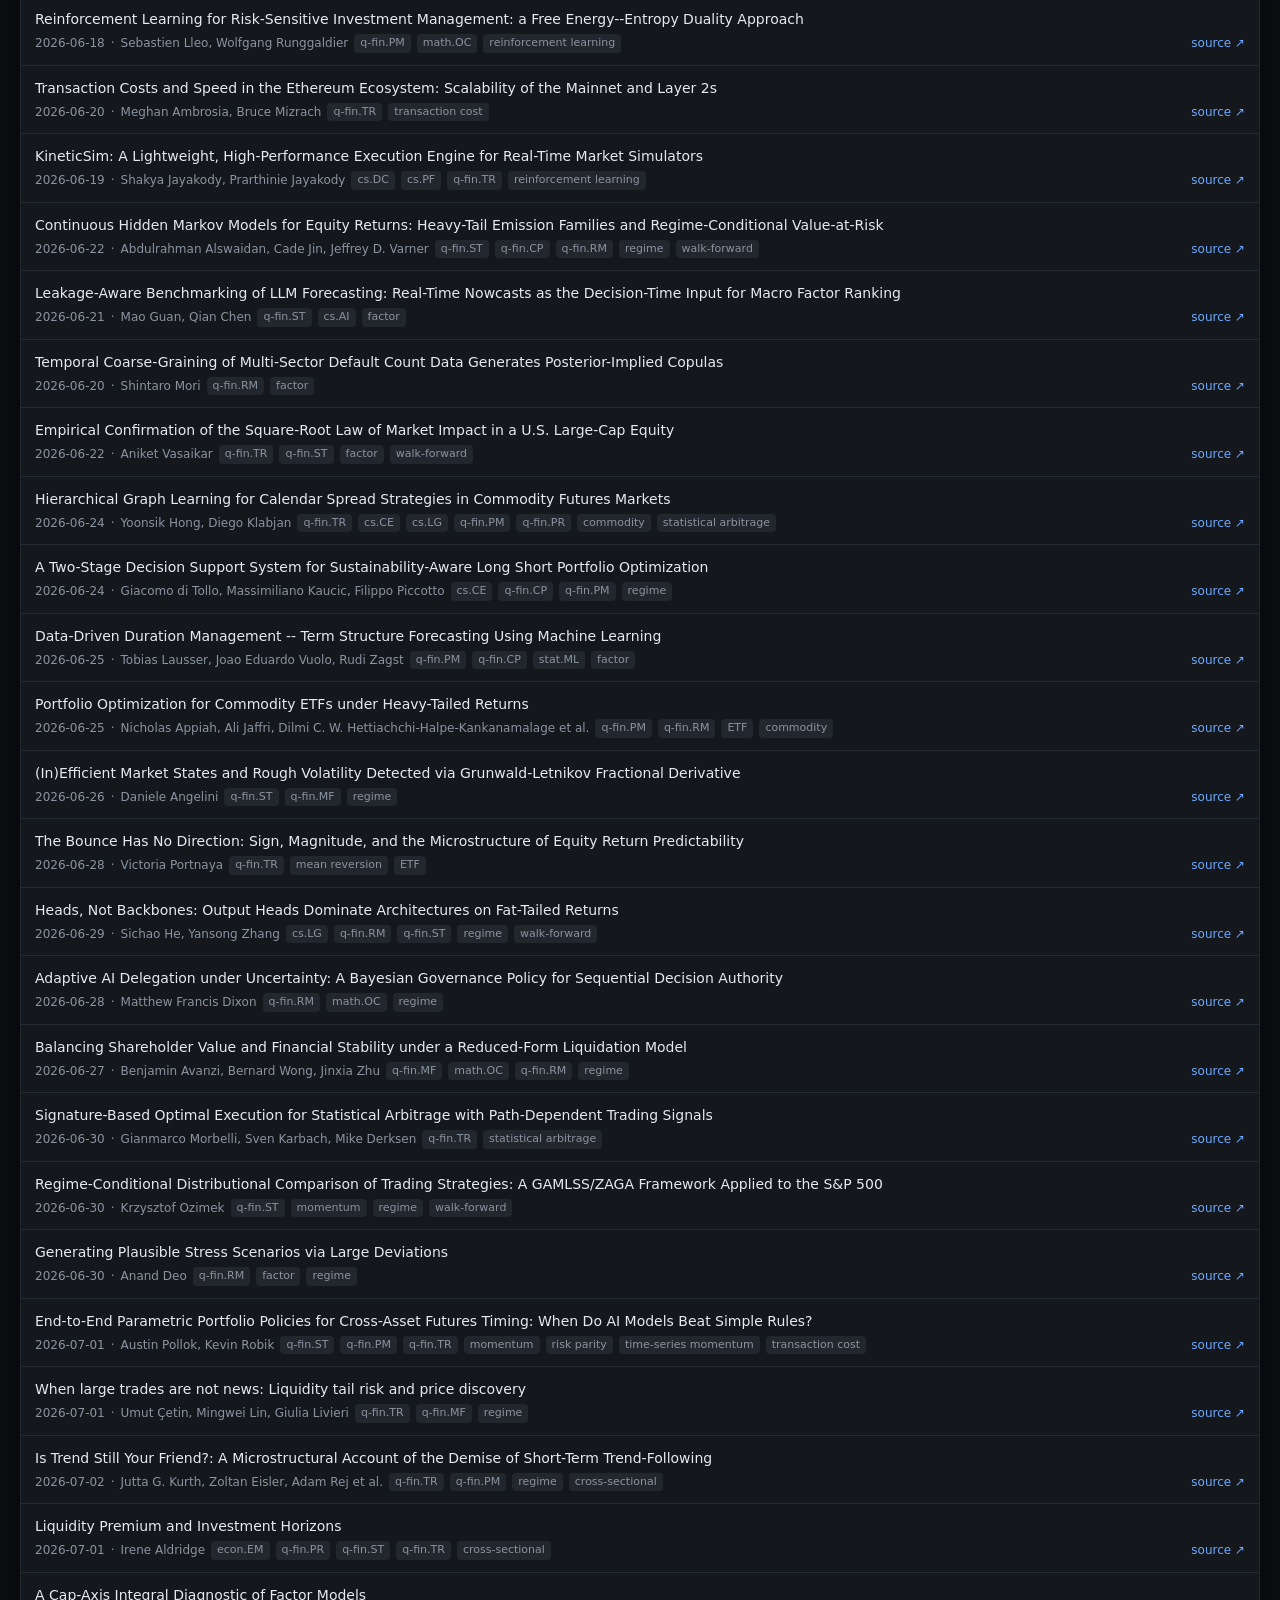
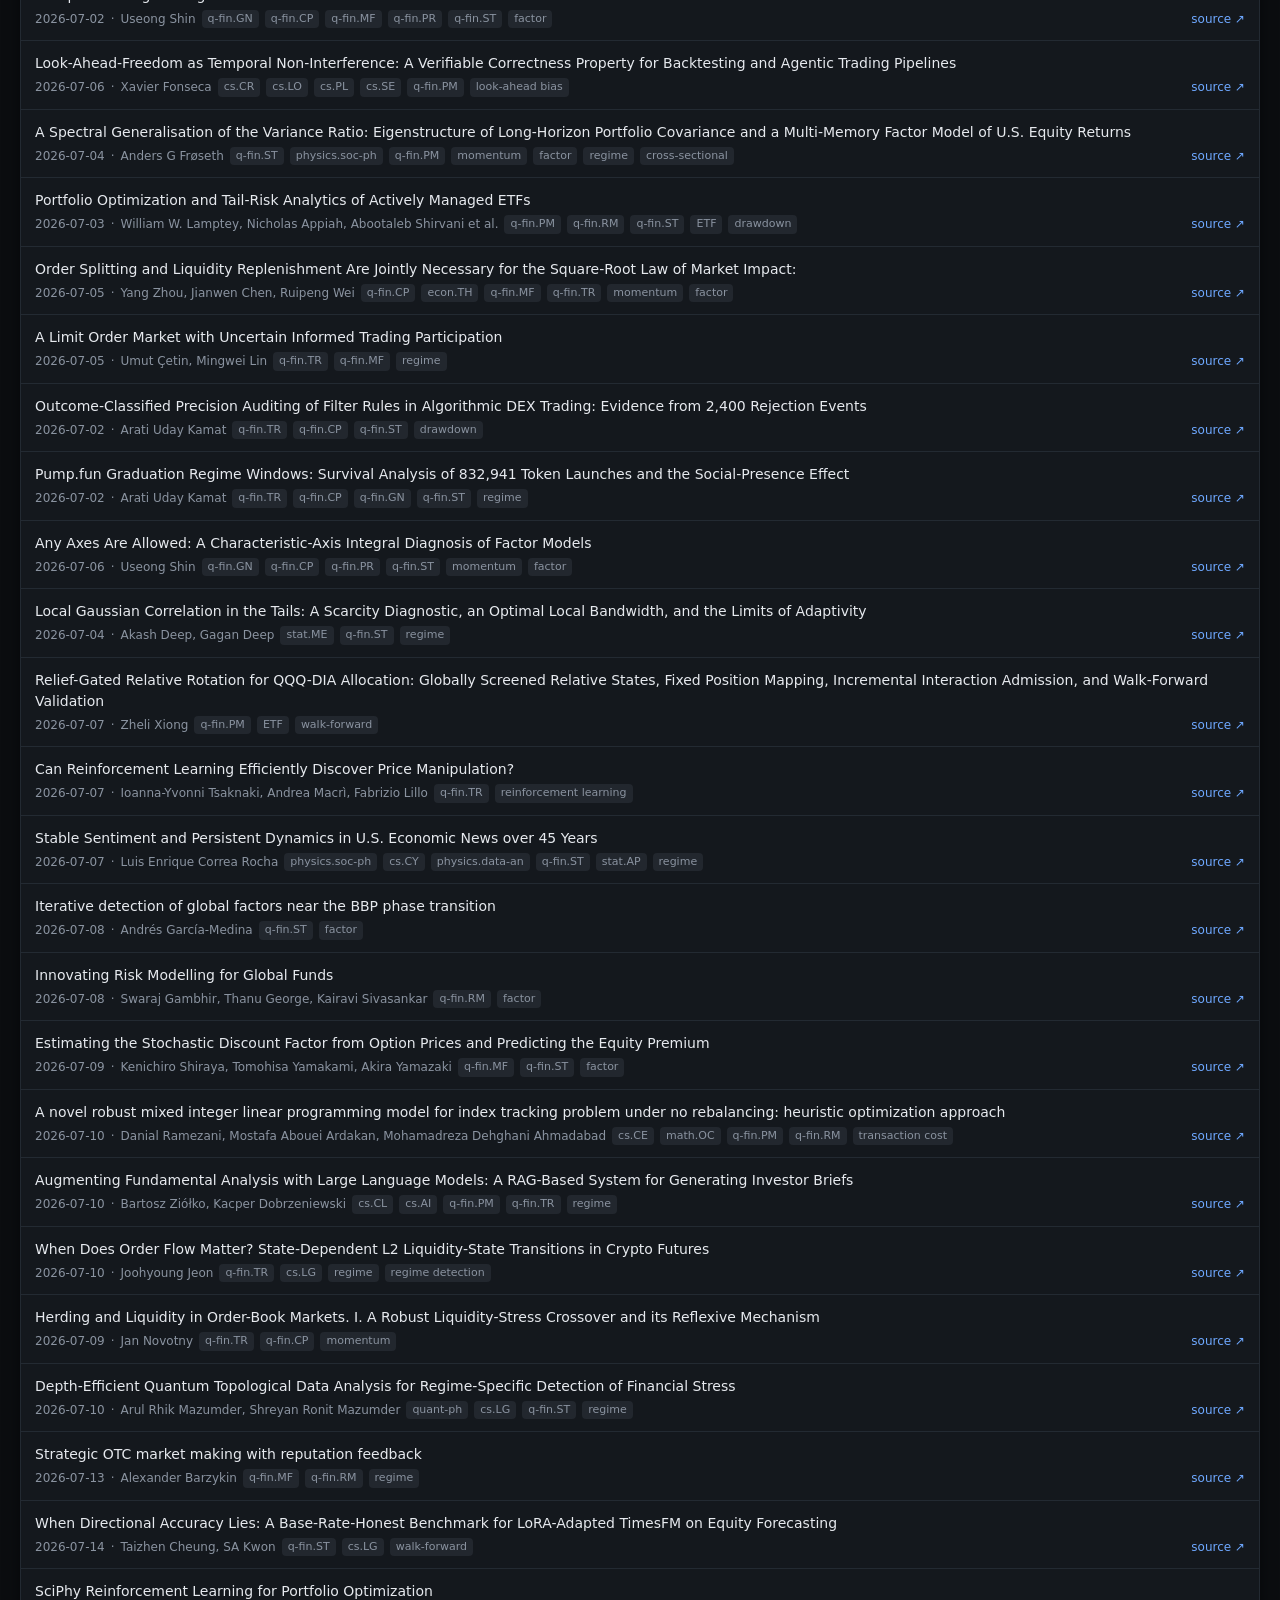
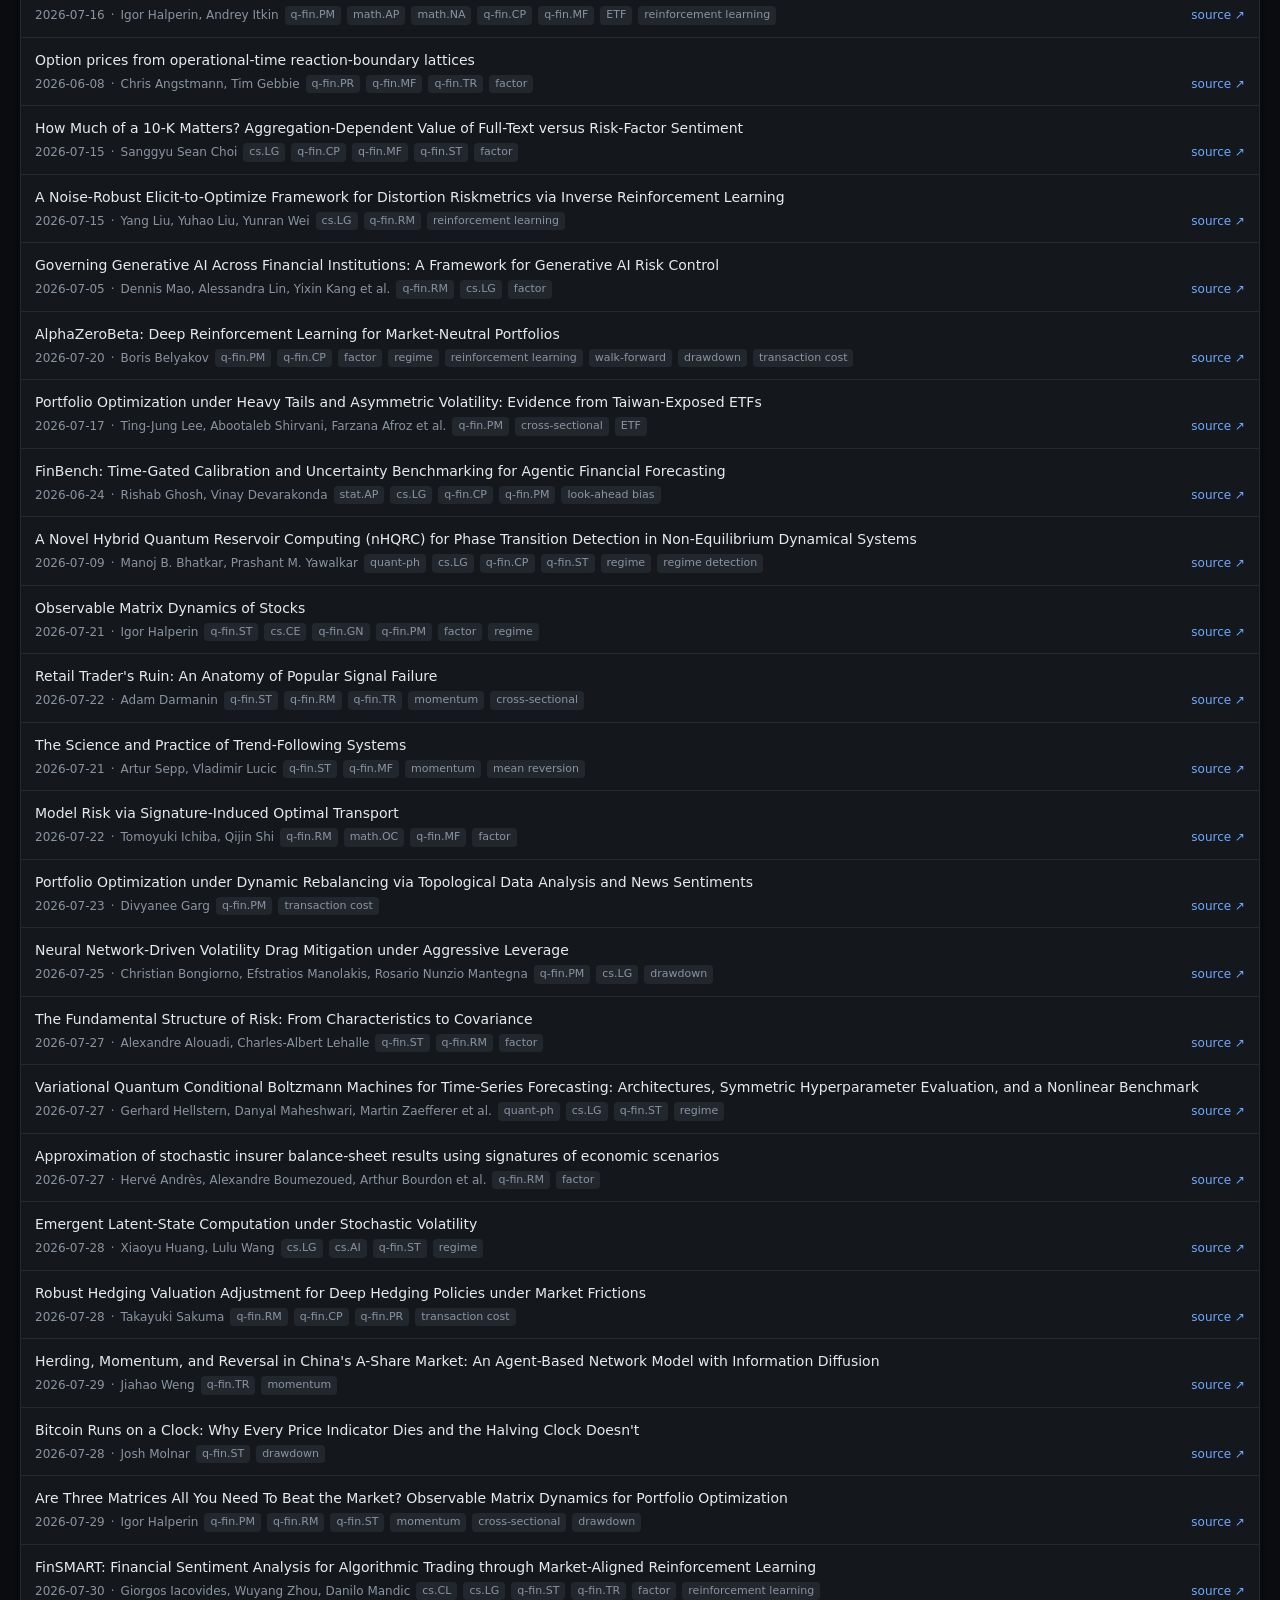
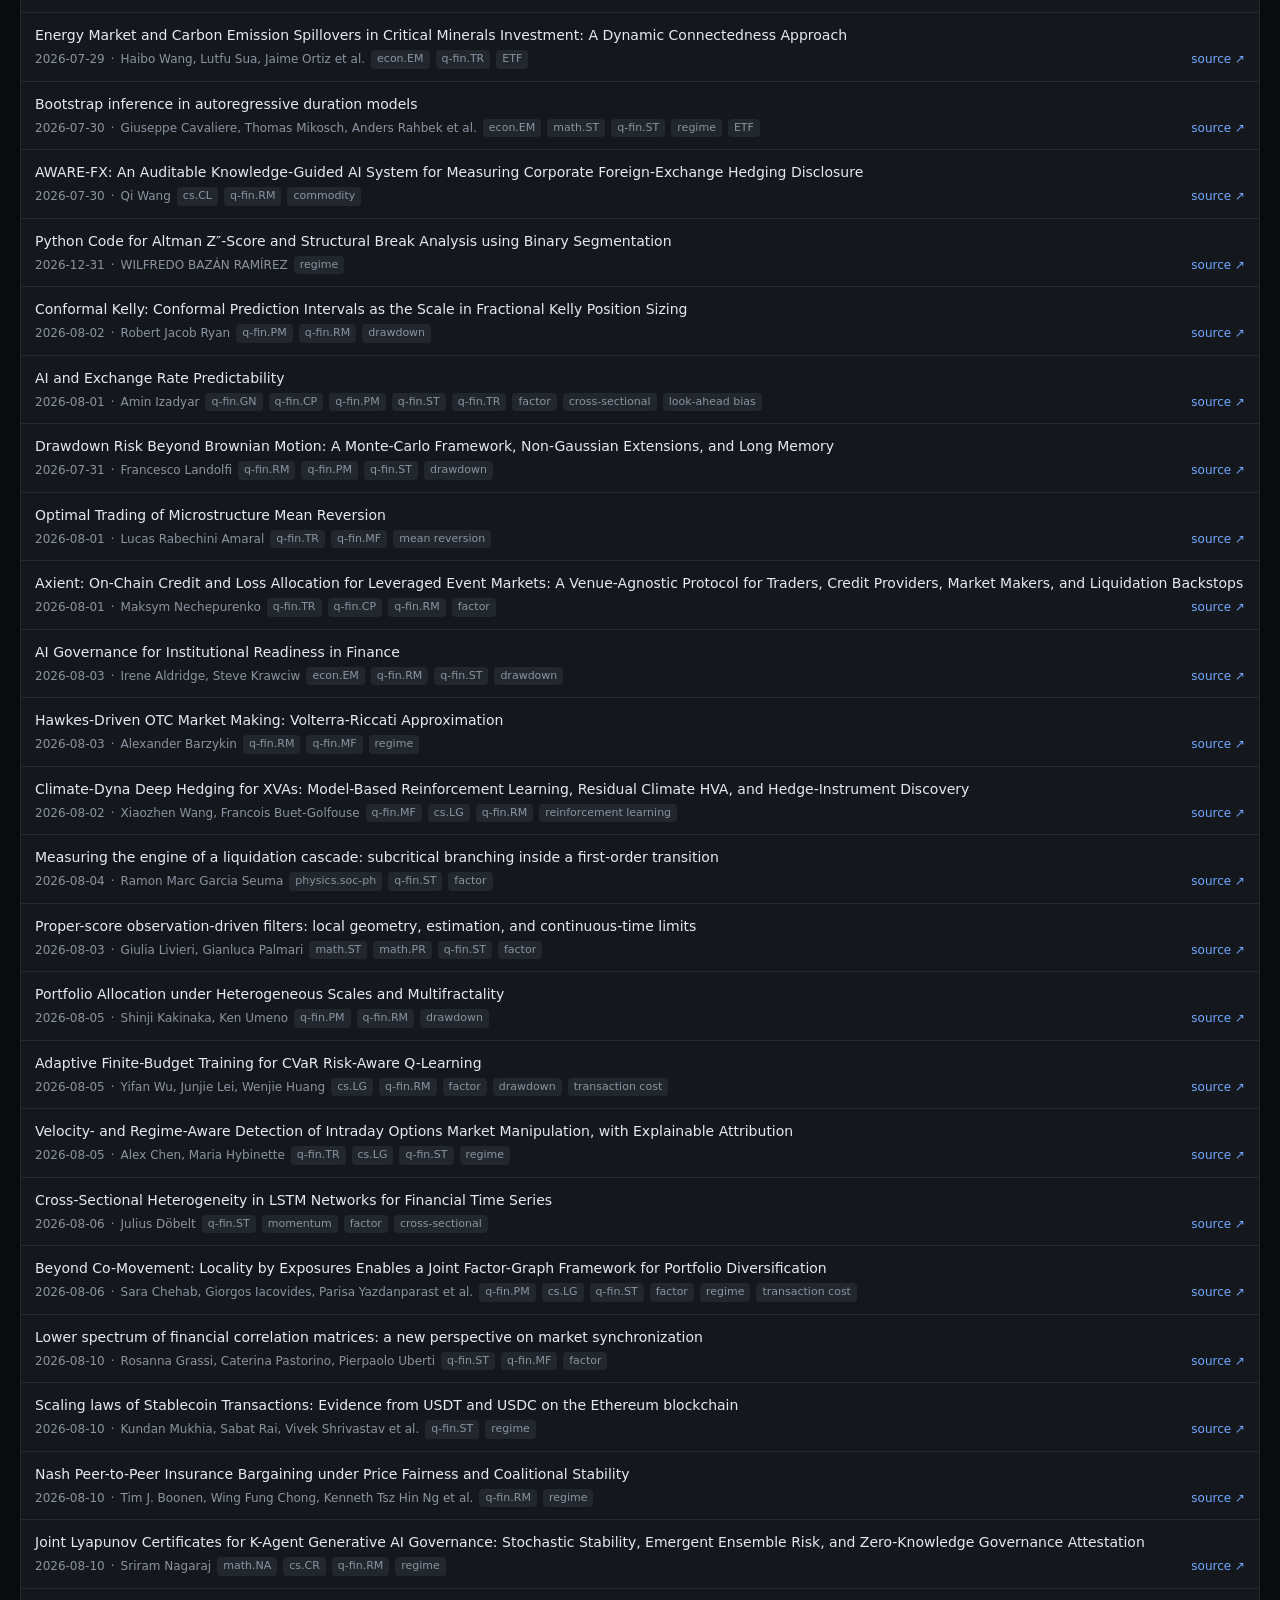
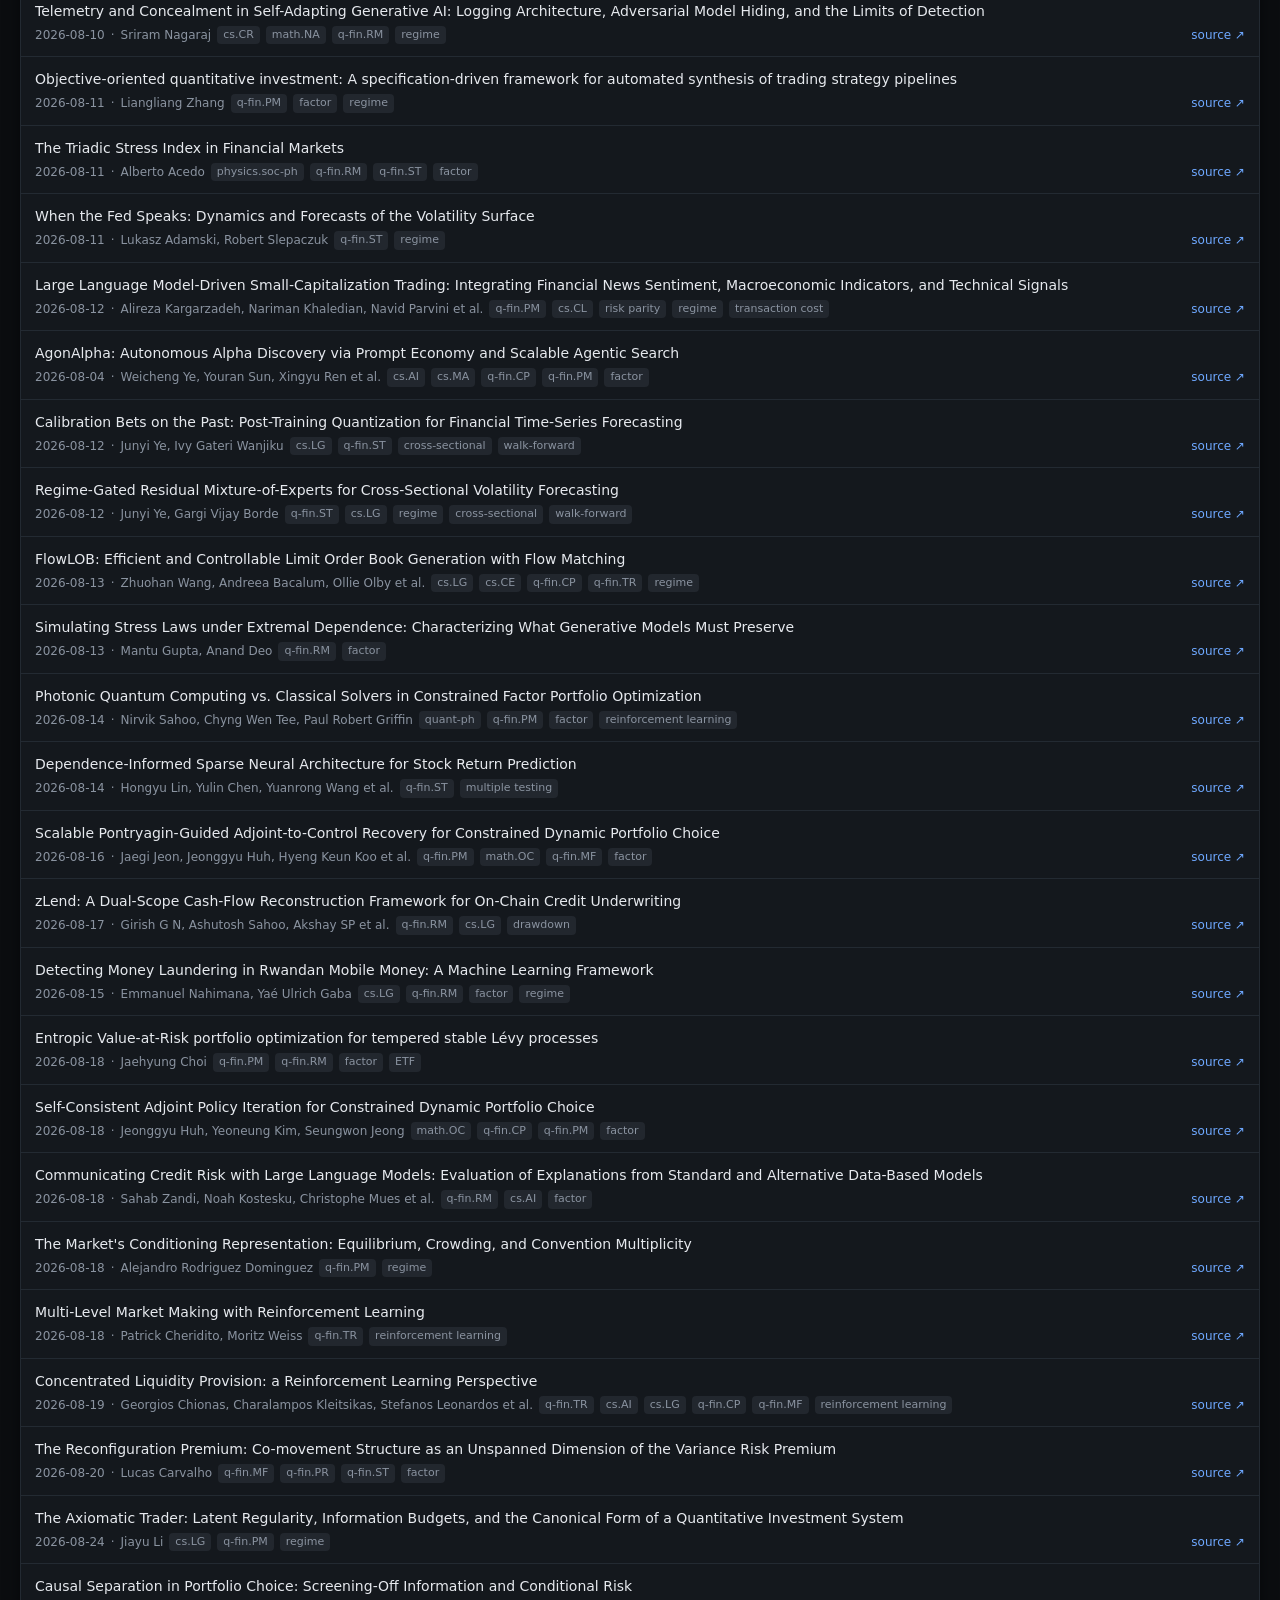
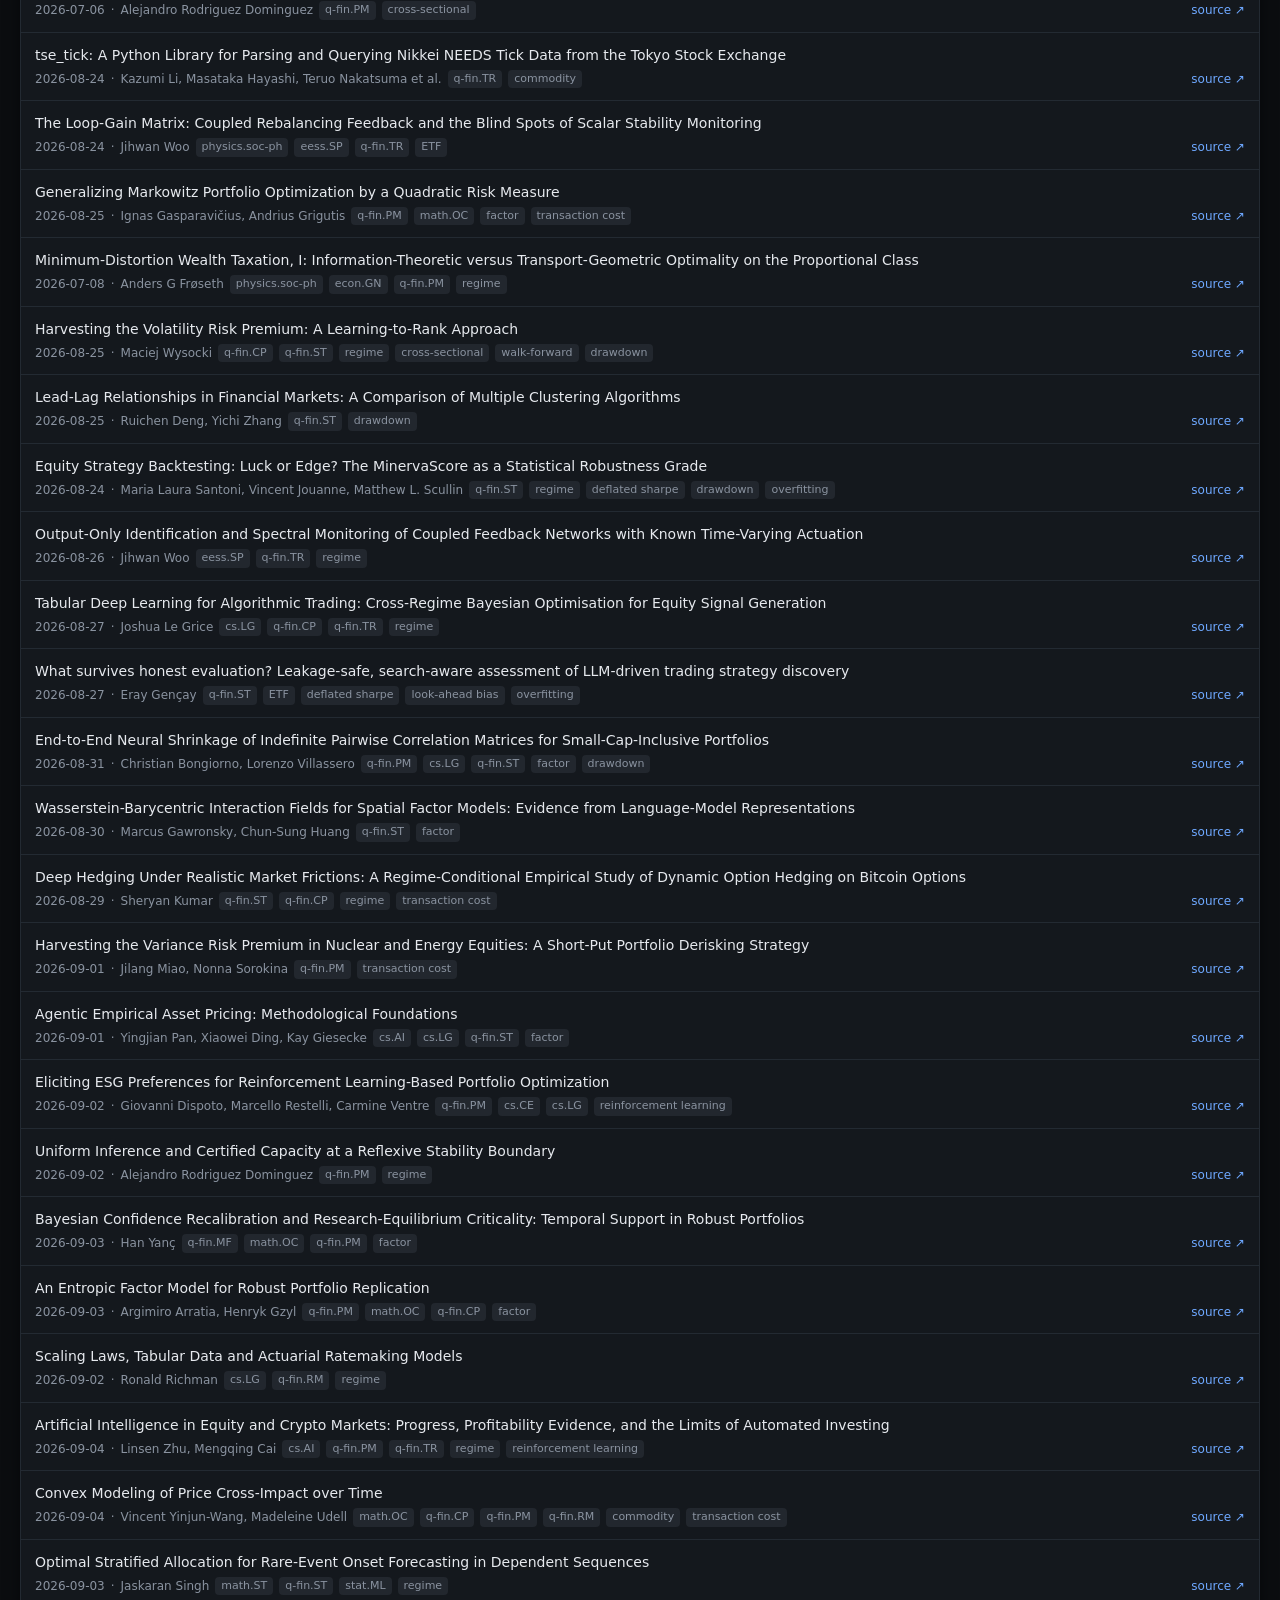
<file: docs/decision.html>
<!doctype html>
<html lang="en">
<head>
<meta charset="utf-8" />
<meta name="viewport" content="width=device-width, initial-scale=1" />
<title>Quanty — Decision Center</title>
<link rel="icon" href="favicon.svg" type="image/svg+xml">
<link rel="icon" href="favicon.ico" sizes="48x48">
<link rel="apple-touch-icon" href="apple-touch-icon.png">
<meta name="theme-color" content="#08080a">
<style>
:root {
  --bg: #0b0d10;
  --panel: #14181d;
  --panel-2: #1a1f25;
  --line: #232a32;
  --line-strong: #2f3743;
  --text: #e6e9ee;
  --muted: #8a93a0;
  --dim: #5f6772;
  --green: #5edc8e;
  --red: #ff6b6b;
  --amber: #f7b955;
  --blue: #6ea8ff;
  --purple: #b388ff;
  --pill-bg: #22272e;
  --shadow: 0 1px 0 rgba(255,255,255,0.03), 0 4px 16px rgba(0,0,0,0.5);
}

* { box-sizing: border-box; }
html, body { margin: 0; padding: 0; background: var(--bg); color: var(--text); }
body { font: 14px/1.5 -apple-system, BlinkMacSystemFont, "SF Pro Text", "Segoe UI", Inter, system-ui, sans-serif; }
a { color: var(--blue); text-decoration: none; }
a:hover { text-decoration: underline; }
code, .mono { font-family: ui-monospace, "SF Mono", Menlo, Consolas, monospace; }

.shell { max-width: 1280px; margin: 0 auto; padding: 24px 20px 96px; }

/* ------ Header ------ */
.hdr {
  display: flex;
  align-items: baseline;
  justify-content: space-between;
  gap: 16px;
  margin-bottom: 24px;
  flex-wrap: wrap;
}
.hdr h1 {
  margin: 0;
  font-size: 22px;
  font-weight: 600;
  letter-spacing: -0.01em;
}
.hdr .sub {
  font-size: 12px;
  color: var(--muted);
  margin-left: 12px;
}
.refresh {
  background: var(--panel);
  color: var(--text);
  border: 1px solid var(--line);
  border-radius: 8px;
  padding: 6px 12px;
  font: inherit;
  font-size: 12px;
  cursor: pointer;
}
.refresh:hover { background: var(--panel-2); }
.hdr-btns { display: flex; gap: 8px; }
/* View mode — shared with index.html (same localStorage key). The page opens
   in RELATIVE view: Total Capital is 100% and every ₩ figure is its share. */
.refresh.on { border-color: var(--blue); color: var(--blue); }
.view-note {
  font-size: 12px;
  color: var(--muted);
  line-height: 1.5;
  margin: -12px 0 20px;
}
.view-note b { color: var(--text); font-weight: 500; }

/* ------ Hero ------ */
.hero {
  display: grid;
  grid-template-columns: 1.4fr 1fr 1fr 1fr 1fr;
  gap: 12px;
  margin-bottom: 24px;
}
.hero .card { padding: 16px; }
.hero .lbl { font-size: 11px; color: var(--muted); text-transform: uppercase; letter-spacing: 0.06em; }
.hero .val { font-size: 22px; font-weight: 600; margin-top: 6px; letter-spacing: -0.01em; }
.hero .delta { font-size: 12px; margin-top: 4px; color: var(--muted); }

.card {
  background: var(--panel);
  border: 1px solid var(--line);
  border-radius: 12px;
  box-shadow: var(--shadow);
}

.section { margin-bottom: 28px; }
.section h2 {
  font-size: 13px;
  text-transform: uppercase;
  letter-spacing: 0.08em;
  color: var(--muted);
  margin: 0 0 12px;
  font-weight: 600;
  display: flex;
  align-items: center;
  gap: 8px;
}
.section h2 .count {
  background: var(--pill-bg);
  color: var(--text);
  border-radius: 999px;
  padding: 2px 8px;
  font-size: 11px;
  font-weight: 500;
  letter-spacing: 0;
  text-transform: none;
}

/* ------ Decision row ------ */
.decision-row {
  display: grid;
  grid-template-columns: 1fr 1fr;
  gap: 12px;
}
@media (max-width: 880px) {
  .decision-row { grid-template-columns: 1fr; }
  .hero { grid-template-columns: 1fr 1fr; }
}

/* ------ Memo cards ------ */
/* Title and meta on top, then the wiki path + Approve/Reject on one row.
   This used to be a single row with the right side pinned at its full width
   (flex-shrink: 0): the wiki path is ~60 unbreakable monospace characters,
   which in a half-width column left the title a few pixels — so every memo
   title rendered one word per line. */
.memo {
  padding: 12px 14px;
  border-bottom: 1px solid var(--line);
  display: flex;
  flex-direction: column;
  align-items: stretch;
  gap: 8px;
}
.memo:last-child { border-bottom: 0; }
.memo .lhs { min-width: 0; }
.memo .title { font-weight: 500; margin-bottom: 2px; }
.memo .meta { font-size: 12px; color: var(--muted); }
.memo .meta .badge { margin-right: 6px; }
.memo .rhs {
  display: flex;
  align-items: center;
  justify-content: space-between;
  flex-wrap: wrap;
  gap: 6px 12px;
  min-width: 0;
}
.memo .rhs .mono { font-size: 12px; color: var(--muted); overflow-wrap: anywhere; min-width: 0; }
.memo .rhs a { font-size: 12px; color: var(--blue); white-space: nowrap; }
.memo .rhs .actions { margin-left: auto; }
.memo .empty {
  padding: 16px;
  color: var(--dim);
  font-style: italic;
}

/* ------ Papers ------ */
.paper {
  padding: 12px 14px;
  border-bottom: 1px solid var(--line);
}
.paper:last-child { border-bottom: 0; }
.paper .title {
  font-weight: 500;
  cursor: pointer;
}
.paper .meta {
  font-size: 12px;
  color: var(--muted);
  margin-top: 4px;
  display: flex;
  gap: 6px;
  flex-wrap: wrap;
}
.paper .meta .kw {
  background: var(--pill-bg);
  padding: 1px 6px;
  border-radius: 4px;
  font-size: 11px;
}
.paper .abstract {
  display: none;
  margin-top: 8px;
  font-size: 12px;
  color: var(--text);
  line-height: 1.5;
  padding: 8px 10px;
  background: var(--panel-2);
  border-radius: 6px;
}
.paper.expanded .abstract { display: block; }
.paper .empty {
  padding: 16px;
  color: var(--dim);
  font-style: italic;
}

/* ------ Alerts ------ */
.alert {
  padding: 12px 14px;
  border-bottom: 1px solid var(--line);
  display: flex;
  gap: 10px;
  align-items: flex-start;
}
.alert:last-child { border-bottom: 0; }
.alert .icon {
  width: 6px;
  flex-shrink: 0;
  align-self: stretch;
  border-radius: 3px;
  margin-top: 2px;
  margin-bottom: 2px;
}
.alert.warn .icon { background: var(--amber); }
.alert.error .icon { background: var(--red); }
.alert.info .icon { background: var(--blue); }
.alert .title { font-weight: 500; }
.alert .body { font-size: 12px; color: var(--muted); margin-top: 3px; }
.alert .empty {
  padding: 16px;
  color: var(--dim);
  font-style: italic;
}

/* ------ Badges ------ */
.badge {
  display: inline-block;
  font-size: 10px;
  font-weight: 600;
  letter-spacing: 0.04em;
  text-transform: uppercase;
  padding: 2px 7px;
  border-radius: 4px;
  background: var(--pill-bg);
  color: var(--text);
  vertical-align: middle;
}
.badge.keep { background: rgba(94, 220, 142, 0.14); color: var(--green); }
.badge.watch { background: rgba(247, 185, 85, 0.14); color: var(--amber); }
.badge.retire { background: rgba(255, 107, 107, 0.14); color: var(--red); }
.badge.retired { background: rgba(255, 107, 107, 0.08); color: #cf6b6b; }
.badge.live { background: rgba(94, 220, 142, 0.14); color: var(--green); }
.badge.paused { background: rgba(247, 185, 85, 0.14); color: var(--amber); }
.badge.kill { background: rgba(255, 107, 107, 0.14); color: var(--red); }
.badge.promote { background: rgba(94, 220, 142, 0.14); color: var(--green); }
.badge.allocate { background: rgba(110, 168, 255, 0.14); color: var(--blue); }
.badge.risk-cap { background: rgba(247, 185, 85, 0.14); color: var(--amber); }

/* ------ Scorecard table ------ */
.scorecard { overflow-x: auto; }
.scorecard table {
  width: 100%;
  border-collapse: collapse;
  font-size: 13px;
}
.scorecard th {
  text-align: left;
  font-size: 11px;
  font-weight: 500;
  letter-spacing: 0.06em;
  color: var(--muted);
  text-transform: uppercase;
  padding: 10px 12px;
  border-bottom: 1px solid var(--line-strong);
  white-space: nowrap;
}
.scorecard td {
  padding: 10px 12px;
  border-bottom: 1px solid var(--line);
  white-space: nowrap;
}
.scorecard tr:last-child td { border-bottom: 0; }
.scorecard tr:hover td { background: rgba(255, 255, 255, 0.02); }
.scorecard .bot-name { font-weight: 500; }
.scorecard .bot-name a { color: var(--text); }
.scorecard .num { text-align: right; font-variant-numeric: tabular-nums; }
.scorecard .pos { color: var(--green); }
.scorecard .neg { color: var(--red); }
.scorecard .warn { color: var(--amber); }
.scorecard .dim { color: var(--muted); }
.scorecard .schedule { color: var(--muted); font-size: 12px; }

/* ------ Queue blocks ------ */
.queue {
  padding: 12px 14px;
  border-bottom: 1px solid var(--line);
}
.queue:last-child { border-bottom: 0; }
.queue .title { font-weight: 500; }
.queue .meta { font-size: 12px; color: var(--muted); margin-top: 3px; }

/* ------ Constraints panel ------ */
.constraints { padding: 14px; }
.constraints .row {
  display: flex;
  justify-content: space-between;
  font-size: 12px;
  padding: 5px 0;
  border-bottom: 1px dotted var(--line);
}
.constraints .row:last-child { border-bottom: 0; }
.constraints .row .v { color: var(--text); font-weight: 500; }
.constraints .row .l { color: var(--muted); }

/* ------ Footer / op-link ------ */
.footer {
  text-align: center;
  font-size: 12px;
  color: var(--dim);
  margin-top: 32px;
  padding-top: 20px;
  border-top: 1px solid var(--line);
}

/* ------ Pipeline panel ------ */
.pl-row { border-bottom: 1px solid #2a2a2a; padding: 8px 0; cursor: pointer; }
.pl-head { display: flex; align-items: center; gap: 10px; font-family: ui-monospace, monospace; }
.pl-track { letter-spacing: -1px; }
.pl-dot-on { color: #4caf50; }
.pl-dot-off { color: #555; }
.pl-badge { margin-left: auto; }
.pl-detail { display: none; margin: 6px 0 4px 18px; font-size: 12px; line-height: 1.6; }
.pl-row.open .pl-detail { display: block; }
.pl-detail .k { color: #999; display: inline-block; min-width: 74px; }
.actions { display: inline-flex; gap: 6px; margin-left: 8px; }
.actions button { cursor: pointer; border: 1px solid var(--border, #ccc); border-radius: 4px; padding: 2px 8px; font-size: 0.75rem; }
.btn-approve { color: #1a7f37; } .btn-reject { color: #b42318; }
.decided-approved { color: #1a7f37; font-weight: 600; } .decided-rejected { color: #b42318; font-weight: 600; }
</style>
</head>

<body>
<div class="shell">

  <div class="hdr">
    <div>
      <h1>Quanty · Decision Center</h1>
      <span class="sub" id="hdr-sub">Loading…</span>
    </div>
    <div class="hdr-btns">
      <button class="refresh" id="view-btn" onclick="setView(!VIEW.amounts)">₩ Show amounts</button>
      <button class="refresh" onclick="load()">Refresh</button>
    </div>
  </div>
  <div class="view-note" id="view-note"></div>

  <!-- Hero portfolio numbers from dashboard_data.json -->
  <div class="hero">
    <div class="card">
      <div class="lbl" id="hero-total-lbl">Total Capital (KRW)</div>
      <div class="val mono" id="hero-total">—</div>
      <div class="delta" id="hero-pl">—</div>
    </div>
    <div class="card">
      <div class="lbl">Live bots</div>
      <div class="val" id="hero-live">—</div>
      <div class="delta" id="hero-live-sub">—</div>
    </div>
    <div class="card">
      <div class="lbl">Open decisions</div>
      <div class="val" id="hero-decisions">—</div>
      <div class="delta">awaiting your call</div>
    </div>
    <div class="card">
      <div class="lbl">Active alerts</div>
      <div class="val" id="hero-alerts">—</div>
      <div class="delta" id="hero-alerts-sub">—</div>
    </div>
    <div class="card">
      <div class="lbl">New papers queued</div>
      <div class="val" id="hero-papers">—</div>
      <div class="delta" id="hero-papers-sub">queue.json</div>
    </div>
  </div>

  <!-- Decision row: open memos + alerts -->
  <div class="section decision-row">
    <div>
      <h2>Open decisions <span class="count" id="cnt-decisions">0</span></h2>
      <div class="card" id="decisions-card"></div>
    </div>
    <div>
      <h2>Health alerts <span class="count" id="cnt-alerts">0</span></h2>
      <div class="card" id="alerts-card"></div>
    </div>
  </div>

  <!-- New Papers (from discovery pipeline) -->
  <div class="section">
    <h2>New Papers <span class="count" id="cnt-papers">0</span></h2>
    <div class="card" id="papers-card"></div>
  </div>

  <!-- Per-bot scorecard -->
  <div class="section">
    <h2>Per-bot scorecard</h2>
    <div class="card scorecard">
      <table>
        <thead>
          <tr>
            <th>Bot</th>
            <th>Status</th>
            <th>Verdict</th>
            <th class="num" title="Share of FX-converted portfolio (KRW basis). Warn ≥ 30%, error ≥ 40% per purpose.md.">Cap %</th>
            <th class="num">Period P&amp;L</th>
            <th class="num">Peak-to-trough</th>
            <th class="num">Worst day</th>
            <th class="num" title="Backtest max drawdown (%). Stored positive — 16.6 means -16.6%.">BT MDD</th>
            <th class="num" title="Backtest Sharpe ratio.">BT Sharpe</th>
            <th class="num" title="Realized annualized Sharpe from equity_history.jsonl (daily P&L). Hover for 95% CI lower bound. Wide bands at small n.">R Sharpe</th>
            <th class="num" title="Realized Sharpe ÷ backtest Sharpe. 1.0 = matches backtest. Red ≥ 0.3 below 1.0, amber 0.3–0.7 below, dim near 1.0.">Decay</th>
            <th class="num">Age</th>
            <th>Paper</th>
          </tr>
        </thead>
        <tbody id="scorecard-body"></tbody>
      </table>
    </div>
  </div>

  <!-- Portfolio metrics -->
  <div class="section">
    <h2>Portfolio metrics <span class="count" id="portfolio-window">—</span></h2>
    <div class="card constraints" id="portfolio-metrics-card"></div>
  </div>

  <!-- Correlation matrix -->
  <div class="section">
    <h2>Bot correlation matrix</h2>
    <div class="card scorecard" id="corr-card">
      <table id="corr-table"><thead></thead><tbody></tbody></table>
    </div>
  </div>

  <!-- Queues + constraints -->
  <div class="section decision-row">
    <div>
      <h2>Promotion queue <span class="count" id="cnt-promotion">0</span></h2>
      <div class="card" id="promotion-card"></div>
    </div>
    <div>
      <h2>Retirement queue <span class="count" id="cnt-retirement">0</span></h2>
      <div class="card" id="retirement-card"></div>
    </div>
  </div>

  <div class="section">
    <h2>Pipeline <span class="count" id="cnt-pipeline">0</span></h2>
    <div class="muted small" id="pipeline-rejects"></div>
    <div class="card" id="pipeline-card"></div>
  </div>

  <div class="section">
    <h2>Portfolio constraints (from purpose.md)</h2>
    <div class="card constraints" id="constraints-card"></div>
  </div>

  <div class="footer">
    Wiki: <a href="https://github.com/estherrunstrict/quanty/tree/main" target="_blank" rel="noopener">estherrunstrict/quanty</a>
    · Operational view: <a href="../index.html">legacy dashboard</a>
    · Data: <a href="data/decisions.json" target="_blank">decisions.json</a> + <a href="data/dashboard_data.json" target="_blank">dashboard_data.json</a>
    <div id="footer-meta"></div>
  </div>

</div>

<script>
const WIKI_BASE = "https://github.com/estherrunstrict/quanty/tree/main";
// Repo files use `:` separator in GitHub URLs. For now, link to a placeholder.
// Adjust `WIKI_LINK_PREFIX` once the wiki is committed to a public repo.
const WIKI_LINK_PREFIX = null; // null → render slugs as plain text

// ── View mode ─────────────────────────────────────────────────────────────
// Same key and same semantics as index.html: the site opens in RELATIVE view,
// where Total Capital is 100% and every ₩ figure is its share of it. The
// header button switches to amounts; the choice is remembered per browser,
// never carried in the URL, so a shared link always opens relative.
const VIEW_KEY = 'oracle.view';
const VIEW = { amounts: false };
try { const v = localStorage.getItem(VIEW_KEY); if (v) VIEW.amounts = v === 'amounts'; } catch (e) {}
let CAP = 0;      // the 100%, set by render() from dashboard_data.json
let LAST = null;  // last (dash, dec, disc) so the toggle re-renders without a refetch
function setView(amounts) {
  VIEW.amounts = !!amounts;
  try { localStorage.setItem(VIEW_KEY, VIEW.amounts ? 'amounts' : 'relative'); } catch (e) {}
  syncViewChrome();
  if (LAST) render(...LAST);
}
function syncViewChrome() {
  const vb = document.getElementById('view-btn');
  vb.textContent = VIEW.amounts ? '% Relative view' : '₩ Show amounts';
  vb.title = VIEW.amounts ? 'Hide the balances — show every figure as a share of total capital'
                          : 'Show the actual balances';
  vb.classList.toggle('on', VIEW.amounts);
  document.getElementById('view-note').innerHTML = VIEW.amounts
    ? '<b>Amounts view</b> — actual ₩ figures. <b>% Relative view</b> hides them again. ' +
      '금액 보기 — 실제 금액을 표시 중입니다. <b>% Relative view</b>를 누르면 다시 비율로 돌아갑니다.'
    : '<b>Relative view</b> — Total Capital is <b>100%</b>; P&amp;L, drawdown, VaR and every other ₩ figure ' +
      'on this page is its share of that total. <b>₩ Show amounts</b> reveals the balances. ' +
      '비율 보기 — 총자본을 100%로 놓고 손익·낙폭·VaR 등 모든 금액을 그 비율로 표시합니다. ' +
      '<b>₩ Show amounts</b>를 누르면 실제 금액이 보입니다.';
}
// x.xx% of Total Capital; signed for P/L. Under half a basis point reads
// "<0.01%" rather than a misleading "0.00%". No basis → masked, never ₩.
function fmtPct(vKrw, signed) {
  if (!(CAP > 0)) return '•••';
  const p = vKrw / CAP * 100;
  const sign = p < 0 ? '−' : (signed ? '+' : '');
  const a = Math.abs(p);
  if (a > 0 && a < 0.005) return sign + '<0.01%';
  return sign + a.toFixed(2) + '%';
}
// Free text (memo titles, alert bodies, criteria) can carry amounts the
// structured fields never show; relative view blanks them. Dates and order
// numbers carry no commas or currency marks, so they stay readable.
function maskMoney(s) {
  if (VIEW.amounts || !s) return s || '';
  return String(s)
    .replace(/₩\s?-?[\d,]+(?:\.\d+)?/g, '₩•••')
    .replace(/\$\s?-?[\d,]+(?:\.\d+)?/g, '$•••')
    .replace(/[+\-−]?\d{1,3}(?:,\d{3})+(?:\.\d+)?\s?(?:원|KRW|USD)?/g, '•••');
}

// Whole won — or, in relative view, the share of Total Capital (signed when
// the figure is a P/L rather than a level).
const fmtKRW = (n, signed) => {
  if (n === null || n === undefined) return "—";
  if (!VIEW.amounts) return fmtPct(n, !!signed);
  const sign = n < 0 ? "-" : "";
  return sign + "₩" + Math.abs(Math.round(n)).toLocaleString();
};
const fmtNum = (n) => {
  if (n === null || n === undefined) return "—";
  return Math.round(n).toLocaleString();
};
const cls = (n) => (n === null || n === undefined || n === 0) ? "dim" : (n > 0 ? "pos" : "neg");

function escapeHtml(value) {
  return String(value).replace(/[&<>"']/g, c => ({'&':'&amp;','<':'&lt;','>':'&gt;','"':'&quot;',"'":'&#39;'}[c]));
}
function safePayload(value) {
  if (typeof value === 'string') return escapeHtml(value);
  if (Array.isArray(value)) return value.map(safePayload);
  if (value && typeof value === 'object') return Object.fromEntries(Object.entries(value).map(([k,v]) => [k,safePayload(v)]));
  return value;
}
function safeUrl(value) {
  try { const u = new URL(value); return ['https:', 'http:'].includes(u.protocol) ? escapeHtml(u.href) : '#'; }
  catch { return '#'; }
}
let approvalSession = null;
try { localStorage.removeItem('quanty_approval_token'); } catch {}

function botLink(slug, label) {
  if (!slug) return label || "—";
  const text = label || slug;
  if (!WIKI_LINK_PREFIX) return `<span>${text}</span>`;
  return `<a href="${WIKI_LINK_PREFIX}/wiki/bots/${slug}.md" target="_blank" rel="noopener">${text}</a>`;
}

function memoLink(wikiPath) {
  if (!wikiPath) return "";
  if (!WIKI_LINK_PREFIX) {
    // Render the relative path so the user knows where to look
    return `<span class="mono">${wikiPath}</span>`;
  }
  return `<a href="${WIKI_LINK_PREFIX}/${wikiPath}" target="_blank" rel="noopener">open memo →</a>`;
}

async function load() {
  document.getElementById("hdr-sub").textContent = "Loading…";
  try {
    const [dash, dec, disc] = await Promise.all([
      fetch("data/dashboard_data.json", { cache: "no-store" }).then((r) => r.ok ? r.json() : null),
      fetch("data/decisions.json", { cache: "no-store" }).then((r) => r.ok ? r.json() : null),
      fetch("data/discovery_queue.json", { cache: "no-store" }).then((r) => r.ok ? r.json() : null).catch(() => null),
    ]);
    if (!dec) {
      document.getElementById("hdr-sub").textContent = "ERROR: decisions.json not found. Run wiki/tools/generate_decisions_json.py.";
      return;
    }
    LAST = [dash, dec, disc];
    render(dash, dec, disc);
  } catch (e) {
    document.getElementById("hdr-sub").textContent = `ERROR: ${e}`;
  }
}

function render(dash, dec, disc) {
  dash = safePayload(dash); dec = safePayload(dec); disc = safePayload(disc);
  // Header sub
  const tsLocal = new Date(dec.generated_at).toLocaleString();
  const dashUpdated = dash?.updated_at || "—";
  document.getElementById("hdr-sub").textContent =
    `Wiki data: ${tsLocal} · Operational data: ${dashUpdated}`;

  // Hero
  const port = dash?.portfolio || {};
  // Prefer the whole-investment total (KIS + Upbit + Toss) when the generator
  // publishes it; portfolio.total_value_krw only ever knew KIS + Upbit, which
  // understates the account Jae is actually deciding about by the Toss sleeve.
  const wholeTotal = dash?.totals?.investments_krw;
  const capital = wholeTotal > 0 ? wholeTotal : (port.total_value_krw || 0);
  CAP = capital;
  syncViewChrome();
  document.getElementById("hero-total-lbl").textContent =
    VIEW.amounts ? "Total Capital (KRW)" : "Total Capital (= 100%)";
  document.getElementById("hero-total").textContent =
    VIEW.amounts ? fmtKRW(capital) : (capital > 0 ? "100%" : "•••");
  const pl = port.total_profit_krw;
  const plEl = document.getElementById("hero-pl");
  if (pl !== null && pl !== undefined) {
    // The bracketed % is P/L over the bots' original deposit — a different
    // denominator from the relative view's share of capital, so say which.
    const depPct = port.total_profit_pct !== undefined
      ? `${port.total_profit_pct >= 0 ? "+" : ""}${port.total_profit_pct.toFixed(2)}%` : "";
    plEl.innerHTML =
      `<span class="${cls(pl)}">${fmtKRW(pl, true)}</span>` +
      (VIEW.amounts ? (depPct ? ` (${depPct})` : "")
                    : ` of capital` + (depPct ? ` (${depPct} of deposits)` : ""));
  } else {
    plEl.textContent = "—";
  }

  const live = Object.values(dec.bot_verdicts).filter((b) => b.status === "live").length;
  const paused = Object.values(dec.bot_verdicts).filter((b) => b.status === "paused").length;
  const retired = Object.values(dec.bot_verdicts).filter((b) => b.status === "retired").length;
  document.getElementById("hero-live").textContent = live;
  document.getElementById("hero-live-sub").textContent =
    `${paused} paused · ${retired} retired`;

  document.getElementById("hero-decisions").textContent = dec.open_decisions.length;

  const alertsByLevel = dec.alerts.reduce((a, x) => { a[x.level] = (a[x.level] || 0) + 1; return a; }, {});
  document.getElementById("hero-alerts").textContent = dec.alerts.length;
  document.getElementById("hero-alerts-sub").textContent =
    Object.entries(alertsByLevel).map(([k, v]) => `${v} ${k}`).join(" · ") || "none";

  // Open decisions
  document.getElementById("cnt-decisions").textContent = dec.open_decisions.length;
  const decEl = document.getElementById("decisions-card");
  if (dec.open_decisions.length === 0) {
    decEl.innerHTML = `<div class="memo"><div class="empty">No memos awaiting approval.</div></div>`;
  } else {
    decEl.innerHTML = dec.open_decisions
      .map((m) => `
        <div class="memo">
          <div class="lhs">
            <div class="title">${maskMoney(m.title)}</div>
            <div class="meta">
              <span class="badge ${m.decision_type}">${m.decision_type}</span>
              target: ${botLink(m.target, m.target)}
              · proposed by ${m.proposed_by}
              ${m.effective_date ? `· effective ${m.effective_date}` : ""}
            </div>
          </div>
          <div class="rhs">
            ${memoLink(m.wiki_path)}
            <div class="actions">
              <button class="btn-approve" data-decision-id="${m.id}" data-action="approve">Approve</button>
              <button class="btn-reject" data-decision-id="${m.id}" data-action="reject">Reject</button>
            </div>
          </div>
        </div>`)
      .join("");
  }

  decEl.querySelectorAll('[data-decision-id]').forEach(button => {
    button.addEventListener('click', () => actOnDecision(button.dataset.decisionId, button.dataset.action, button.closest('.memo')));
  });
  // Alerts
  document.getElementById("cnt-alerts").textContent = dec.alerts.length;
  const alEl = document.getElementById("alerts-card");
  if (dec.alerts.length === 0) {
    alEl.innerHTML = `<div class="alert"><div class="empty">All clear.</div></div>`;
  } else {
    alEl.innerHTML = dec.alerts
      .map((a) => `
        <div class="alert ${a.level}">
          <div class="icon"></div>
          <div>
            <div class="title">${maskMoney(a.title)}</div>
            <div class="body">${maskMoney(a.body)}</div>
          </div>
        </div>`)
      .join("");
  }

  // Scorecard
  const sorted = Object.entries(dec.bot_verdicts).sort(([, a], [, b]) => {
    const order = { live: 0, paused: 1, retired: 2 };
    return (order[a.status] ?? 9) - (order[b.status] ?? 9);
  });
  const fmtPct = (n) => (n === null || n === undefined) ? "—" : `-${n.toFixed(1)}%`;
  const fmtSharpe = (n) => (n === null || n === undefined) ? "—" : n.toFixed(2);
  const fmtCap = (n) => (n === null || n === undefined) ? "—" : `${n.toFixed(1)}%`;
  const capCls = (n) => {
    if (n === null || n === undefined) return "dim";
    if (n >= 40) return "neg";   // breach
    if (n >= 30) return "warn";  // approaching
    return "dim";
  };
  // Decay = realized Sharpe / backtest Sharpe. 1.0 = matches backtest.
  // ≥ 0.3 below 1.0 (i.e. ≤ 0.7) → red ("neg"); 0.3–0.7 below 1.0 (0.7–1.0)
  // → amber ("warn"); near 1.0 (1.0 ± 0.1) → dim. Negative or above 1.1
  // also surface as warn/dim respectively. Negative realized Sharpe → red.
  const decayCls = (d) => {
    if (d === null || d === undefined) return "dim";
    if (d <= 0.7) return "neg";
    if (d <= 0.9) return "warn";
    return "dim";
  };
  document.getElementById("scorecard-body").innerHTML = sorted
    .map(([slug, b]) => `
      <tr>
        <td class="bot-name">${botLink(slug, b.title)}</td>
        <td><span class="badge ${b.status}">${b.status}</span></td>
        <td>${b.verdict ? `<span class="badge ${b.verdict}">${b.verdict}</span>` : "—"}</td>
        <td class="num ${capCls(b.capital_allocated_pct)}" title="${b.capital_pct_source === 'computed' ? 'Computed from dashboard_data.json' : 'From bot frontmatter (manual)'}">${fmtCap(b.capital_allocated_pct)}</td>
        <td class="num ${cls(b.period_pl_krw)}">${fmtKRW(b.period_pl_krw, true)}</td>
        <td class="num ${cls(b.mdd_pl_krw ? -b.mdd_pl_krw : 0)}">${b.mdd_pl_krw ? "-" + fmtKRW(Math.abs(b.mdd_pl_krw)) : "—"}</td>
        <td class="num ${cls(b.worst_day_krw)}">${fmtKRW(b.worst_day_krw, true)}</td>
        <td class="num dim" title="${b.backtest_window || ''}">${fmtPct(b.backtest_mdd)}</td>
        <td class="num dim">${fmtSharpe(b.backtest_sharpe)}</td>
        <td class="num ${cls(b.realized_sharpe_annualized)}" title="${b.realized_sharpe_ci_low_95 !== null && b.realized_sharpe_ci_low_95 !== undefined ? '95% CI lower bound: ' + b.realized_sharpe_ci_low_95.toFixed(2) + ' (Lo 2002, n=' + (b.days_observed ?? '?') + ')' : 'No realized Sharpe — need ≥3 daily observations'}">${fmtSharpe(b.realized_sharpe_annualized)}</td>
        <td class="num ${decayCls(b.sharpe_decay)}" title="realized / backtest. 1.0 = matches backtest, lower = decay.">${fmtSharpe(b.sharpe_decay)}</td>
        <td class="num ${(b.days_since_update !== null && b.days_since_update > 3) ? "neg" : "dim"}">${b.days_since_update !== null ? b.days_since_update.toFixed(1) + "d" : "—"}</td>
        <td class="dim">${b.paper_source || "—"}</td>
      </tr>`)
    .join("");

  // Promotion queue
  const promo = dec.candidate_pipeline.filter(
    (c) => c.status === "paper-trading" || c.status === "promotion-pending"
  );
  document.getElementById("cnt-promotion").textContent = promo.length;
  const promoEl = document.getElementById("promotion-card");
  promoEl.innerHTML = promo.length === 0
    ? `<div class="queue"><div class="empty">No candidates in paper-trading.</div></div>`
    : promo.map((c) => {
        const stalledBadge = c.health === "paper-stalled"
          ? `<span class="badge retire" title="status=paper-trading but paper_trading_since is null. Runner not deployed.">STALLED</span>`
          : "";
        const sinceBit = c.paper_trading_since
          ? `since ${c.paper_trading_since}`
          : `<span class="dim">no start date</span>`;
        return `
        <div class="queue">
          <div class="title">${maskMoney(c.title)} <span class="badge live">${c.status}</span> ${stalledBadge}</div>
          <div class="meta">paper: ${c.paper_source} · ${sinceBit} · ${maskMoney(c.promotion_criteria || "(no criteria set)")}</div>
        </div>`;
      }).join("");

  // Pipeline panel
  renderPipeline(dec);

  // Retirement queue — bots with verdict=retire (excluding already-retired)
  // Plus open kill decision targets.
  const retCandidates = Object.entries(dec.bot_verdicts)
    .filter(([, b]) => b.verdict === "retire" && b.status !== "retired");
  document.getElementById("cnt-retirement").textContent = retCandidates.length;
  const retEl = document.getElementById("retirement-card");
  retEl.innerHTML = retCandidates.length === 0
    ? `<div class="queue"><div class="empty">No active bots flagged for retirement.</div></div>`
    : retCandidates.map(([slug, b]) => `
        <div class="queue">
          <div class="title">${b.title} <span class="badge ${b.status}">${b.status}</span></div>
          <div class="meta">Capital ${b.capital_allocated_pct ?? "—"}% · last update ${b.days_since_update !== null ? b.days_since_update.toFixed(1) + "d ago" : "unknown"}</div>
        </div>`).join("");

  // Portfolio metrics
  const pm = dec.portfolio_metrics || null;
  const pmCard = document.getElementById("portfolio-metrics-card");
  const pmWindow = document.getElementById("portfolio-window");
  if (!pm || pm.days_observed === undefined || pm.days_observed < 3) {
    pmWindow.textContent = "insufficient data";
    pmCard.innerHTML = `<div class="row" style="padding:14px;color:var(--dim);font-style:italic">Not enough history to compute portfolio metrics (need ≥ 3 daily observations).</div>`;
  } else {
    const pmp = pm.portfolio || {};
    const lc = pm.low_confidence ? `<span class="badge watch" style="margin-left:8px" title="Less than 60 daily observations — Sharpe and VaR estimates are wide.">low confidence (n=${pm.days_observed})</span>` : `<span class="badge keep" style="margin-left:8px">n=${pm.days_observed}</span>`;
    pmWindow.innerHTML = `${pm.window_start} → ${pm.window_end} ${lc}`;
    const f2 = (x) => (x === null || x === undefined) ? "—" : (Number(x).toFixed(2));
    // Signed for the mean and VaR (they are P/L-like); a std is a magnitude.
    const fkrw = (x, signed = true) => fmtKRW(x, signed);
    const sharpeCls = (x) => (x === null || x === undefined) ? "" : (x > 0 ? "pos" : "neg");
    // Per-regime sub-section. When regime_source == "not_available", show an
    // explanatory note pointing at the unsegmented "?" bucket.
    const regimes = pm.per_regime || {};
    const regimeSource = pm.regime_source || "not_available";
    let regimeHtml = "";
    const regimeKeys = Object.keys(regimes);
    if (regimeKeys.length > 0) {
      const noteHtml = regimeSource === "not_available"
        ? `<div class="row"><span class="l" style="font-style:italic;color:var(--dim)">Regime tagging awaiting SPY price feed; all data currently in unsegmented bucket.</span></div>`
        : "";
      // Stable order: Bull, Bear, ?
      const order = { "Bull": 0, "Bear": 1, "?": 2 };
      const sortedRegimes = regimeKeys.sort((a, b) =>
        (order[a] ?? 9) - (order[b] ?? 9) || a.localeCompare(b)
      );
      const labelFor = (k) => k === "?" ? "Unsegmented (?)" : k;
      const regimeRows = sortedRegimes.map((k) => {
        const r = regimes[k] || {};
        const rp = r.portfolio || {};
        return `<div class="row">
          <span class="l">${labelFor(k)} <span class="dim">· ${r.days || 0}d</span></span>
          <span class="v ${sharpeCls(rp.sharpe)}">Sharpe ${f2(rp.sharpe)} <span class="dim">· VaR ${fkrw(rp.var_95_1d_krw)}</span></span>
        </div>`;
      }).join("");
      regimeHtml = `
        <div class="row" style="border-bottom:1px solid var(--line-strong);margin-top:6px;padding-top:10px"><span class="l" style="font-weight:600;text-transform:uppercase;font-size:11px;letter-spacing:0.06em;color:var(--muted)">Per-regime</span><span class="v dim mono">${regimeSource}</span></div>
        ${noteHtml}
        ${regimeRows}
      `;
    }

    pmCard.innerHTML = `
      <div class="row"><span class="l">Portfolio Sharpe (annualized)</span><span class="v ${sharpeCls(pmp.sharpe_annualized)}">${f2(pmp.sharpe_annualized)} <span class="dim">[95% CI: ${f2(pmp.sharpe_ci_low_95)} … ${f2(pmp.sharpe_ci_high_95)}]</span></span></div>
      <div class="row"><span class="l">Daily P&L (mean / std)</span><span class="v">${fkrw(pmp.daily_pnl_krw_mean)} / ${fkrw(pmp.daily_pnl_krw_std, false)}</span></div>
      <div class="row"><span class="l">VaR (95%, 1 day)</span><span class="v neg">${fkrw(pmp.var_95_1d_krw)}</span></div>
      <div class="row"><span class="l">Diversification ratio</span><span class="v" title="(Σ |wᵢ| · σᵢ) / σ_portfolio. > 1 = diversifying; ~1 = bots are fungible. Currently low because cash/upbit/unsettled hold majority of portfolio and some bot values report as 0 in dashboard_data.">${f2(pmp.diversification_ratio)}</span></div>
      <div class="row"><span class="l">Effective number of bets</span><span class="v">${f2(pmp.effective_n_bets)}</span></div>
      ${regimeHtml}
    `;

    // Correlation matrix
    const cm = pm.correlation_matrix || {};
    const slugs = Object.keys(cm);
    const corrTable = document.getElementById("corr-table");
    if (slugs.length === 0) {
      corrTable.innerHTML = `<tbody><tr><td style="padding:14px;color:var(--dim);font-style:italic">No correlation data — needs ≥ 2 bots with overlapping daily P&L.</td></tr></tbody>`;
    } else {
      const corrCls = (v) => {
        if (v === null || v === undefined) return "dim";
        if (Math.abs(v) >= 0.7) return "neg";   // strong correlation = bad diversification
        if (Math.abs(v) >= 0.3) return "warn";
        return "pos";
      };
      const header = `<thead><tr><th></th>${slugs.map((s) => `<th class="num">${s}</th>`).join("")}</tr></thead>`;
      const rows = slugs.map((row) => `<tr><td class="bot-name">${row}</td>${slugs.map((col) => {
        const v = (cm[row] || {})[col];
        return `<td class="num ${corrCls(v)}">${v === null || v === undefined ? "—" : v.toFixed(2)}</td>`;
      }).join("")}</tr>`).join("");
      corrTable.innerHTML = header + `<tbody>${rows}</tbody>`;
    }
  }

  // Constraints
  const c = dec.portfolio_constraints || {};
  document.getElementById("constraints-card").innerHTML = `
    <div class="row"><span class="l">Target annual return</span><span class="v">${c.target_annual_return_pct}%</span></div>
    <div class="row"><span class="l">Max portfolio MDD</span><span class="v">${c.max_portfolio_mdd_pct}%</span></div>
    <div class="row"><span class="l">Target Sharpe</span><span class="v">${c.target_sharpe}</span></div>
    <div class="row"><span class="l">Max single bot allocation</span><span class="v">${c.max_single_bot_pct}%</span></div>
    <div class="row"><span class="l">Max leverage</span><span class="v">${c.max_leverage}×</span></div>
  `;

  // Footer
  const win = dec.timeseries_window || {};
  document.getElementById("footer-meta").textContent =
    `Time-series window: ${win.start || "—"} → ${win.end || "—"} · ${win.bots_covered?.length || 0} bots covered`;

  // Discovery — new papers
  const discQueue = (disc && disc.queue) || [];
  const queuedPapers = discQueue.filter((p) => p.status === "queued");
  document.getElementById("cnt-papers").textContent = queuedPapers.length;
  document.getElementById("hero-papers").textContent = queuedPapers.length;
  if (disc && disc.stats) {
    const s = disc.stats;
    document.getElementById("hero-papers-sub").textContent =
      `${s.summarized || 0} summarized · ${s.ingested || 0} ingested`;
  }

  const papersEl = document.getElementById("papers-card");
  if (queuedPapers.length === 0) {
    papersEl.innerHTML = `<div class="paper"><div class="empty">No new papers in the queue.</div></div>`;
  } else {
    papersEl.innerHTML = queuedPapers.map((p, i) => `
      <div class="paper" id="paper-${i}">
        <div class="title" onclick="document.getElementById('paper-${i}').classList.toggle('expanded')">
          ${p.title}
        </div>
        <div class="meta">
          <span>${p.published || "—"}</span>
          <span>·</span>
          <span>${(p.authors || []).slice(0, 3).join(", ")}${(p.authors || []).length > 3 ? " et al." : ""}</span>
          ${(p.categories || []).map((c) => `<span class="kw">${c}</span>`).join("")}
          ${(p.matched_keywords || []).map((k) => `<span class="kw">${k}</span>`).join("")}
          <a href="${safeUrl(p.url)}" target="_blank" rel="noopener" style="margin-left:auto">source ↗</a>
        </div>
        <div class="abstract">${p.abstract || "(no abstract)"}</div>
      </div>`).join("");
  }
}

  function renderPipeline(dec) {
    const items = dec.candidate_pipeline || [];
    document.getElementById("cnt-pipeline").textContent = items.length;
    const STAGES = ["select", "extract", "backtest", "paper", "memo"];
    const worst = (hz) => {
      if (!hz || !hz.length) return "";
      if (hz.some((h) => h.verdict === "❌")) return "❌";
      if (hz.some((h) => h.verdict === "⚠️")) return "⚠️";
      return "✅";
    };
    const track = (st) => STAGES.map((s) =>
      `<span class="${st && st[s] ? "pl-dot-on" : "pl-dot-off"}">●</span>`).join("─");
    const num = (x, s = "", p = "") => (x == null ? "—" : `${p}${x}${s}`);
    const card = document.getElementById("pipeline-card");
    card.innerHTML = items.map((c) => {
      const bt = c.backtest || {};
      const v = c.variables || {};
      const hz = (bt.horizons || []).map((h) => `${h.horizon} ${h.verdict}`).join(" · ") || "—";
      const pp = c.paper || {};
      const paperBit = pp.days_observed
        ? `${pp.days_observed}/60 days · PV ${fmtKRW(pp.pv_last)} · Sharpe ${pp.sharpe != null ? pp.sharpe.toFixed(2) : "n/a"}`
        : "—";
      return `<div class="pl-row" onclick="this.classList.toggle('open')">
        <div class="pl-head">
          <span class="pl-track">${track(c.stage)}</span>
          <span>${maskMoney(c.title || c.slug)}</span>
          <span class="muted small">${c.status || ""}</span>
          <span class="pl-badge">${worst(bt.horizons)}</span>
        </div>
        <div class="pl-detail">
          <div><span class="k">algorithm</span> ${c.algorithm || "—"}</div>
          <div><span class="k">variables</span> signal=${v.signal_type || "—"} · universe=[${(v.universe || []).join(", ")}] · lookback=${num(v.lookback_months, "m")}/${num(v.lookback_days, "d")} · sizing=${v.position_sizing || "—"}</div>
          <div><span class="k">backtest</span> CAGR ${num(bt.cagr, "%")} · Sharpe ${num(bt.sharpe)} · MDD ${num(bt.mdd, "%")} · ${hz} <span class="muted">(Bonferroni N=3)</span></div>
          <div><span class="k">paper</span> ${paperBit}</div>
        </div>
      </div>`;
    }).join("") || `<div class="muted small">No candidates in the pipeline yet.</div>`;
    const rejects = (dec.recent_picks || []).filter((p) => p.verdict === "fail").map((p) => p.slug);
    document.getElementById("pipeline-rejects").textContent =
      rejects.length ? "recent rejects: " + rejects.join(", ") : "";
  }

syncViewChrome();
load();

async function actOnDecision(id, action, rowEl) {
  if (!confirm(action.toUpperCase() + " this decision?\n\n" + id)) return;
  let token = approvalSession && approvalSession.expires > Date.now() ? approvalSession.token : null;
  if (!token) { token = prompt('Approval token:'); if (!token) return; approvalSession = {token, expires: Date.now() + 15 * 60 * 1000}; }
  let base;
  try {
    const ep = await fetch('data/approve_endpoint.json', { cache: 'no-store' }).then(r => r.json());
    base = (ep.url || '').replace(/\/$/, '');
    if (!base) throw new Error('no url');
  } catch (e) { alert('Approval endpoint unavailable (tunnel may be restarting). Try again shortly.'); return; }
  try {
    const res = await fetch(base + '/approve', {
      method: 'POST',
      headers: { 'Content-Type': 'application/json', 'Authorization': 'Bearer ' + token },
      body: JSON.stringify({ id, action })
    });
    if (res.status === 401) { approvalSession = null; alert('Token rejected — re-enter next time.'); return; }
    if (res.status === 409) { alert('Already decided — refresh the page.'); return; }
    if (!res.ok) { alert('Failed (' + res.status + '). Tunnel may be restarting; try again shortly.'); return; }
    const data = await res.json();
    const a = rowEl.querySelector('.actions');
    if (a) {
      a.textContent = '';
      const span = document.createElement('span');
      span.className = 'decided-' + data.new_status;
      span.textContent = data.publish_state === 'published' ? data.new_status + ' · 게시 완료' : data.new_status + ' · 게시 실패, 재시도 필요';
      a.appendChild(span);
    }
    if (data.publish_state !== 'published') {
      const retry = document.createElement('button'); retry.textContent = '게시 재시도';
      retry.addEventListener('click', () => actOnDecision(id, action, rowEl)); a.appendChild(retry);
    } else rowEl.style.opacity = '0.6';
  } catch (e) { alert('Network error — tunnel may be restarting. Try again shortly.'); }
}
</script>
</body>
</html>
</file>
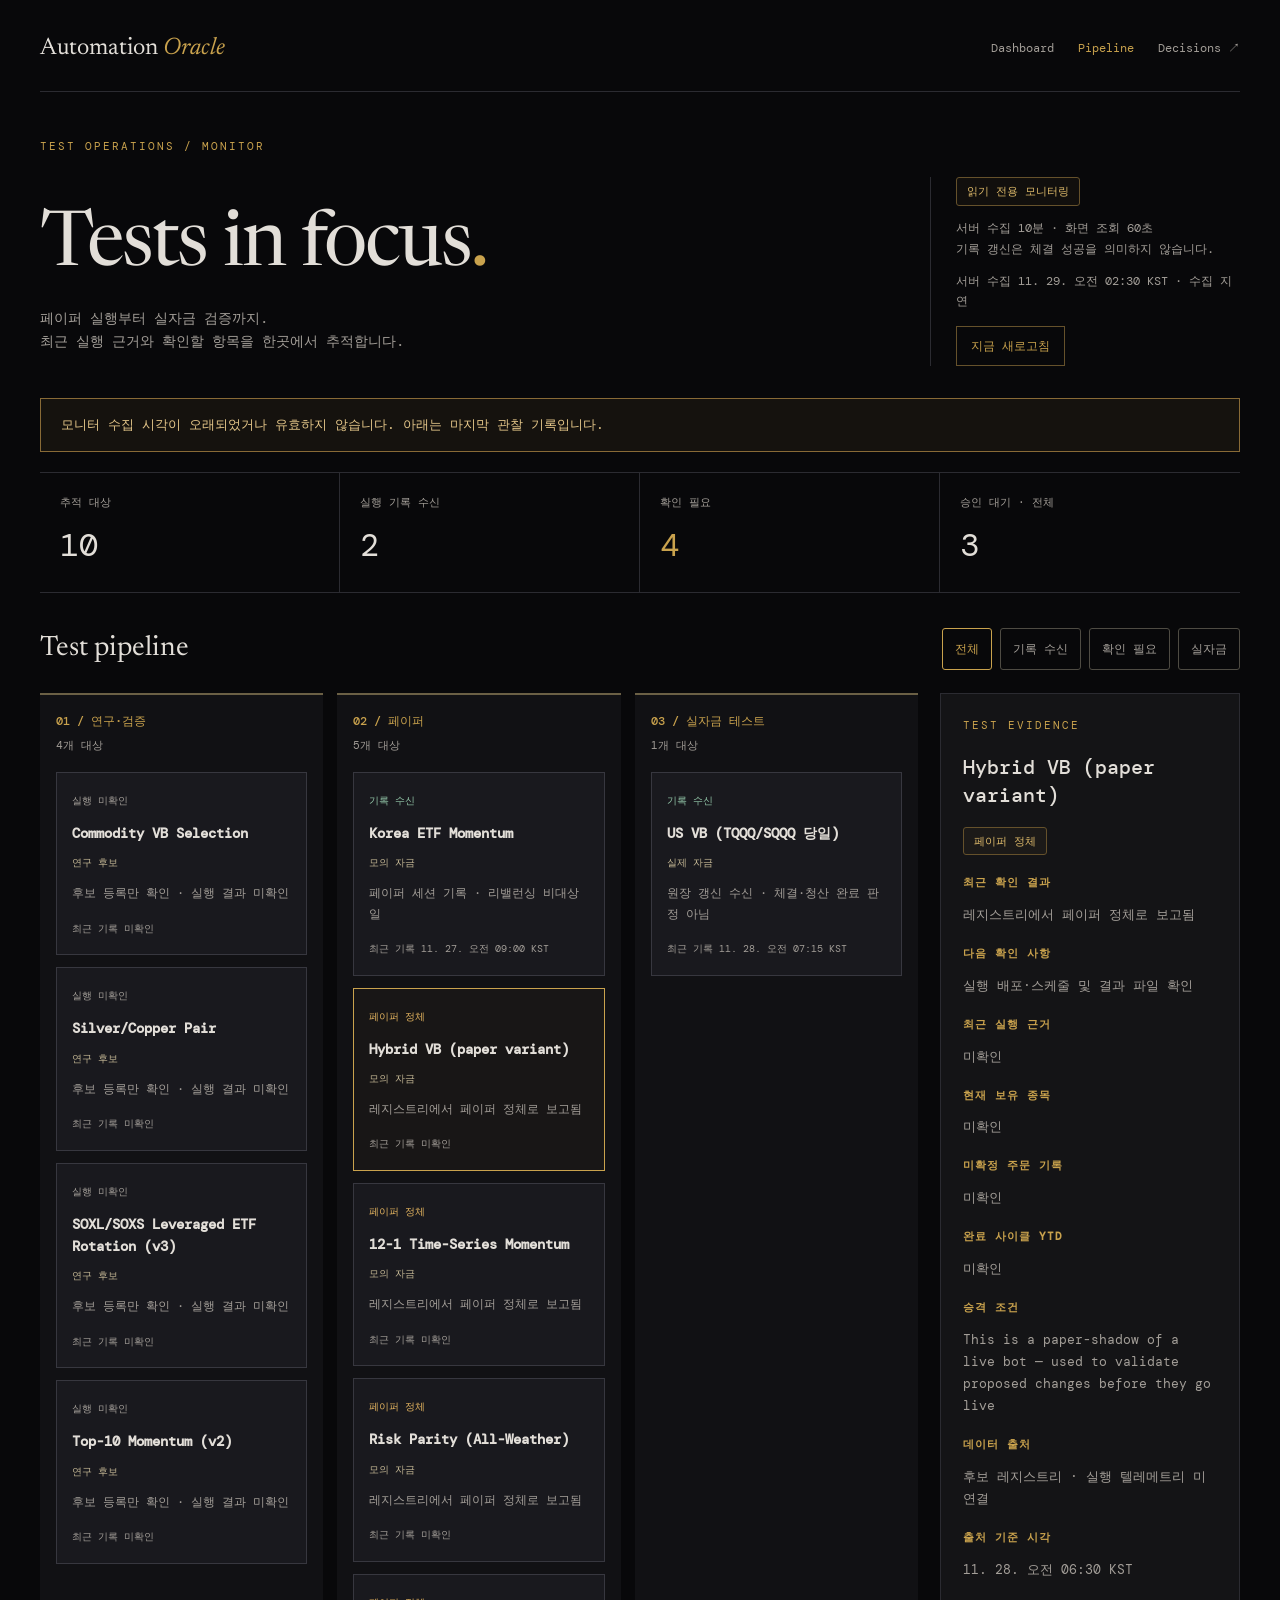
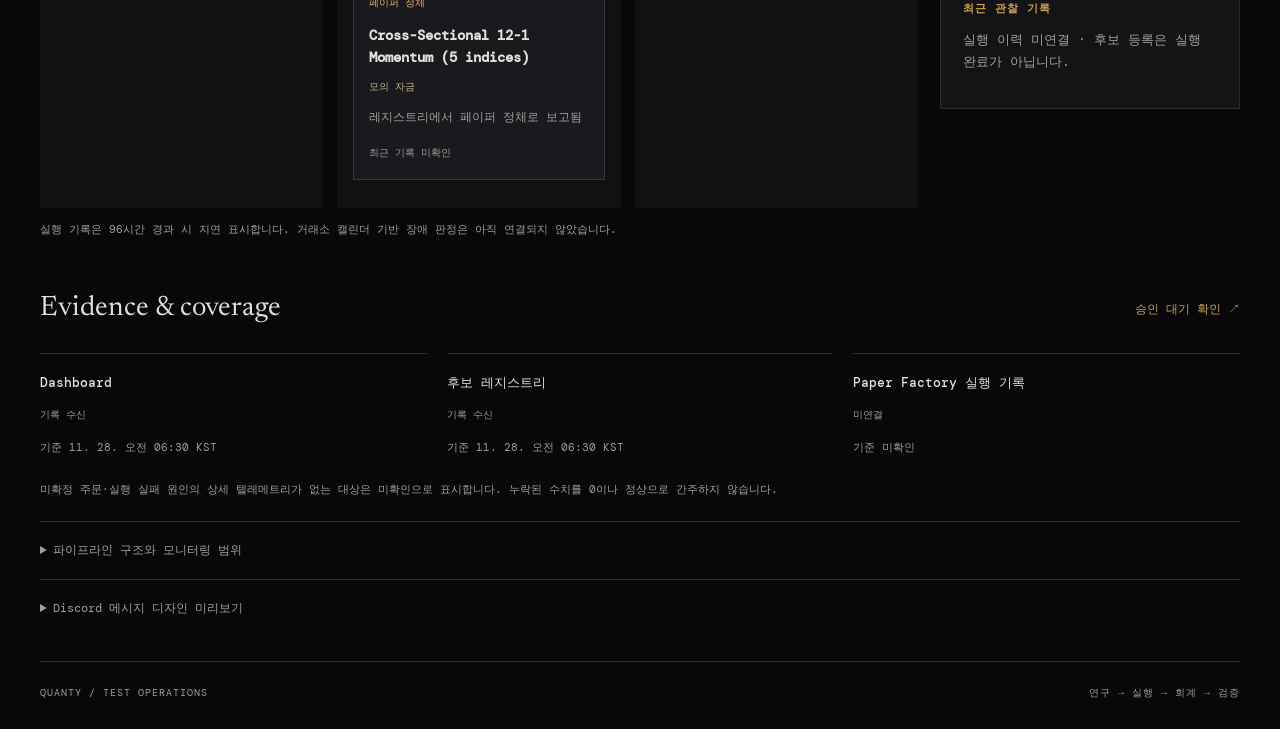
<file: docs/pipeline.html>
<!doctype html>
<html lang="ko">
<head>
<meta charset="utf-8"><meta name="viewport" content="width=device-width, initial-scale=1">
<title>Pipeline · Quanty Oracle</title><meta name="theme-color" content="#08080a">
<link rel="icon" href="favicon.svg" type="image/svg+xml">
<link href="https://fonts.googleapis.com/css2?family=DM+Mono:wght@400;500&family=Newsreader:opsz,wght@6..72,400&display=swap" rel="stylesheet">
<link rel="stylesheet" href="assets/pipeline.css"><script src="assets/pipeline.js" defer></script>
</head>
<body><div class="shell">
<header><a class="brand" href="index.html">Automation <em>Oracle</em></a><nav aria-label="주요 화면"><a href="index.html">Dashboard</a><a href="pipeline.html" aria-current="page">Pipeline</a><a href="decision.html">Decisions ↗</a></nav></header>
<main>
<noscript><p>실제 테스트 모니터링에는 JavaScript가 필요합니다.</p></noscript>
<div class="eyebrow">TEST OPERATIONS / MONITOR</div>
<div class="hero"><div><h1>Tests in focus<span>.</span></h1><p>페이퍼 실행부터 실자금 검증까지.<br>최근 실행 근거와 확인할 항목을 한곳에서 추적합니다.</p></div><aside><span class="pill">읽기 전용 모니터링</span><p>서버 수집 10분 · 화면 조회 60초<br>기록 갱신은 체결 성공을 의미하지 않습니다.</p><div id="snapshot" role="status">서버 기록을 불러오는 중…</div><button class="refresh" id="refresh">지금 새로고침</button></aside></div>
<div id="notice" class="notice" role="status" hidden></div>
<div class="stats" id="stats" aria-label="테스트 요약"></div>
<div class="section-title"><h2>Test pipeline</h2><div class="preview-controls filters" role="group" aria-label="대상 필터"><button data-filter="all" aria-pressed="true">전체</button><button data-filter="observed" aria-pressed="false">기록 수신</button><button data-filter="attention" aria-pressed="false">확인 필요</button><button data-filter="real" aria-pressed="false">실자금</button></div></div>
<div class="monitor-workspace"><div><div class="test-board" id="board" aria-live="polite"><p>실제 테스트 기록을 불러오는 중…</p></div><p class="muted" id="freshness-note"></p></div><aside class="detail monitor-detail" id="detail" aria-live="polite"><h3>테스트 상세</h3><p>테스트 카드를 선택하면 실행 근거와 다음 확인 사항을 볼 수 있습니다.</p></aside></div>
<section class="sources-section"><div class="section-title"><h2>Evidence & coverage</h2><a href="decision.html" class="decision-link">승인 대기 확인 ↗</a></div><div class="source-grid" id="sources"></div><p class="muted">미확정 주문·실행 실패 원인의 상세 텔레메트리가 없는 대상은 미확인으로 표시합니다. 누락된 수치를 0이나 정상으로 간주하지 않습니다.</p></section>
<details class="design-note"><summary>파이프라인 구조와 모니터링 범위</summary><p>데이터 → 연구·검증 → 페이퍼 → 승인 → 실자금 테스트 → 체결·회계 → 성과 피드백</p><p>이 화면은 실행 결과 파일, USVB 원장, 후보 레지스트리를 읽습니다. 거래·승격·예산 변경을 수행하지 않습니다. 후보 등록과 실제 실행 기록을 구분합니다.</p></details>
<details class="design-note"><summary>Discord 메시지 디자인 미리보기</summary>
<section class="notifications" aria-labelledby="notification-title"><div class="section-title"><h2 id="notification-title">Discord · concise by design</h2><span class="pill">가상 데이터 미리보기</span></div><div class="notification-grid"><div><h3>핵심 먼저.<br>상세는 한 번 더.</h3><p>상태 → 주요 수치 → 확인 사항.<br>봇 고유 색상은 유지하고, 긴 정렬 표는 짧은 문장으로 바꿉니다.</p><div class="preview-controls" role="group" aria-label="알림 유형"><button data-preview="portfolio" aria-pressed="true">포트폴리오</button><button data-preview="bot" aria-pressed="false">전략 현황</button><button data-preview="trade" aria-pressed="false">거래 기록</button><button data-preview="alert" aria-pressed="false">확인 필요</button></div><p class="muted">실제 알림 생성 함수로 만든 예시입니다.<br>Discord로 전송하지 않습니다.</p></div><div class="discord"><div class="sender"><span class="avatar">Q</span><strong>Quanty</strong><span class="app-tag">APP</span><span class="muted">미리보기</span></div><div id="embed-preview" class="embed" aria-live="polite">예시를 불러오는 중…</div></div></div></section>
</details>
</main><footer>QUANTY / TEST OPERATIONS<span>연구 → 실행 → 회계 → 검증</span></footer>
</div></body></html>
</file>
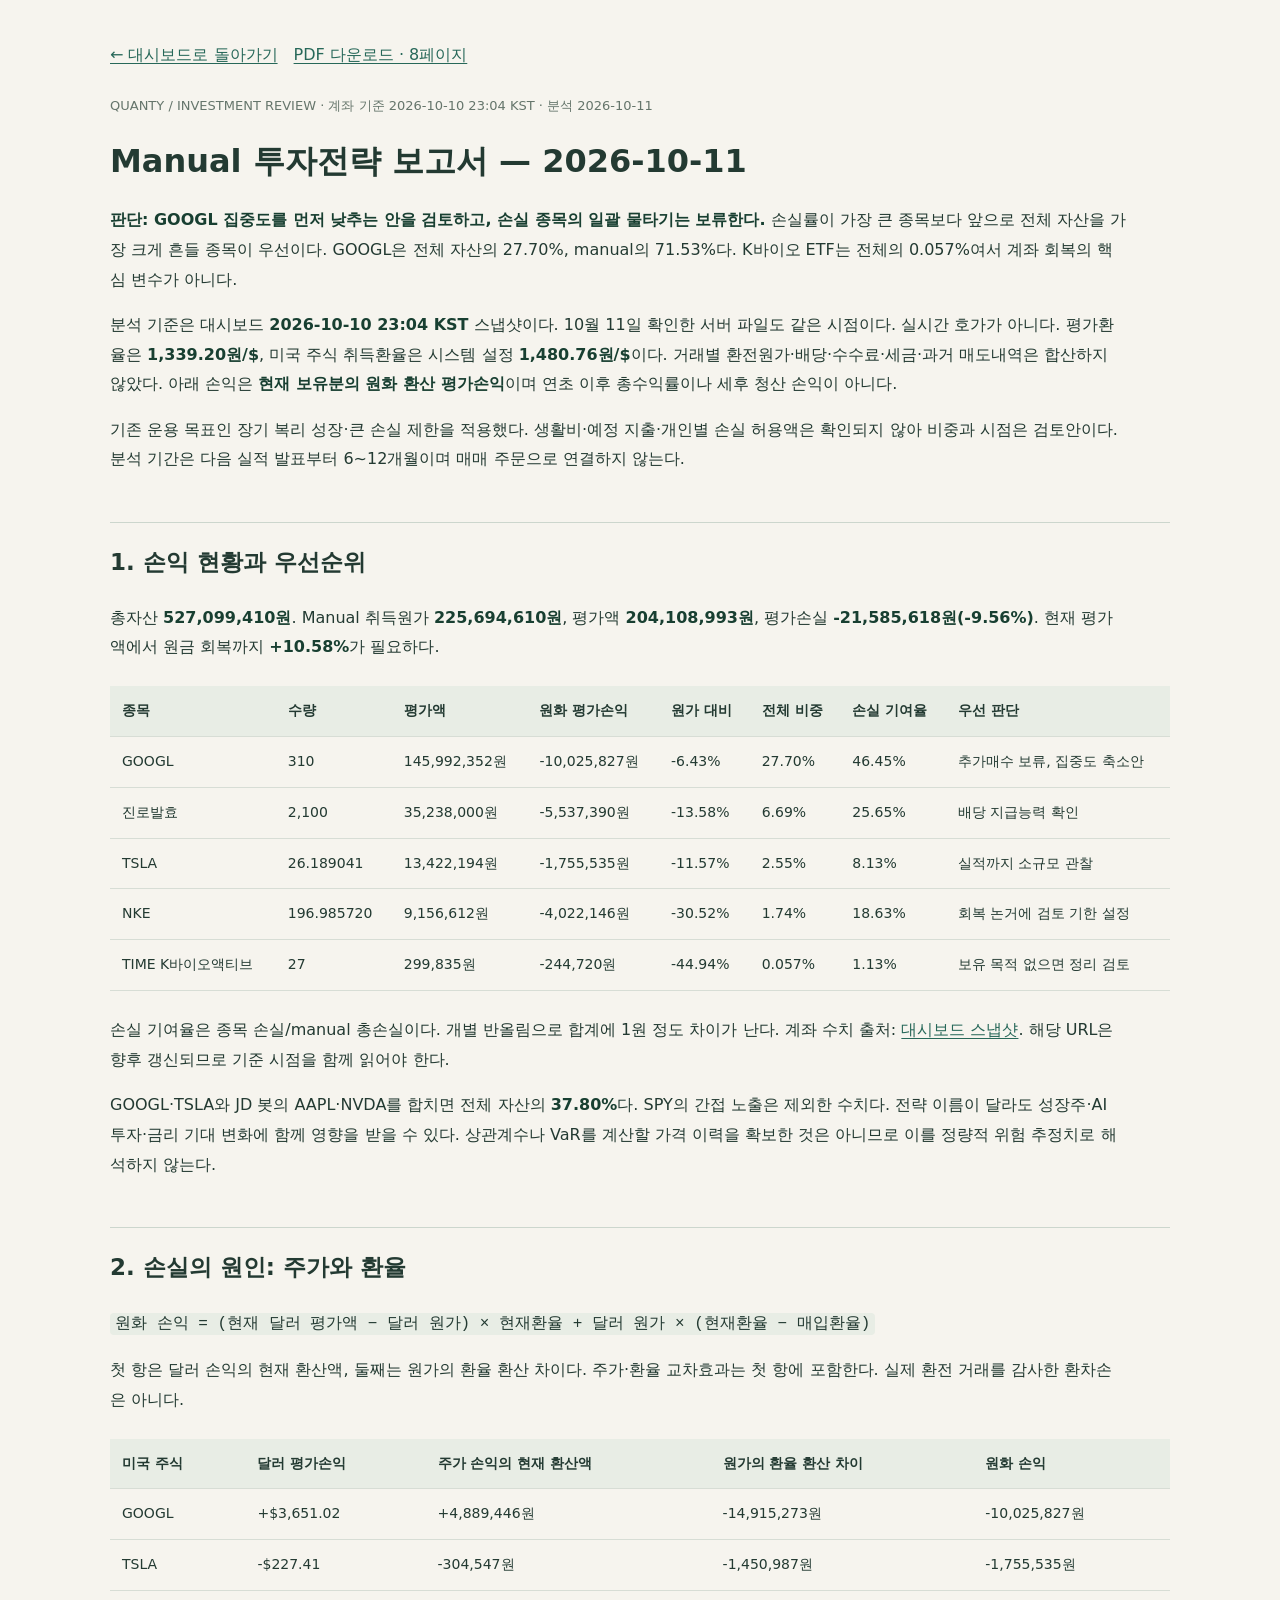
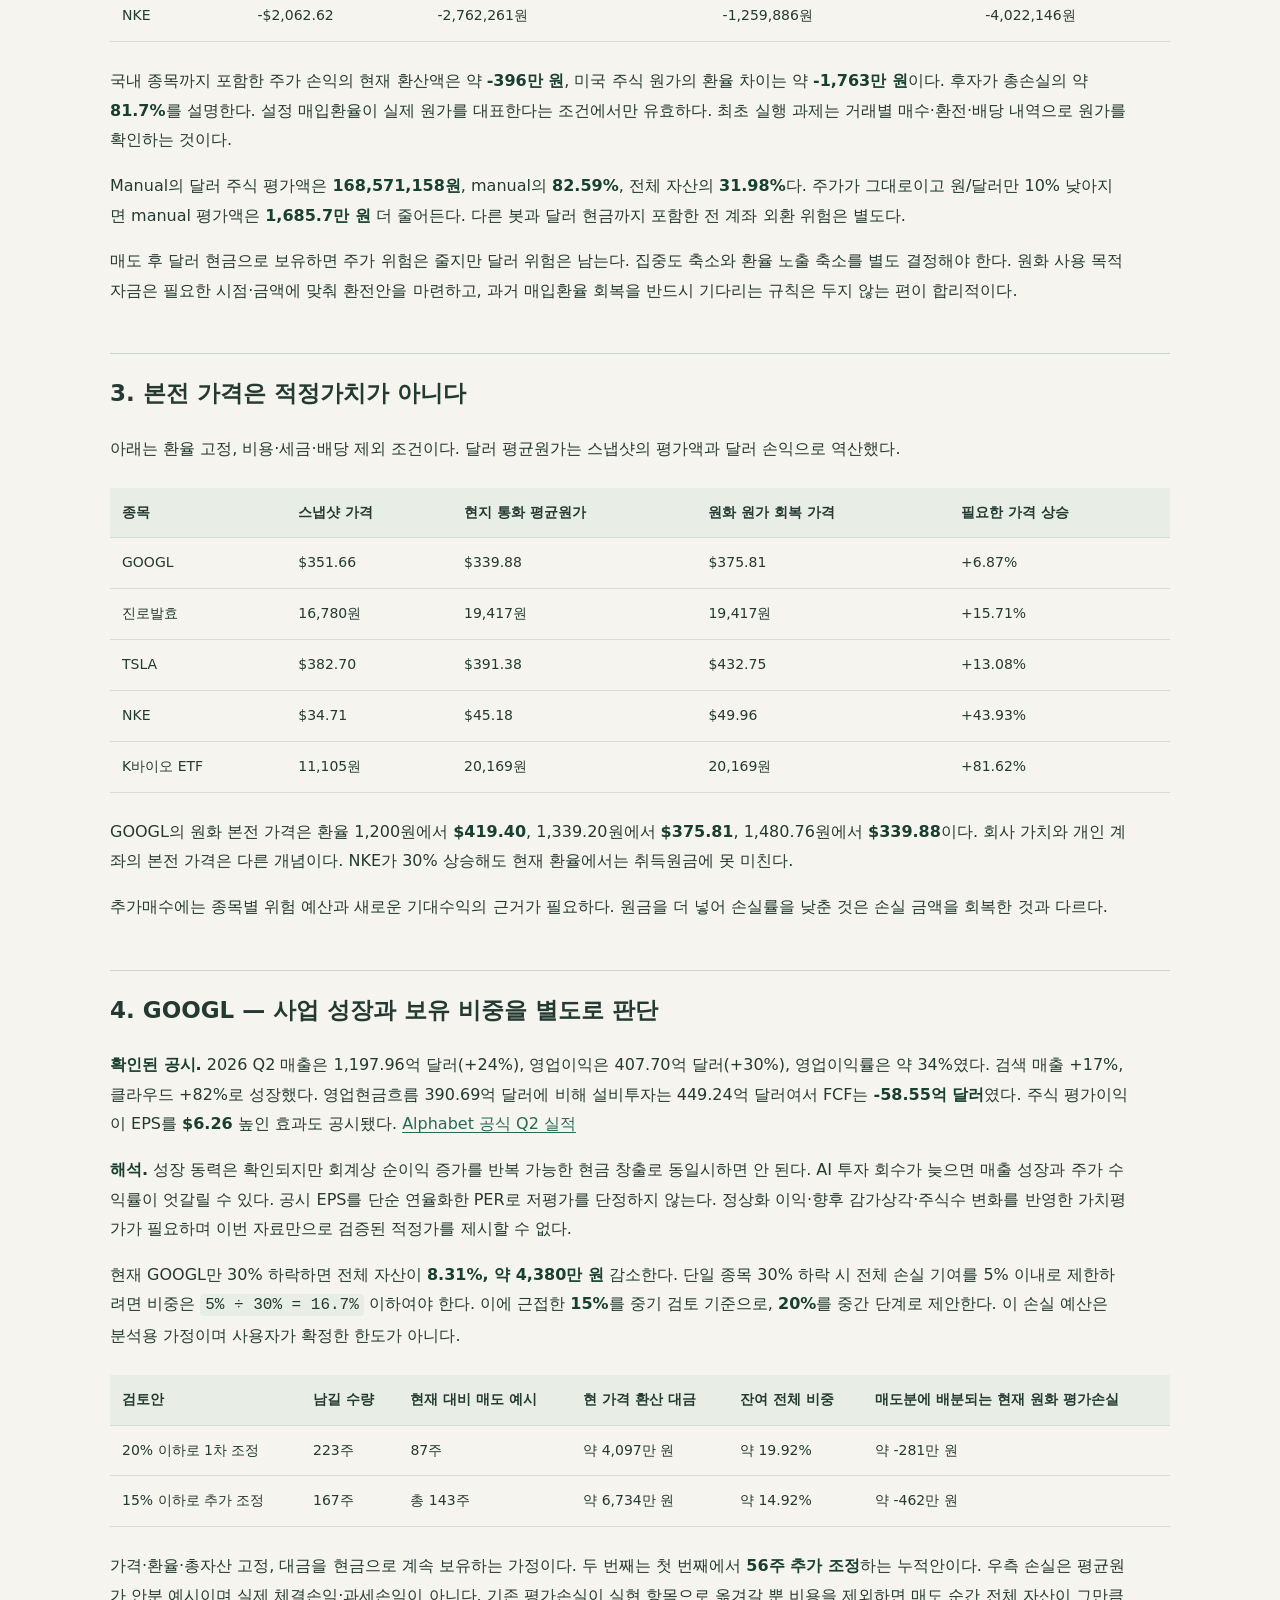
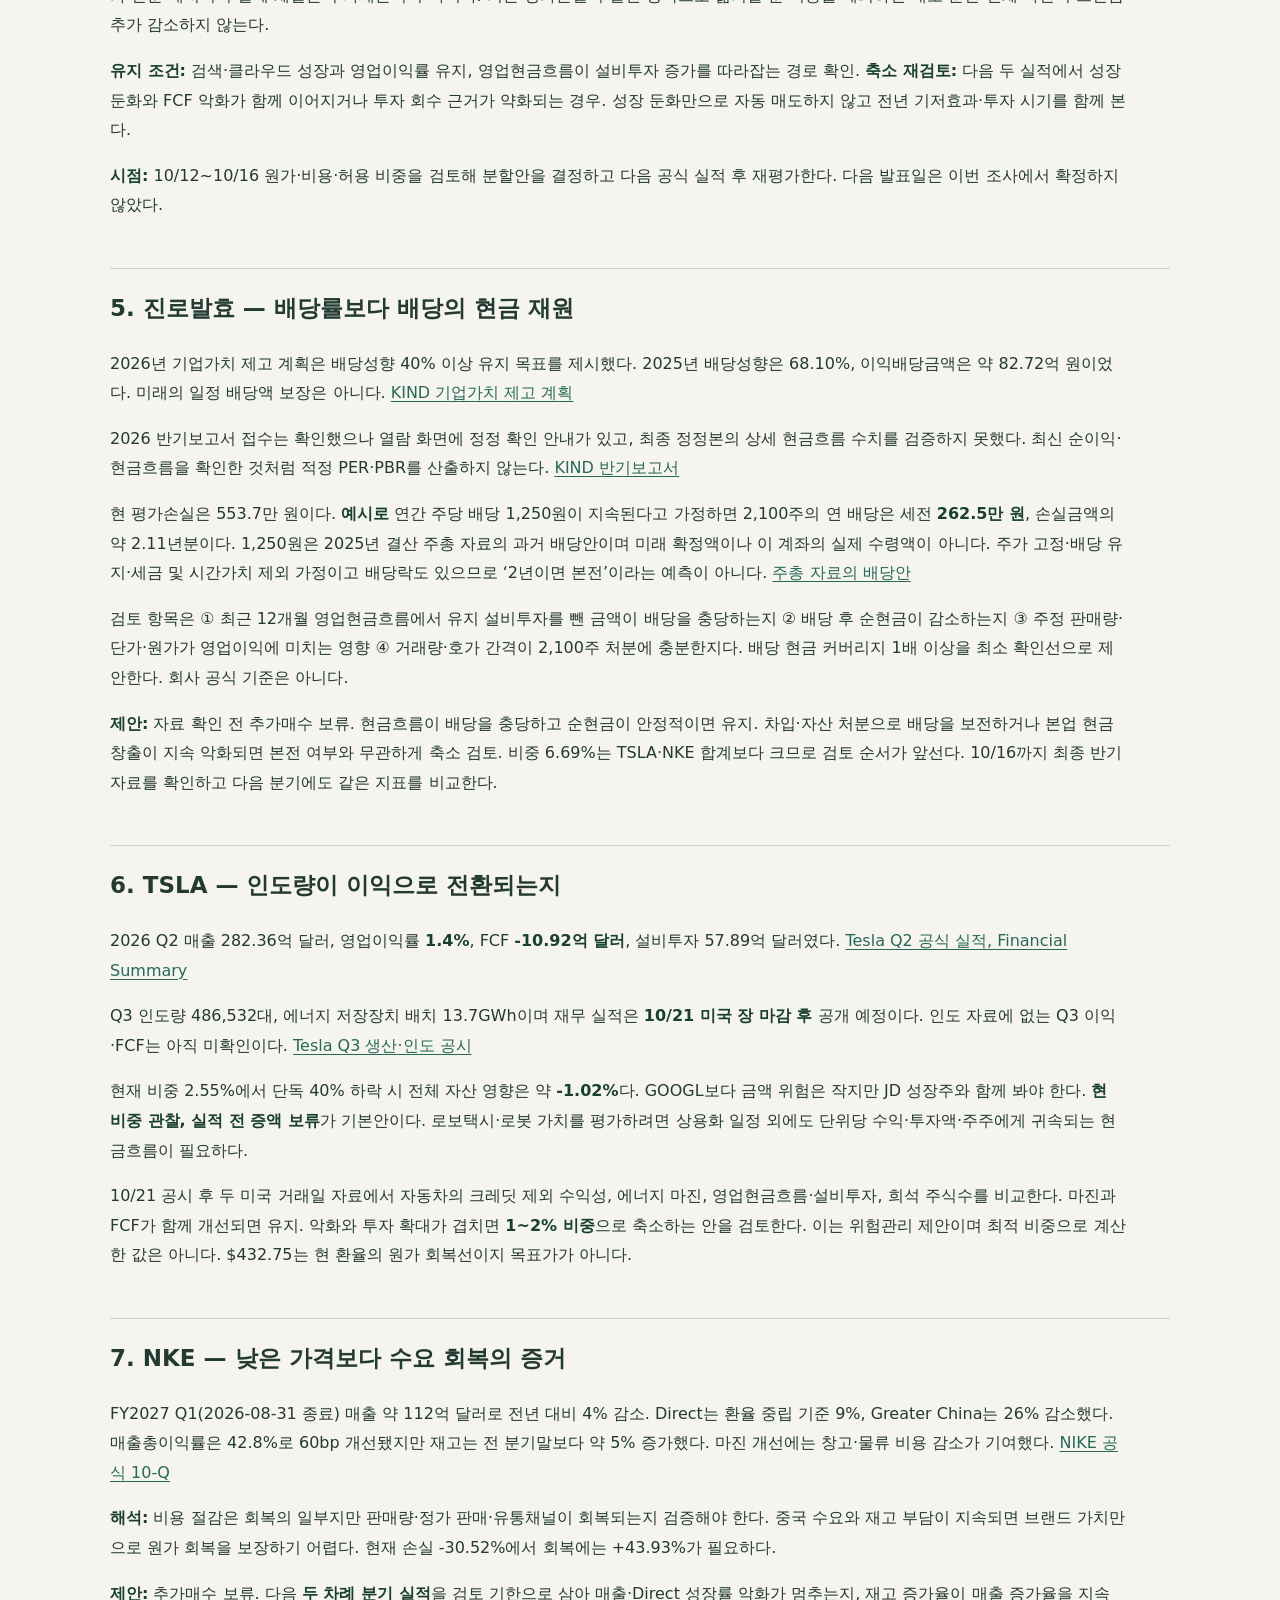
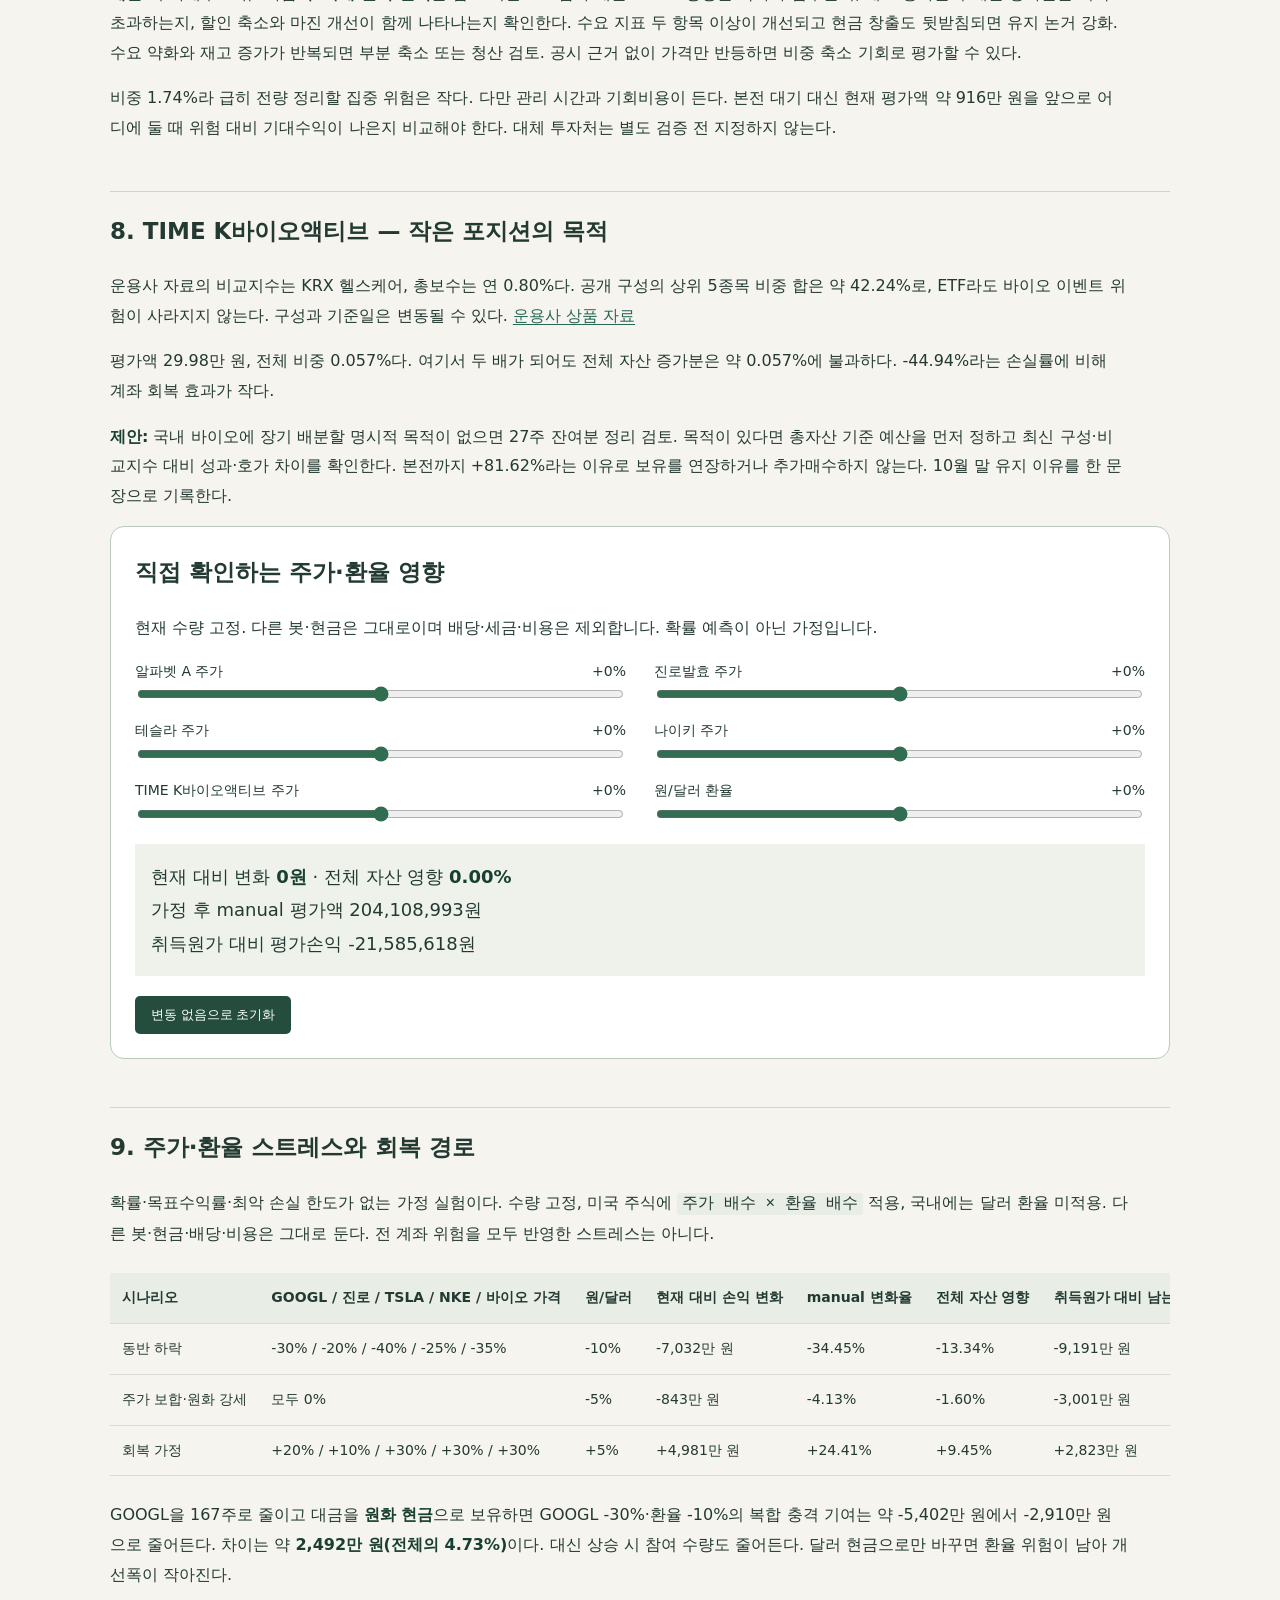
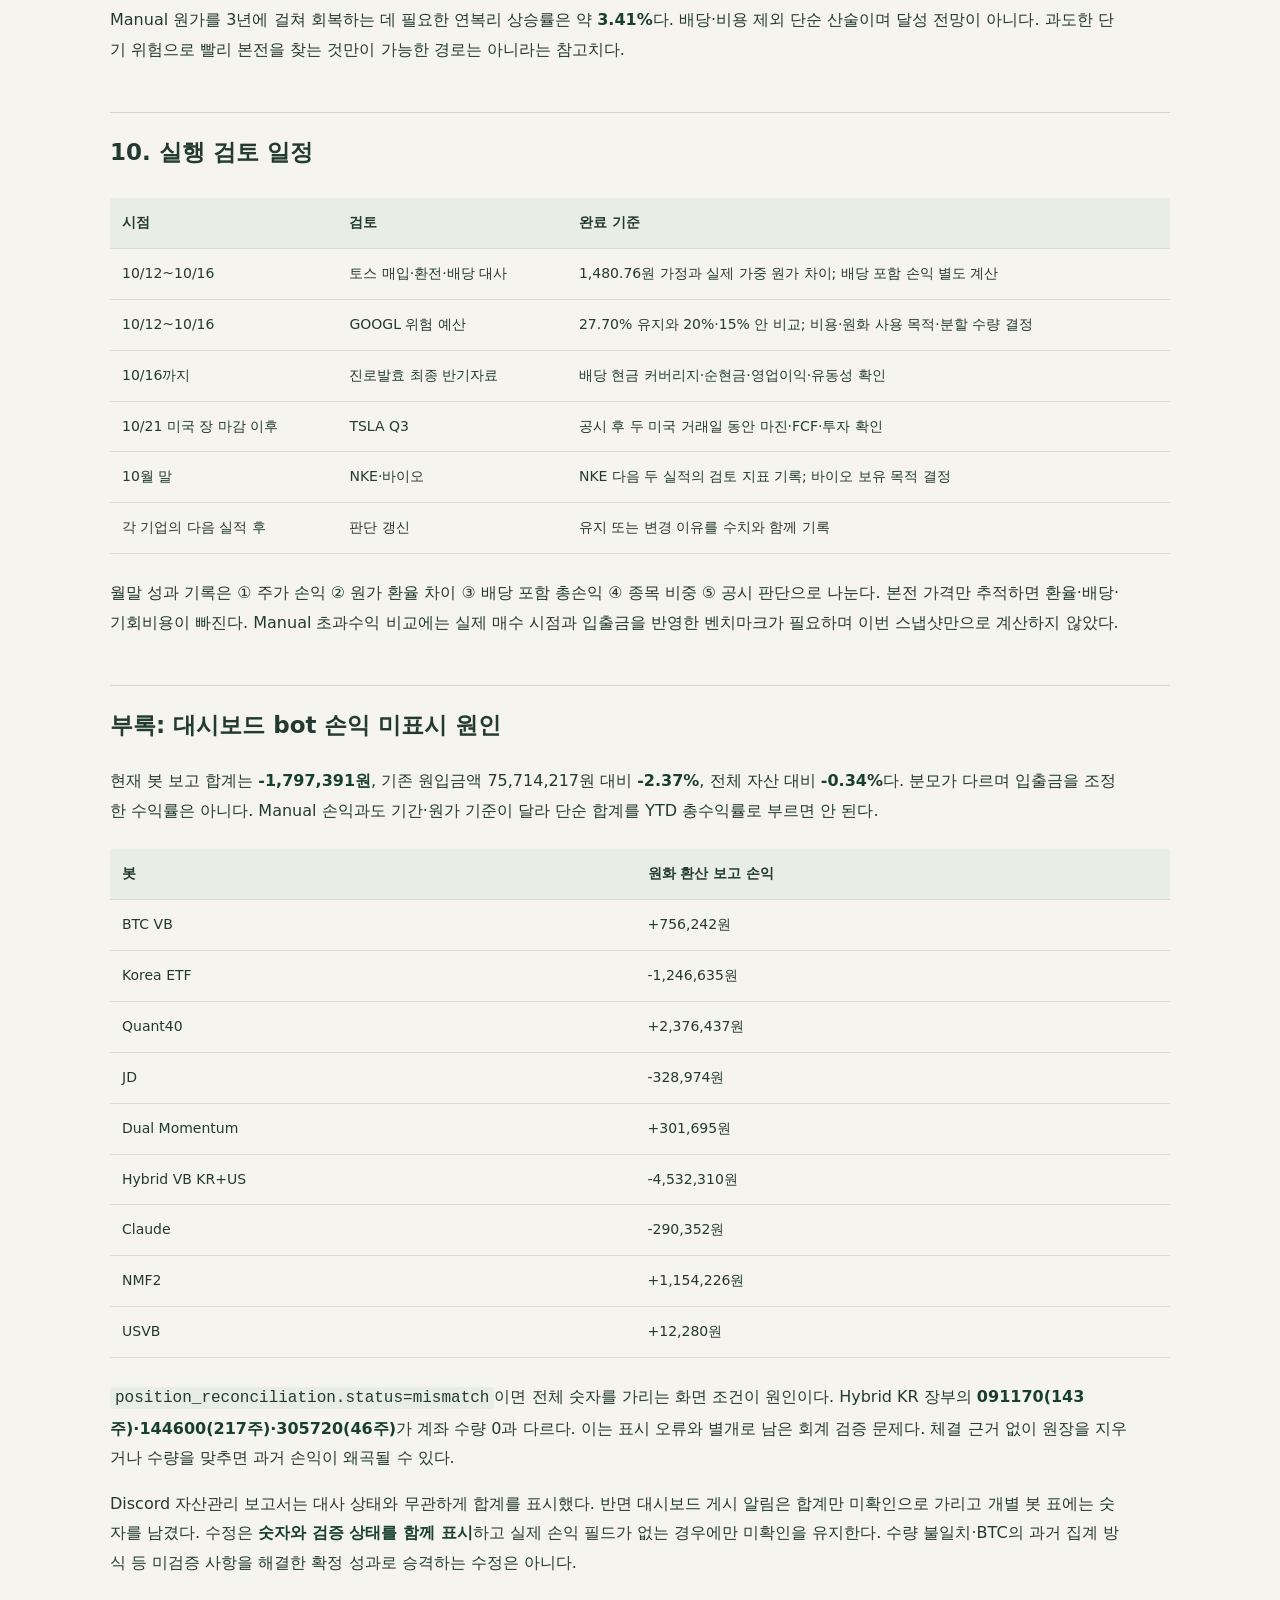
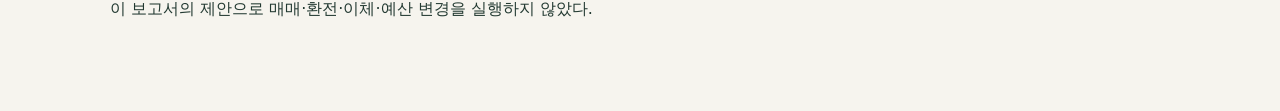
<file: docs/reports/manual-investment-strategy-2026-10-11.html>
<!doctype html><html lang="ko"><meta charset="utf-8"><meta name="viewport" content="width=device-width,initial-scale=1"><title>Manual 투자전략 보고서 · 2026-10-11</title><style>*{box-sizing:border-box}body{margin:0;background:#f6f4ee;color:#233a32;font:16px/1.85 system-ui,-apple-system,sans-serif}main{max-width:1120px;margin:auto;padding:40px 30px 80px}h1{font-size:32px;line-height:1.4}h2{font-size:23px;margin-top:48px;padding-top:18px;border-top:1px solid #ccd6cd}p{max-width:100ch}a{color:#276859;text-underline-offset:3px}table{width:100%;border-collapse:collapse;font-size:14px;white-space:nowrap}td,th{text-align:left;padding:12px;border-bottom:1px solid #d7ddd5}th{background:#e8ede5}.table-wrap{overflow:auto;margin:24px 0}code{background:#e8ede5;padding:2px 5px;border-radius:4px;overflow-wrap:anywhere}strong{color:#183f31}.scenario{border:1px solid #b8cbbb;padding:24px;border-radius:14px;background:#fff}.scenario h2{margin-top:0;border:0;padding:0}.controls{display:grid;grid-template-columns:repeat(2,minmax(0,1fr));gap:14px 28px}label{display:flex;flex-wrap:wrap;justify-content:space-between;font-size:14px}input{width:100%;accent-color:#316d51}output{font-variant-numeric:tabular-nums}.result{margin:20px 0;padding:16px;background:#eef2eb;font-size:18px}button{background:#244d3e;color:white;border:0;padding:10px 16px;border-radius:5px;cursor:pointer}.meta{color:#65756b;font-size:13px}@media(max-width:650px){main{padding:22px 16px}.controls{grid-template-columns:1fr}h1{font-size:27px}.scenario{padding:18px}}@media print{body{background:white}main{max-width:none;padding:0}.scenario,button{display:none}h2{break-after:avoid}.table-wrap{overflow:visible}table{font-size:10px;white-space:normal}a{color:inherit}tr{break-inside:avoid}}</style><main><nav aria-label="보고서 탐색" style="display:flex;flex-wrap:wrap;gap:16px;margin-bottom:24px"><a href="../index.html#manual-guide">← 대시보드로 돌아가기</a><a href="manual-investment-strategy-2026-10-11.pdf" download>PDF 다운로드 · 8페이지</a></nav><p class="meta">QUANTY / INVESTMENT REVIEW · 계좌 기준 2026-10-10 23:04 KST · 분석 2026-10-11</p><h1>Manual 투자전략 보고서 — 2026-10-11</h1>
<p><strong>판단: GOOGL 집중도를 먼저 낮추는 안을 검토하고, 손실 종목의 일괄 물타기는 보류한다.</strong> 손실률이 가장 큰 종목보다 앞으로 전체 자산을 가장 크게 흔들 종목이 우선이다. GOOGL은 전체 자산의 27.70%, manual의 71.53%다. K바이오 ETF는 전체의 0.057%여서 계좌 회복의 핵심 변수가 아니다.</p>
<p>분석 기준은 대시보드 <strong>2026-10-10 23:04 KST</strong> 스냅샷이다. 10월 11일 확인한 서버 파일도 같은 시점이다. 실시간 호가가 아니다. 평가환율은 <strong>1,339.20원/$</strong>, 미국 주식 취득환율은 시스템 설정 <strong>1,480.76원/$</strong>이다. 거래별 환전원가·배당·수수료·세금·과거 매도내역은 합산하지 않았다. 아래 손익은 <strong>현재 보유분의 원화 환산 평가손익</strong>이며 연초 이후 총수익률이나 세후 청산 손익이 아니다.</p>
<p>기존 운용 목표인 장기 복리 성장·큰 손실 제한을 적용했다. 생활비·예정 지출·개인별 손실 허용액은 확인되지 않아 비중과 시점은 검토안이다. 분석 기간은 다음 실적 발표부터 6~12개월이며 매매 주문으로 연결하지 않는다.</p>
<h2>1. 손익 현황과 우선순위</h2>
<p>총자산 <strong>527,099,410원</strong>. Manual 취득원가 <strong>225,694,610원</strong>, 평가액 <strong>204,108,993원</strong>, 평가손실 <strong>-21,585,618원(-9.56%)</strong>. 현재 평가액에서 원금 회복까지 <strong>+10.58%</strong>가 필요하다.</p>
<div class="table-wrap"><table><thead><tr><th>종목</th><th>수량</th><th>평가액</th><th>원화 평가손익</th><th>원가 대비</th><th>전체 비중</th><th>손실 기여율</th><th>우선 판단</th></tr></thead><tbody><tr><td>GOOGL</td><td>310</td><td>145,992,352원</td><td>-10,025,827원</td><td>-6.43%</td><td>27.70%</td><td>46.45%</td><td>추가매수 보류, 집중도 축소안</td></tr><tr><td>진로발효</td><td>2,100</td><td>35,238,000원</td><td>-5,537,390원</td><td>-13.58%</td><td>6.69%</td><td>25.65%</td><td>배당 지급능력 확인</td></tr><tr><td>TSLA</td><td>26.189041</td><td>13,422,194원</td><td>-1,755,535원</td><td>-11.57%</td><td>2.55%</td><td>8.13%</td><td>실적까지 소규모 관찰</td></tr><tr><td>NKE</td><td>196.985720</td><td>9,156,612원</td><td>-4,022,146원</td><td>-30.52%</td><td>1.74%</td><td>18.63%</td><td>회복 논거에 검토 기한 설정</td></tr><tr><td>TIME K바이오액티브</td><td>27</td><td>299,835원</td><td>-244,720원</td><td>-44.94%</td><td>0.057%</td><td>1.13%</td><td>보유 목적 없으면 정리 검토</td></tr></tbody></table></div>
<p>손실 기여율은 종목 손실/manual 총손실이다. 개별 반올림으로 합계에 1원 정도 차이가 난다. 계좌 수치 출처: <a href="https://estherrunstrict.github.io/quanty/data/dashboard_data.json" target="_blank" rel="noopener">대시보드 스냅샷</a>. 해당 URL은 향후 갱신되므로 기준 시점을 함께 읽어야 한다.</p>
<p>GOOGL·TSLA와 JD 봇의 AAPL·NVDA를 합치면 전체 자산의 <strong>37.80%</strong>다. SPY의 간접 노출은 제외한 수치다. 전략 이름이 달라도 성장주·AI 투자·금리 기대 변화에 함께 영향을 받을 수 있다. 상관계수나 VaR를 계산할 가격 이력을 확보한 것은 아니므로 이를 정량적 위험 추정치로 해석하지 않는다.</p>
<h2>2. 손실의 원인: 주가와 환율</h2>
<p><code>원화 손익 = (현재 달러 평가액 − 달러 원가) × 현재환율 + 달러 원가 × (현재환율 − 매입환율)</code></p>
<p>첫 항은 달러 손익의 현재 환산액, 둘째는 원가의 환율 환산 차이다. 주가·환율 교차효과는 첫 항에 포함한다. 실제 환전 거래를 감사한 환차손은 아니다.</p>
<div class="table-wrap"><table><thead><tr><th>미국 주식</th><th>달러 평가손익</th><th>주가 손익의 현재 환산액</th><th>원가의 환율 환산 차이</th><th>원화 손익</th></tr></thead><tbody><tr><td>GOOGL</td><td>+$3,651.02</td><td>+4,889,446원</td><td>-14,915,273원</td><td>-10,025,827원</td></tr><tr><td>TSLA</td><td>-$227.41</td><td>-304,547원</td><td>-1,450,987원</td><td>-1,755,535원</td></tr><tr><td>NKE</td><td>-$2,062.62</td><td>-2,762,261원</td><td>-1,259,886원</td><td>-4,022,146원</td></tr></tbody></table></div>
<p>국내 종목까지 포함한 주가 손익의 현재 환산액은 약 <strong>-396만 원</strong>, 미국 주식 원가의 환율 차이는 약 <strong>-1,763만 원</strong>이다. 후자가 총손실의 약 <strong>81.7%</strong>를 설명한다. 설정 매입환율이 실제 원가를 대표한다는 조건에서만 유효하다. 최초 실행 과제는 거래별 매수·환전·배당 내역으로 원가를 확인하는 것이다.</p>
<p>Manual의 달러 주식 평가액은 <strong>168,571,158원</strong>, manual의 <strong>82.59%</strong>, 전체 자산의 <strong>31.98%</strong>다. 주가가 그대로이고 원/달러만 10% 낮아지면 manual 평가액은 <strong>1,685.7만 원</strong> 더 줄어든다. 다른 봇과 달러 현금까지 포함한 전 계좌 외환 위험은 별도다.</p>
<p>매도 후 달러 현금으로 보유하면 주가 위험은 줄지만 달러 위험은 남는다. 집중도 축소와 환율 노출 축소를 별도 결정해야 한다. 원화 사용 목적 자금은 필요한 시점·금액에 맞춰 환전안을 마련하고, 과거 매입환율 회복을 반드시 기다리는 규칙은 두지 않는 편이 합리적이다.</p>
<h2>3. 본전 가격은 적정가치가 아니다</h2>
<p>아래는 환율 고정, 비용·세금·배당 제외 조건이다. 달러 평균원가는 스냅샷의 평가액과 달러 손익으로 역산했다.</p>
<div class="table-wrap"><table><thead><tr><th>종목</th><th>스냅샷 가격</th><th>현지 통화 평균원가</th><th>원화 원가 회복 가격</th><th>필요한 가격 상승</th></tr></thead><tbody><tr><td>GOOGL</td><td>$351.66</td><td>$339.88</td><td>$375.81</td><td>+6.87%</td></tr><tr><td>진로발효</td><td>16,780원</td><td>19,417원</td><td>19,417원</td><td>+15.71%</td></tr><tr><td>TSLA</td><td>$382.70</td><td>$391.38</td><td>$432.75</td><td>+13.08%</td></tr><tr><td>NKE</td><td>$34.71</td><td>$45.18</td><td>$49.96</td><td>+43.93%</td></tr><tr><td>K바이오 ETF</td><td>11,105원</td><td>20,169원</td><td>20,169원</td><td>+81.62%</td></tr></tbody></table></div>
<p>GOOGL의 원화 본전 가격은 환율 1,200원에서 <strong>$419.40</strong>, 1,339.20원에서 <strong>$375.81</strong>, 1,480.76원에서 <strong>$339.88</strong>이다. 회사 가치와 개인 계좌의 본전 가격은 다른 개념이다. NKE가 30% 상승해도 현재 환율에서는 취득원금에 못 미친다.</p>
<p>추가매수에는 종목별 위험 예산과 새로운 기대수익의 근거가 필요하다. 원금을 더 넣어 손실률을 낮춘 것은 손실 금액을 회복한 것과 다르다.</p>
<h2>4. GOOGL — 사업 성장과 보유 비중을 별도로 판단</h2>
<p><strong>확인된 공시.</strong> 2026 Q2 매출은 1,197.96억 달러(+24%), 영업이익은 407.70억 달러(+30%), 영업이익률은 약 34%였다. 검색 매출 +17%, 클라우드 +82%로 성장했다. 영업현금흐름 390.69억 달러에 비해 설비투자는 449.24억 달러여서 FCF는 <strong>-58.55억 달러</strong>였다. 주식 평가이익이 EPS를 <strong>$6.26</strong> 높인 효과도 공시됐다. <a href="https://www.sec.gov/Archives/edgar/data/1652044/000165204426000066/googexhibit991q22026.htm" target="_blank" rel="noopener">Alphabet 공식 Q2 실적</a></p>
<p><strong>해석.</strong> 성장 동력은 확인되지만 회계상 순이익 증가를 반복 가능한 현금 창출로 동일시하면 안 된다. AI 투자 회수가 늦으면 매출 성장과 주가 수익률이 엇갈릴 수 있다. 공시 EPS를 단순 연율화한 PER로 저평가를 단정하지 않는다. 정상화 이익·향후 감가상각·주식수 변화를 반영한 가치평가가 필요하며 이번 자료만으로 검증된 적정가를 제시할 수 없다.</p>
<p>현재 GOOGL만 30% 하락하면 전체 자산이 <strong>8.31%, 약 4,380만 원</strong> 감소한다. 단일 종목 30% 하락 시 전체 손실 기여를 5% 이내로 제한하려면 비중은 <code>5% ÷ 30% = 16.7%</code> 이하여야 한다. 이에 근접한 <strong>15%</strong>를 중기 검토 기준으로, <strong>20%</strong>를 중간 단계로 제안한다. 이 손실 예산은 분석용 가정이며 사용자가 확정한 한도가 아니다.</p>
<div class="table-wrap"><table><thead><tr><th>검토안</th><th>남길 수량</th><th>현재 대비 매도 예시</th><th>현 가격 환산 대금</th><th>잔여 전체 비중</th><th>매도분에 배분되는 현재 원화 평가손실</th></tr></thead><tbody><tr><td>20% 이하로 1차 조정</td><td>223주</td><td>87주</td><td>약 4,097만 원</td><td>약 19.92%</td><td>약 -281만 원</td></tr><tr><td>15% 이하로 추가 조정</td><td>167주</td><td>총 143주</td><td>약 6,734만 원</td><td>약 14.92%</td><td>약 -462만 원</td></tr></tbody></table></div>
<p>가격·환율·총자산 고정, 대금을 현금으로 계속 보유하는 가정이다. 두 번째는 첫 번째에서 <strong>56주 추가 조정</strong>하는 누적안이다. 우측 손실은 평균원가 안분 예시이며 실제 체결손익·과세손익이 아니다. 기존 평가손실이 실현 항목으로 옮겨갈 뿐 비용을 제외하면 매도 순간 전체 자산이 그만큼 추가 감소하지 않는다.</p>
<p><strong>유지 조건:</strong> 검색·클라우드 성장과 영업이익률 유지, 영업현금흐름이 설비투자 증가를 따라잡는 경로 확인. <strong>축소 재검토:</strong> 다음 두 실적에서 성장 둔화와 FCF 악화가 함께 이어지거나 투자 회수 근거가 약화되는 경우. 성장 둔화만으로 자동 매도하지 않고 전년 기저효과·투자 시기를 함께 본다.</p>
<p><strong>시점:</strong> 10/12~10/16 원가·비용·허용 비중을 검토해 분할안을 결정하고 다음 공식 실적 후 재평가한다. 다음 발표일은 이번 조사에서 확정하지 않았다.</p>
<h2>5. 진로발효 — 배당률보다 배당의 현금 재원</h2>
<p>2026년 기업가치 제고 계획은 배당성향 40% 이상 유지 목표를 제시했다. 2025년 배당성향은 68.10%, 이익배당금액은 약 82.72억 원이었다. 미래의 일정 배당액 보장은 아니다. <a href="https://kind.krx.co.kr/external/2026/03/30/000943/20260324001371/72101.htm" target="_blank" rel="noopener">KIND 기업가치 제고 계획</a></p>
<p>2026 반기보고서 접수는 확인했으나 열람 화면에 정정 확인 안내가 있고, 최종 정정본의 상세 현금흐름 수치를 검증하지 못했다. 최신 순이익·현금흐름을 확인한 것처럼 적정 PER·PBR를 산출하지 않는다. <a href="https://kind.krx.co.kr/common/disclsviewer.do?acptno=20260814002664&amp;docno=&amp;method=search&amp;viewerhost=" target="_blank" rel="noopener">KIND 반기보고서</a></p>
<p>현 평가손실은 553.7만 원이다. <strong>예시로</strong> 연간 주당 배당 1,250원이 지속된다고 가정하면 2,100주의 연 배당은 세전 <strong>262.5만 원</strong>, 손실금액의 약 2.11년분이다. 1,250원은 2025년 결산 주총 자료의 과거 배당안이며 미래 확정액이나 이 계좌의 실제 수령액이 아니다. 주가 고정·배당 유지·세금 및 시간가치 제외 가정이고 배당락도 있으므로 ‘2년이면 본전’이라는 예측이 아니다. <a href="https://kind.krx.co.kr/external/2026/03/12/001515/20260312003634/00660.htm" target="_blank" rel="noopener">주총 자료의 배당안</a></p>
<p>검토 항목은 ① 최근 12개월 영업현금흐름에서 유지 설비투자를 뺀 금액이 배당을 충당하는지 ② 배당 후 순현금이 감소하는지 ③ 주정 판매량·단가·원가가 영업이익에 미치는 영향 ④ 거래량·호가 간격이 2,100주 처분에 충분한지다. 배당 현금 커버리지 1배 이상을 최소 확인선으로 제안한다. 회사 공식 기준은 아니다.</p>
<p><strong>제안:</strong> 자료 확인 전 추가매수 보류. 현금흐름이 배당을 충당하고 순현금이 안정적이면 유지. 차입·자산 처분으로 배당을 보전하거나 본업 현금 창출이 지속 악화되면 본전 여부와 무관하게 축소 검토. 비중 6.69%는 TSLA·NKE 합계보다 크므로 검토 순서가 앞선다. 10/16까지 최종 반기자료를 확인하고 다음 분기에도 같은 지표를 비교한다.</p>
<h2>6. TSLA — 인도량이 이익으로 전환되는지</h2>
<p>2026 Q2 매출 282.36억 달러, 영업이익률 <strong>1.4%</strong>, FCF <strong>-10.92억 달러</strong>, 설비투자 57.89억 달러였다. <a href="https://ir.tesla.com/_flysystem/s3/sec/000162828026049213/tsla-20260722-gen.pdf" target="_blank" rel="noopener">Tesla Q2 공식 실적, Financial Summary</a></p>
<p>Q3 인도량 486,532대, 에너지 저장장치 배치 13.7GWh이며 재무 실적은 <strong>10/21 미국 장 마감 후</strong> 공개 예정이다. 인도 자료에 없는 Q3 이익·FCF는 아직 미확인이다. <a href="https://ir.tesla.com/press-release/tesla-third-quarter-2026-production-deliveries-and-deployments" target="_blank" rel="noopener">Tesla Q3 생산·인도 공시</a></p>
<p>현재 비중 2.55%에서 단독 40% 하락 시 전체 자산 영향은 약 <strong>-1.02%</strong>다. GOOGL보다 금액 위험은 작지만 JD 성장주와 함께 봐야 한다. <strong>현 비중 관찰, 실적 전 증액 보류</strong>가 기본안이다. 로보택시·로봇 가치를 평가하려면 상용화 일정 외에도 단위당 수익·투자액·주주에게 귀속되는 현금흐름이 필요하다.</p>
<p>10/21 공시 후 두 미국 거래일 자료에서 자동차의 크레딧 제외 수익성, 에너지 마진, 영업현금흐름·설비투자, 희석 주식수를 비교한다. 마진과 FCF가 함께 개선되면 유지. 악화와 투자 확대가 겹치면 <strong>1~2% 비중</strong>으로 축소하는 안을 검토한다. 이는 위험관리 제안이며 최적 비중으로 계산한 값은 아니다. $432.75는 현 환율의 원가 회복선이지 목표가가 아니다.</p>
<h2>7. NKE — 낮은 가격보다 수요 회복의 증거</h2>
<p>FY2027 Q1(2026-08-31 종료) 매출 약 112억 달러로 전년 대비 4% 감소. Direct는 환율 중립 기준 9%, Greater China는 26% 감소했다. 매출총이익률은 42.8%로 60bp 개선됐지만 재고는 전 분기말보다 약 5% 증가했다. 마진 개선에는 창고·물류 비용 감소가 기여했다. <a href="https://www.sec.gov/Archives/edgar/data/320187/000032018726000193/nke-20260831.htm" target="_blank" rel="noopener">NIKE 공식 10-Q</a></p>
<p><strong>해석:</strong> 비용 절감은 회복의 일부지만 판매량·정가 판매·유통채널이 회복되는지 검증해야 한다. 중국 수요와 재고 부담이 지속되면 브랜드 가치만으로 원가 회복을 보장하기 어렵다. 현재 손실 -30.52%에서 회복에는 +43.93%가 필요하다.</p>
<p><strong>제안:</strong> 추가매수 보류. 다음 <strong>두 차례 분기 실적</strong>을 검토 기한으로 삼아 매출·Direct 성장률 악화가 멈추는지, 재고 증가율이 매출 증가율을 지속 초과하는지, 할인 축소와 마진 개선이 함께 나타나는지 확인한다. 수요 지표 두 항목 이상이 개선되고 현금 창출도 뒷받침되면 유지 논거 강화. 수요 약화와 재고 증가가 반복되면 부분 축소 또는 청산 검토. 공시 근거 없이 가격만 반등하면 비중 축소 기회로 평가할 수 있다.</p>
<p>비중 1.74%라 급히 전량 정리할 집중 위험은 작다. 다만 관리 시간과 기회비용이 든다. 본전 대기 대신 현재 평가액 약 916만 원을 앞으로 어디에 둘 때 위험 대비 기대수익이 나은지 비교해야 한다. 대체 투자처는 별도 검증 전 지정하지 않는다.</p>
<h2>8. TIME K바이오액티브 — 작은 포지션의 목적</h2>
<p>운용사 자료의 비교지수는 KRX 헬스케어, 총보수는 연 0.80%다. 공개 구성의 상위 5종목 비중 합은 약 42.24%로, ETF라도 바이오 이벤트 위험이 사라지지 않는다. 구성과 기준일은 변동될 수 있다. <a href="https://timeetf.co.kr/m11_view.php?idx=13" target="_blank" rel="noopener">운용사 상품 자료</a></p>
<p>평가액 29.98만 원, 전체 비중 0.057%다. 여기서 두 배가 되어도 전체 자산 증가분은 약 0.057%에 불과하다. -44.94%라는 손실률에 비해 계좌 회복 효과가 작다.</p>
<p><strong>제안:</strong> 국내 바이오에 장기 배분할 명시적 목적이 없으면 27주 잔여분 정리 검토. 목적이 있다면 총자산 기준 예산을 먼저 정하고 최신 구성·비교지수 대비 성과·호가 차이를 확인한다. 본전까지 +81.62%라는 이유로 보유를 연장하거나 추가매수하지 않는다. 10월 말 유지 이유를 한 문장으로 기록한다.</p>
<section class="scenario" aria-labelledby="scenario-title"><h2 id="scenario-title">직접 확인하는 주가·환율 영향</h2><p>현재 수량 고정. 다른 봇·현금은 그대로이며 배당·세금·비용은 제외합니다. 확률 예측이 아닌 가정입니다.</p><div class="controls" id="controls"></div><div class="result" aria-live="polite" id="result"></div><button id="reset" type="button">변동 없음으로 초기화</button></section><h2>9. 주가·환율 스트레스와 회복 경로</h2>
<p>확률·목표수익률·최악 손실 한도가 없는 가정 실험이다. 수량 고정, 미국 주식에 <code>주가 배수 × 환율 배수</code> 적용, 국내에는 달러 환율 미적용. 다른 봇·현금·배당·비용은 그대로 둔다. 전 계좌 위험을 모두 반영한 스트레스는 아니다.</p>
<div class="table-wrap"><table><thead><tr><th>시나리오</th><th>GOOGL / 진로 / TSLA / NKE / 바이오 가격</th><th>원/달러</th><th>현재 대비 손익 변화</th><th>manual 변화율</th><th>전체 자산 영향</th><th>취득원가 대비 남는 손익</th></tr></thead><tbody><tr><td>동반 하락</td><td>-30% / -20% / -40% / -25% / -35%</td><td>-10%</td><td>-7,032만 원</td><td>-34.45%</td><td>-13.34%</td><td>-9,191만 원</td></tr><tr><td>주가 보합·원화 강세</td><td>모두 0%</td><td>-5%</td><td>-843만 원</td><td>-4.13%</td><td>-1.60%</td><td>-3,001만 원</td></tr><tr><td>회복 가정</td><td>+20% / +10% / +30% / +30% / +30%</td><td>+5%</td><td>+4,981만 원</td><td>+24.41%</td><td>+9.45%</td><td>+2,823만 원</td></tr></tbody></table></div>
<p>GOOGL을 167주로 줄이고 대금을 <strong>원화 현금</strong>으로 보유하면 GOOGL -30%·환율 -10%의 복합 충격 기여는 약 -5,402만 원에서 -2,910만 원으로 줄어든다. 차이는 약 <strong>2,492만 원(전체의 4.73%)</strong>이다. 대신 상승 시 참여 수량도 줄어든다. 달러 현금으로만 바꾸면 환율 위험이 남아 개선폭이 작아진다.</p>
<p>Manual 원가를 3년에 걸쳐 회복하는 데 필요한 연복리 상승률은 약 <strong>3.41%</strong>다. 배당·비용 제외 단순 산술이며 달성 전망이 아니다. 과도한 단기 위험으로 빨리 본전을 찾는 것만이 가능한 경로는 아니라는 참고치다.</p>
<h2>10. 실행 검토 일정</h2>
<div class="table-wrap"><table><thead><tr><th>시점</th><th>검토</th><th>완료 기준</th></tr></thead><tbody><tr><td>10/12~10/16</td><td>토스 매입·환전·배당 대사</td><td>1,480.76원 가정과 실제 가중 원가 차이; 배당 포함 손익 별도 계산</td></tr><tr><td>10/12~10/16</td><td>GOOGL 위험 예산</td><td>27.70% 유지와 20%·15% 안 비교; 비용·원화 사용 목적·분할 수량 결정</td></tr><tr><td>10/16까지</td><td>진로발효 최종 반기자료</td><td>배당 현금 커버리지·순현금·영업이익·유동성 확인</td></tr><tr><td>10/21 미국 장 마감 이후</td><td>TSLA Q3</td><td>공시 후 두 미국 거래일 동안 마진·FCF·투자 확인</td></tr><tr><td>10월 말</td><td>NKE·바이오</td><td>NKE 다음 두 실적의 검토 지표 기록; 바이오 보유 목적 결정</td></tr><tr><td>각 기업의 다음 실적 후</td><td>판단 갱신</td><td>유지 또는 변경 이유를 수치와 함께 기록</td></tr></tbody></table></div>
<p>월말 성과 기록은 ① 주가 손익 ② 원가 환율 차이 ③ 배당 포함 총손익 ④ 종목 비중 ⑤ 공시 판단으로 나눈다. 본전 가격만 추적하면 환율·배당·기회비용이 빠진다. Manual 초과수익 비교에는 실제 매수 시점과 입출금을 반영한 벤치마크가 필요하며 이번 스냅샷만으로 계산하지 않았다.</p>
<h2>부록: 대시보드 bot 손익 미표시 원인</h2>
<p>현재 봇 보고 합계는 <strong>-1,797,391원</strong>, 기존 원입금액 75,714,217원 대비 <strong>-2.37%</strong>, 전체 자산 대비 <strong>-0.34%</strong>다. 분모가 다르며 입출금을 조정한 수익률은 아니다. Manual 손익과도 기간·원가 기준이 달라 단순 합계를 YTD 총수익률로 부르면 안 된다.</p>
<div class="table-wrap"><table><thead><tr><th>봇</th><th>원화 환산 보고 손익</th></tr></thead><tbody><tr><td>BTC VB</td><td>+756,242원</td></tr><tr><td>Korea ETF</td><td>-1,246,635원</td></tr><tr><td>Quant40</td><td>+2,376,437원</td></tr><tr><td>JD</td><td>-328,974원</td></tr><tr><td>Dual Momentum</td><td>+301,695원</td></tr><tr><td>Hybrid VB KR+US</td><td>-4,532,310원</td></tr><tr><td>Claude</td><td>-290,352원</td></tr><tr><td>NMF2</td><td>+1,154,226원</td></tr><tr><td>USVB</td><td>+12,280원</td></tr></tbody></table></div>
<p><code>position_reconciliation.status=mismatch</code>이면 전체 숫자를 가리는 화면 조건이 원인이다. Hybrid KR 장부의 <strong>091170(143주)·144600(217주)·305720(46주)</strong>가 계좌 수량 0과 다르다. 이는 표시 오류와 별개로 남은 회계 검증 문제다. 체결 근거 없이 원장을 지우거나 수량을 맞추면 과거 손익이 왜곡될 수 있다.</p>
<p>Discord 자산관리 보고서는 대사 상태와 무관하게 합계를 표시했다. 반면 대시보드 게시 알림은 합계만 미확인으로 가리고 개별 봇 표에는 숫자를 남겼다. 수정은 <strong>숫자와 검증 상태를 함께 표시</strong>하고 실제 손익 필드가 없는 경우에만 미확인을 유지한다. 수량 불일치·BTC의 과거 집계 방식 등 미검증 사항을 해결한 확정 성과로 승격하는 수정은 아니다.</p>
<p>이 보고서의 제안으로 매매·환전·이체·예산 변경을 실행하지 않았다.</p></main><script>const D={"capital": 527099409.85, "cost": 225694610.23, "value": 204108992.63, "holdings": [{"name": "알파벳 A", "value": 145992352.32, "usd": true}, {"name": "진로발효", "value": 35238000.0, "usd": false}, {"name": "테슬라", "value": 13422193.59, "usd": true}, {"name": "나이키", "value": 9156611.72, "usd": true}, {"name": "TIME K바이오액티브", "value": 299835.0, "usd": false}]};const names=[...D.holdings.map(h=>h.name+' 주가'),'원/달러 환율'];const controls=document.querySelector('#controls');names.forEach((name,i)=>{const label=document.createElement('label');label.innerHTML=`<span>${name}</span><output id="out${i}">0%</output><input aria-label="${name} 변동률" id="r${i}" type="range" min="-50" max="50" step="1" value="0">`;controls.appendChild(label);label.querySelector('input').addEventListener('input',update)});function update(){const rs=names.map((_,i)=>Number(document.querySelector('#r'+i).value)/100);rs.forEach((r,i)=>document.querySelector('#out'+i).textContent=(r>=0?'+':'')+(r*100).toFixed(0)+'%');const value=D.holdings.reduce((t,h,i)=>t+h.value*(1+rs[i])*(h.usd?1+rs[5]:1),0);const delta=value-D.value;const money=x=>Math.round(x).toLocaleString('ko-KR')+'원';document.querySelector('#result').innerHTML=`현재 대비 변화 <strong>${money(delta)}</strong> · 전체 자산 영향 <strong>${(delta/D.capital*100).toFixed(2)}%</strong><br>가정 후 manual 평가액 ${money(value)}<br>취득원가 대비 평가손익 ${money(value-D.cost)}`;}document.querySelector('#reset').addEventListener('click',()=>{names.forEach((_,i)=>document.querySelector('#r'+i).value=0);update()});update();</script></html>
</file>
<file: docs/portfolio.css>
/* Quanty: a quiet investment journal, ink on warm paper. */
@import url('https://fonts.googleapis.com/css2?family=Noto+Sans+KR:wght@400;500;600;700&family=Newsreader:opsz,wght@6..72,400;6..72,500&display=swap');
:root{--bg:#f4f3ec;--s1:#fffef9;--s2:#eeeee5;--s3:#e6e9df;--s4:#dde3d7;--border:#d7ddd1;--border-h:#aab8a4;--tx:#172a26;--tx2:#54635b;--tx3:#68766b;--tx4:#859084;--accent:#286247;--accent-d:#28624712;--g:#227052;--g-bg:#e4f0e7;--r:#a53e30;--r-bg:#f8e8df;--blue:#3e6682;--purple:#6c5b73}
html{scroll-behavior:smooth;scroll-padding-top:90px}body{font-family:'Noto Sans KR',sans-serif;font-weight:400;background:var(--bg)}body::after,#bgfx,#bgfx-brush{display:none!important}.shell{max-width:1480px;padding:34px 38px 80px}.hdr{border-bottom:1px solid var(--border);padding-bottom:24px;margin-bottom:22px}.hdr h1{font-family:var(--serif);font-size:32px;font-weight:500;letter-spacing:-.04em}.hdr h1 em{color:var(--accent)}.hdr-meta{color:var(--tx2)}.refresh-btn{border-radius:7px;background:var(--s1);color:var(--tx);padding:9px 12px;min-height:40px}.refresh-btn:hover{background:var(--s3)}.view-note{max-width:900px;color:var(--tx2);font-size:11px;line-height:1.8}.hero{border:1px solid var(--border);background:var(--s1);border-radius:16px;overflow:hidden;box-shadow:0 8px 28px #1b372508}.hero-lbl{color:var(--tx2);font-weight:600;letter-spacing:.12em}.hero-val{font-family:var(--serif);font-weight:400;letter-spacing:-.045em;color:var(--tx);font-size:clamp(48px,6vw,86px)}.hero-top{padding:32px}.hero-acct{background:var(--s2);border-radius:9px}.hero-accts{gap:12px;padding:0 26px 24px}.a-name,.a-meta{color:var(--tx2)}.hero-split{background:var(--s1);padding:22px 30px;border-top:1px solid var(--border)}.split-bar{height:10px;border-radius:10px;overflow:hidden}.split-seg{opacity:.88}.recon-warn{border:1px solid #d3ad72;background:#fff2d9;color:#7c4b18;border-radius:8px;padding:13px;line-height:1.8}.strip,.alloc,.cmp,.strat,.feed{background:var(--s1);border:1px solid var(--border);border-radius:12px}.strat{overflow:hidden}.strats{gap:16px}.strat:hover{border-color:var(--border-h)}.positive,.pnl-pos{color:var(--g)}.negative,.pnl-neg{color:var(--r)}a:focus-visible,button:focus-visible{outline:3px solid var(--accent);outline-offset:4px}.mob-tabs{border-radius:9px;background:var(--s2)}
.portfolio-nav{background:#163d31;color:#f2f1e5;border-radius:16px;padding:28px 20px;display:flex;flex-direction:column;gap:30px}.portfolio-nav .nav-brand{font-family:var(--serif);font-size:36px;letter-spacing:-.06em;color:#f2f1e5}.portfolio-nav .nav-caption{color:#b8ceba;font-size:11px;line-height:1.8}.portfolio-nav nav{display:flex;flex-direction:column;gap:7px}.portfolio-nav nav a{color:#d4e2d5;padding:11px 12px;border-radius:7px;display:block;font-size:12px}.portfolio-nav nav a:hover{color:#fff;background:#ffffff15}.portfolio-nav .nav-foot{margin-top:auto;font-size:11px;color:#b8ceba;line-height:1.8;border-top:1px solid #ffffff24;padding-top:22px}.guide-section{margin:28px 0;scroll-margin-top:90px}.guide-heading{display:flex;justify-content:space-between;align-items:baseline;gap:14px;margin-bottom:15px}.guide-heading h2{font-family:'Noto Sans KR',sans-serif;font-size:18px;font-weight:600;letter-spacing:-.035em}.guide-heading span{font-size:11px;color:var(--tx2)}.guide-actions{display:grid;grid-template-columns:repeat(4,minmax(0,1fr));gap:12px}.guide-action{padding:20px;background:var(--s1);border:1px solid var(--border);border-radius:11px}.guide-action .guide-step{color:var(--accent);font-family:var(--mono);font-size:11px;margin-bottom:10px}.guide-action p{line-height:1.8;font-size:12px}.guide-watch{background:#eaf0e3;border:1px solid #c3d1b7;border-radius:12px;padding:22px}.guide-watch .watch-policy{color:#35513c;font-size:12px;margin-bottom:17px;line-height:1.9}.guide-table-wrap{overflow:auto}.guide-table{width:100%;border-collapse:collapse;font-size:12px}.guide-table th{text-align:left;color:var(--tx2);font-size:10px;font-weight:500;border-bottom:1px solid var(--border);padding:10px 14px;white-space:nowrap}.guide-table td{padding:15px 14px;border-bottom:1px solid var(--border);vertical-align:top}.guide-table td small{display:block;color:var(--tx2);font-size:10px;margin-top:5px}.guide-watch .guide-table td:last-child{color:var(--accent)}.guide-manual{display:grid;grid-template-columns:repeat(2,minmax(0,1fr));gap:14px}.guide-card{background:var(--s1);border:1px solid var(--border);border-radius:12px;padding:24px;min-width:0}.guide-card-header{display:flex;justify-content:space-between;gap:12px;margin-bottom:18px}.guide-card h3{font-family:var(--serif);font-size:25px;font-weight:500;letter-spacing:-.02em}.guide-card h3 small{font-family:'Noto Sans KR',sans-serif;font-size:11px;color:var(--tx2);display:block;margin-top:3px}.guide-weight{text-align:right;font-family:var(--mono);font-size:21px;white-space:nowrap}.guide-weight small{display:block;color:var(--tx2);font-family:'Noto Sans KR',sans-serif;font-size:10px}.guide-badge{display:inline-block;color:var(--accent);background:var(--g-bg);border-radius:5px;font-size:10px;padding:5px 8px;margin-bottom:10px}.guide-proposal{font-size:13px;line-height:1.9;margin-bottom:15px}.guide-timing{border-left:2px solid var(--accent);padding-left:12px;font-size:11px;line-height:1.9;color:var(--tx2)}.guide-basis{font-size:11px;line-height:1.9;color:var(--tx2);margin:15px 0}.guide-source{font-size:10px;display:flex;flex-wrap:wrap;justify-content:space-between;gap:10px;border-top:1px solid var(--border);padding-top:13px}.guide-source a{text-decoration:underline;text-underline-offset:3px}.guide-footnote{font-size:11px;line-height:1.9;color:var(--tx2);margin-top:12px}.guide-operation{display:flex;gap:8px;flex-wrap:wrap}.guide-operation span{border:1px solid var(--border);border-radius:20px;background:var(--s1);padding:8px 12px;font-size:11px}.guide-operation span[data-mode=observe]{background:#eaf0e3;color:#365538}.guide-operation span[data-mode=paper]{color:var(--tx2)}
@media(min-width:1200px){body{padding-left:228px}.portfolio-nav{position:fixed;left:18px;top:18px;bottom:18px;width:210px;z-index:10}.shell{padding-left:34px;padding-right:34px}}
@media(max-width:1199px){.portfolio-nav{position:sticky;top:0;z-index:20;border-radius:0;padding:12px 22px;flex-direction:row;align-items:center;gap:20px}.portfolio-nav .nav-brand{font-size:26px}.portfolio-nav nav{flex-direction:row;overflow-x:auto;white-space:nowrap;gap:3px}.portfolio-nav nav a{padding:8px;font-size:11px}.portfolio-nav .nav-caption,.portfolio-nav .nav-foot{display:none}.shell{padding:24px}}
@media(max-width:650px){.shell{padding:20px 14px 70px}.hdr{align-items:flex-start;gap:16px;flex-direction:column}.hdr h1{font-size:30px}.hdr-right{flex-wrap:wrap;gap:7px}.hero-top{padding:24px 20px}.hero-val{font-size:52px}.hero-accts{grid-template-columns:repeat(2,minmax(0,1fr));padding:0 16px 16px}.hero-split{padding:18px}.guide-actions{grid-template-columns:repeat(2,minmax(0,1fr))}.guide-manual{grid-template-columns:1fr}.guide-heading{align-items:flex-start;flex-direction:column;gap:5px}.guide-watch{padding:16px}.guide-card{padding:20px}.guide-table{min-width:560px}.portfolio-nav{gap:12px;padding:10px 14px}.portfolio-nav nav a{font-size:10px}.guide-section{margin:24px 0}.strats{grid-template-columns:1fr}.guide-operation span{font-size:10px}}
@media(prefers-reduced-motion:reduce){html{scroll-behavior:auto}.fade-in{animation:none;opacity:1;transform:none}}

.grid{grid-template-columns:1fr;gap:22px}.strats{display:grid;grid-template-columns:repeat(2,minmax(0,1fr));gap:16px;background:transparent}.strat-grid{grid-template-columns:repeat(auto-fit,minmax(125px,1fr))}.strat{padding:22px;min-width:0}.strat.manual{grid-column:1/-1}@media(max-width:760px){.strats{grid-template-columns:1fr}.strat{padding:18px}}

.guide-report{display:flex;align-items:center;justify-content:space-between;gap:24px;margin-bottom:18px;padding:24px;border:1px solid #b6cdbb;border-radius:12px;background:#eaf0e3}.guide-report h3{font-size:18px;margin:0 0 9px}.guide-report p{font-size:12px;line-height:1.8;margin:0 0 8px}.guide-report small{font-size:10px;color:var(--tx2);line-height:1.8}.guide-report-links{display:flex;flex-direction:column;gap:10px;flex-shrink:0}.guide-report-links a{display:block;text-align:center;min-height:44px;padding:12px 16px;font-size:12px;border:1px solid var(--accent);border-radius:7px;color:var(--accent);background:var(--s1)}.guide-report-links a:first-child{background:var(--accent);color:#fff}.guide-report-links a:hover{filter:brightness(.95)}@media(max-width:760px){.guide-report{align-items:stretch;flex-direction:column;padding:20px;gap:16px}.guide-report-links{width:100%}}
</file>
<file: docs/hfai_view.css>
.strat.hfai{box-shadow:inset 3px 0 0 var(--accent);scroll-margin-top:90px;min-width:0}
.hfai .bot-dot{background:var(--accent)}
.hfai .strat-top{gap:12px}.hfai .tag{flex-shrink:0}
.hfai .strat-grid>div{min-width:0}.hfai .sg-val{overflow-wrap:anywhere}
.hfai-state{max-width:100%;white-space:normal;overflow-wrap:anywhere}
.hfai-readiness{display:grid;grid-template-columns:repeat(auto-fit,minmax(160px,1fr));gap:12px;margin-top:16px;border-top:1px solid var(--border);padding-top:12px}
.hfai-readiness p{font-size:11px;line-height:1.9;overflow-wrap:anywhere;margin:0}.hfai-readiness b{display:block;color:var(--accent);margin-bottom:5px}.hfai-readiness small{display:block;color:var(--tx2);font-size:10px}
.guide-operation .hfai-operation{border:1px solid var(--border);padding:8px 12px;color:var(--accent);font-size:11px;text-decoration:none}
.hfai-operation:focus-visible{outline:2px solid var(--accent);outline-offset:3px}
@media(max-width:650px){.hfai-readiness{grid-template-columns:1fr}}
</file>
<file: docs/assets/pipeline.css>
:root{--bg:#08080a;--surface:#111114;--line:#2b2b31;--text:#e2ded8;--muted:#a39e98;--accent:#c9a24d;--mono:'DM Mono',monospace}*{box-sizing:border-box}body{margin:0;background:var(--bg);color:var(--text);font-family:var(--mono),'Apple SD Gothic Neo','Malgun Gothic',sans-serif;font-size:14px;line-height:1.7}a{color:inherit;text-decoration:none}button{font:inherit}a,button{touch-action:manipulation}button:focus-visible,a:focus-visible{outline:2px solid var(--accent);outline-offset:5px}.shell{max-width:1440px;margin:auto;padding:28px 40px}header{display:flex;align-items:center;justify-content:space-between;border-bottom:1px solid var(--line);padding-bottom:22px;gap:20px}.brand{font-family:'Newsreader',Georgia,serif;font-size:24px}.brand em{color:var(--accent)}nav{display:flex;gap:24px;font-size:12px}nav a{color:var(--muted)}nav [aria-current]{color:var(--accent)}.eyebrow{font-size:11px;letter-spacing:2px;color:var(--accent)}main>.eyebrow{margin-top:45px}.hero{display:flex;justify-content:space-between;align-items:flex-end;gap:40px;margin:22px 0 54px}h1{font-family:'Newsreader',Georgia,serif;font-size:clamp(44px,6vw,78px);line-height:1.04;font-weight:400;letter-spacing:-2px;margin:0 0 20px}h1 span{color:var(--accent)}p{color:var(--muted);margin:12px 0}.hero aside{max-width:310px;padding-left:25px;border-left:1px solid var(--line);font-size:12px}.hero strong{color:var(--text);font-weight:400}.pill{display:inline-block;border:1px solid #65512b;color:#dfbb6b;background:#c9a24d0b;padding:4px 10px;font-size:11px;border-radius:3px}#snapshot{color:var(--muted)}.section-title{display:flex;justify-content:space-between;gap:20px;align-items:center;margin-bottom:20px}h2{font-family:'Newsreader',Georgia,serif;font-size:28px;font-weight:400;margin:0}.legend{display:flex;gap:16px;font-size:11px;color:var(--muted)}.workspace{display:grid;grid-template-columns:minmax(0,1fr) 310px;border:1px solid var(--line);background:var(--surface)}.flow{padding:28px}.lane-label{display:flex;align-items:center;justify-content:space-between;gap:10px}.lane-label>span{font-size:11px;color:var(--accent);letter-spacing:1px}.lane-label p{font-size:11px;margin:0}.nodes{display:grid;grid-template-columns:repeat(3,minmax(0,1fr));gap:18px;margin-top:14px}.node{position:relative;text-align:left;background:#17171b;color:var(--text);border:1px solid #36363e;padding:16px;min-height:114px;cursor:pointer;transition:border-color .15s,background .15s}.node:not(:last-child):after{content:'→';position:absolute;right:-16px;top:42%;color:#999}.node:hover{border-color:#8c784d}.node[aria-pressed=true]{border-color:var(--accent);background:#c9a24d0d}.node .num{font-size:10px;color:var(--muted)}.node strong{display:block;font-size:14px;margin:5px 0}.node .state{font-size:10px;color:#bdb7ad}.gate{display:flex;gap:12px;align-items:center;font-size:11px;color:var(--muted);padding:16px 0}.gate>span{color:var(--accent);font-size:18px}.feedback{border-top:1px dashed #65512b;margin-top:25px;padding-top:16px;font-size:12px;color:var(--accent)}.feedback span{display:block;color:var(--muted);font-size:11px;margin:3px 0 0 17px}.detail{border-left:1px solid var(--line);padding:28px;background:#141416}.detail h3{font-size:24px;line-height:1.4;font-weight:500;margin:18px 0}.detail h4{font-size:11px;color:var(--accent);letter-spacing:1px;margin:26px 0 5px}.detail p{font-size:13px}.detail code{font-size:11px;color:#bcb6ad;overflow-wrap:anywhere}.delivery{padding:42px 0}.delivery-grid{display:grid;grid-template-columns:repeat(3,1fr);gap:30px}.delivery article{border-top:1px solid var(--line);padding-top:18px}.delivery article>span{font-size:11px;color:var(--accent)}h3{font-size:16px;font-weight:500}.delivery h3{margin:8px 0}.delivery p{font-size:13px}.notifications{border-top:1px solid var(--line);padding:32px 0}.notification-grid{display:grid;grid-template-columns:1fr 1.2fr;gap:50px}.notification-grid h3{font-size:30px;line-height:1.4;margin:10px 0}.preview-controls{display:flex;flex-wrap:wrap;gap:8px;margin:25px 0}.preview-controls button{background:transparent;border:1px solid #4e4b43;border-radius:3px;color:var(--muted);padding:10px 12px;font-size:12px;cursor:pointer}.preview-controls [aria-pressed=true]{color:var(--accent);border-color:var(--accent)}.muted{font-size:11px;color:var(--muted)}.discord{background:#313338;padding:24px;border:1px solid #45474d;border-radius:5px;font-family:'Apple SD Gothic Neo','Malgun Gothic',sans-serif}.sender{display:flex;align-items:center;gap:10px;font-size:14px;margin-bottom:14px}.avatar{background:#c9a24d;color:#17140e;border-radius:50%;width:30px;height:30px;display:grid;place-items:center;font-weight:700}.app-tag{background:#5865f2;padding:0 4px;border-radius:3px;font-size:10px;color:white}.embed{background:#2b2d31;border-left:4px solid var(--accent);padding:16px;border-radius:4px;max-width:480px;overflow-wrap:anywhere}.embed h4{margin:0 0 10px;font-size:16px;color:#fff}.embed p{font-size:13px;color:#dbdee1;white-space:pre-line;line-height:1.6}.embed a{color:#76baff}.embed-fields{display:grid;grid-template-columns:repeat(3,minmax(0,1fr));gap:12px;font-size:13px}.embed-fields .wide{grid-column:1/-1}.embed-fields b{display:block;font-size:11px;color:#b5bac1}.embed-fields p{margin:3px 0}.embed small{display:block;margin-top:14px;color:#b5bac1;font-size:11px}footer{border-top:1px solid var(--line);display:flex;justify-content:space-between;padding-top:22px;margin-top:25px;font-size:10px;letter-spacing:1px;color:var(--muted)}@media(max-width:1050px){.workspace{grid-template-columns:1fr}.detail{border-left:0;border-top:1px solid var(--line)}.notification-grid{gap:25px}.hero aside{max-width:260px}}@media(max-width:640px){.shell{padding:20px}.hero{display:block;margin-bottom:35px}.hero aside{max-width:none;margin-top:28px;padding:16px 0 0;border-left:0;border-top:1px solid var(--line)}header{align-items:flex-start;flex-direction:column;gap:12px}nav{gap:24px}.section-title{align-items:flex-start;flex-direction:column;gap:8px}.flow{padding:18px}.lane-label{display:block}.lane-label p{margin-top:3px}.nodes{grid-template-columns:1fr;gap:12px}.node{min-height:88px}.node:not(:last-child):after{content:'↓';right:22px;top:auto;bottom:-18px;z-index:1}.node strong{display:inline-block;margin:0 10px}.node .state{display:block;margin-top:8px}.gate{line-height:1.6}.delivery-grid,.notification-grid{grid-template-columns:1fr;gap:18px}.discord{padding:14px}.embed-fields{grid-template-columns:1fr}.detail{padding:22px}footer{flex-direction:column;gap:10px}.legend{flex-wrap:wrap}.hero p{font-size:12px}}@media(prefers-reduced-motion:reduce){*{transition:none!important}}
/* Operational monitor: actual evidence takes priority over the architecture. */
.hero h1{font-size:clamp(46px,6vw,76px)}.hero{margin-bottom:32px}.refresh{margin-top:14px;background:transparent;border:1px solid #65512b;color:var(--accent);padding:9px 14px;cursor:pointer}.refresh:disabled{opacity:.6}.notice{padding:15px 20px;border:1px solid #886a36;background:#c9a24d10;color:#e4c689;margin-bottom:20px;font-size:13px}.notice[hidden]{display:none}.stats{display:grid;grid-template-columns:repeat(4,1fr);border-block:1px solid var(--line);margin-bottom:32px}.stats>div{padding:20px;border-right:1px solid var(--line)}.stats>div:last-child{border:0}.stats span{display:block;font-size:11px;color:var(--muted)}.stats strong{display:block;font-size:32px;font-weight:400;margin-top:6px}.stats>div:nth-child(3) strong{color:var(--accent)}.filters{margin:0}.monitor-workspace{display:grid;grid-template-columns:minmax(0,1fr) 300px;gap:22px;align-items:start}.test-board{display:grid;grid-template-columns:repeat(3,minmax(0,1fr));gap:14px}.test-lane{min-width:0;background:#111114;padding:16px;border-top:2px solid #6b6045}.test-lane>h3{font-size:12px;margin:0;color:var(--accent)}.test-lane>.muted{margin:5px 0 17px}.test-card{display:block;width:100%;text-align:left;background:#19191e;border:1px solid #37373f;color:var(--text);padding:15px;margin-bottom:12px;cursor:pointer;overflow-wrap:anywhere}.test-card[aria-pressed=true]{border-color:var(--accent);background:#c9a24d0a}.test-card:hover{border-color:#8f7950}.test-card strong{display:block;font-size:14px;line-height:1.6;margin:10px 0}.test-card p{font-size:12px;margin:12px 0}.test-card small{font-size:10px;color:var(--muted)}.status-label{display:inline-block;font-size:10px;color:var(--muted)}.blocked .status-label,.delayed .status-label,.attention .status-label{color:#e5b560}.observed .status-label{color:#94c8aa}.mode-label{display:block;font-size:10px;color:#c5b895}.monitor-detail{border:1px solid var(--line);padding:22px}.monitor-detail h4{margin-top:18px}.monitor-detail h3{font-size:20px}.sources-section{padding:35px 0 10px}.source-grid{display:grid;grid-template-columns:repeat(3,1fr);gap:20px}.source-grid article{border-top:1px solid var(--line);padding-top:10px}.source-grid h3{font-size:13px;margin:8px 0}.source-grid p{font-size:11px}.decision-link{color:var(--accent);font-size:12px}.design-note{border-top:1px solid var(--line);padding:18px 0}.design-note summary{cursor:pointer;color:var(--muted);font-size:12px}.design-note>p{font-size:13px}.design-note .notifications{border:0;padding-bottom:0}.empty{padding:12px;color:var(--muted);font-size:12px}@media(max-width:1150px){.monitor-workspace{grid-template-columns:1fr}.monitor-detail{border-left:1px solid var(--line)}}@media(max-width:640px){.stats{grid-template-columns:repeat(2,1fr)}.stats>div{border-bottom:1px solid var(--line);padding:15px}.stats strong{font-size:28px}.test-board,.source-grid{grid-template-columns:1fr}.test-card{padding:16px}.test-lane{padding:16px}.filters{gap:6px}.filters button{padding:9px}.hero h1{letter-spacing:-1px}}
</file>
